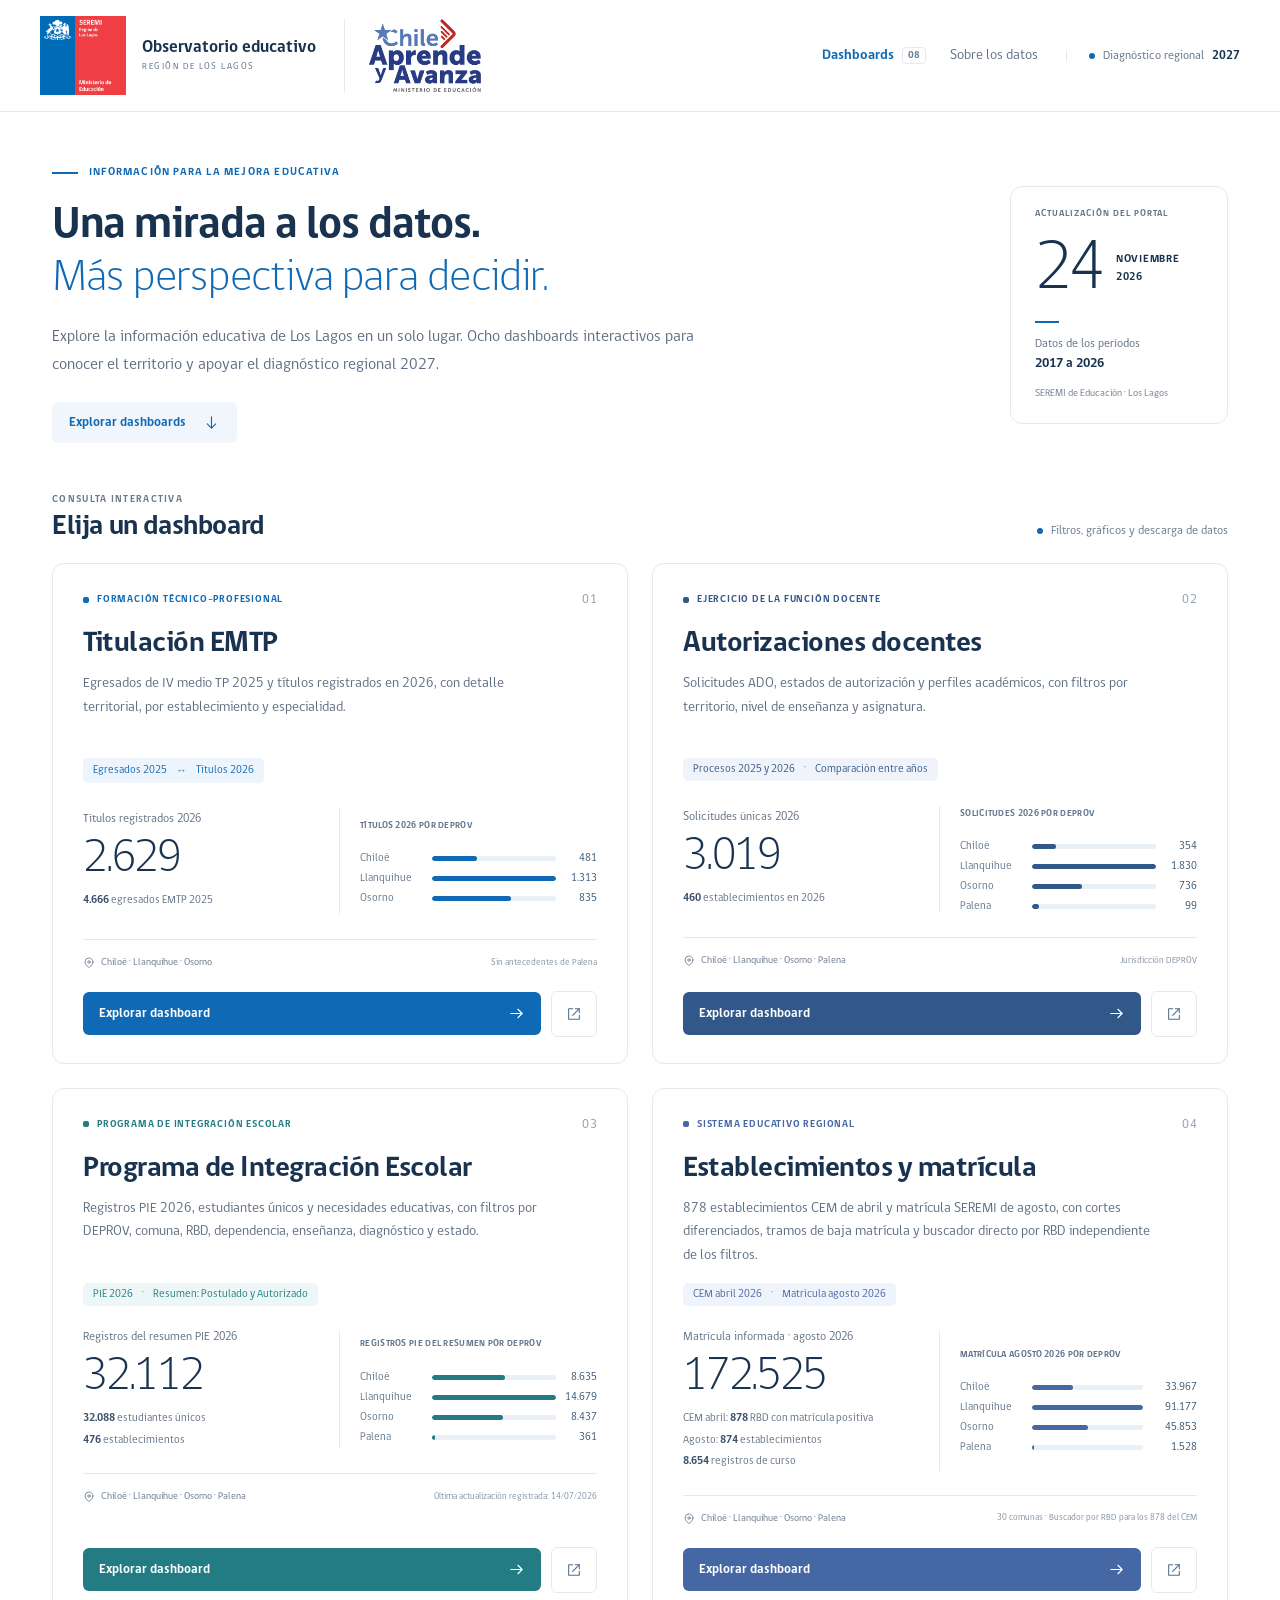
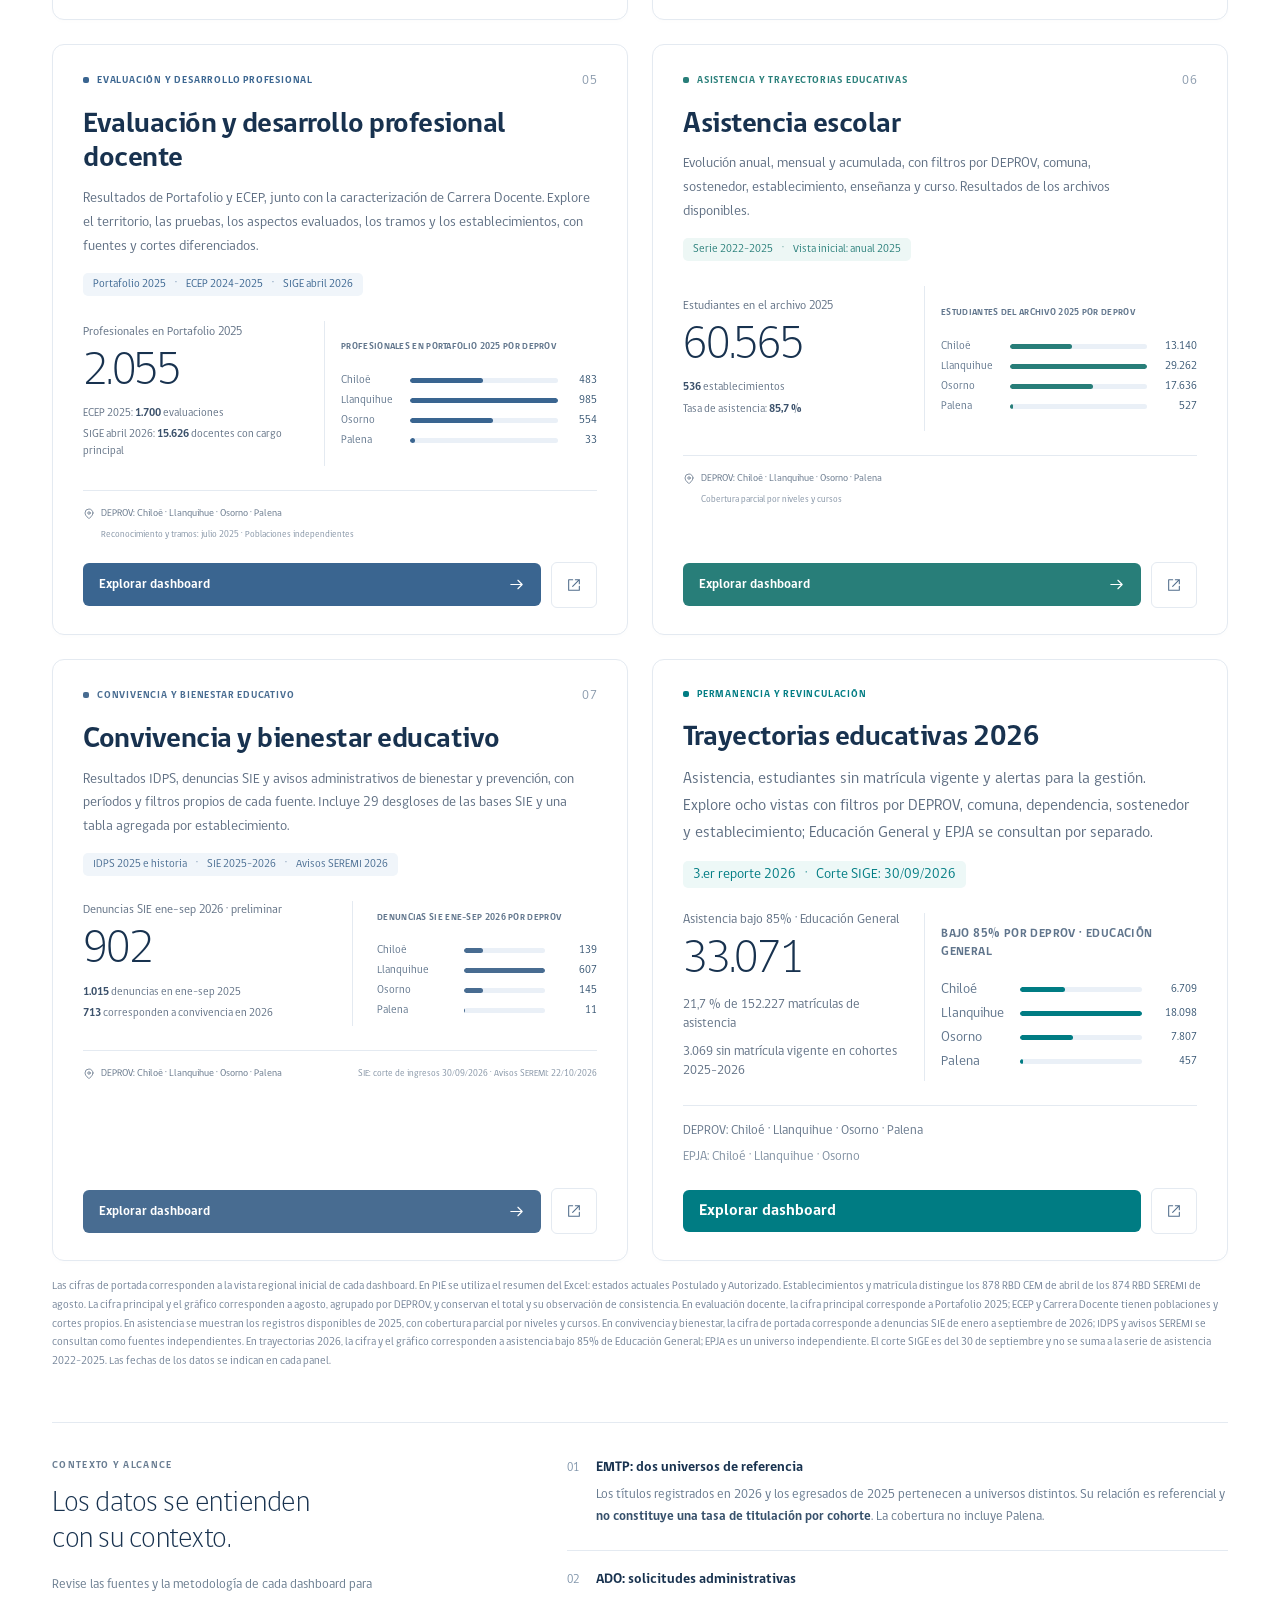
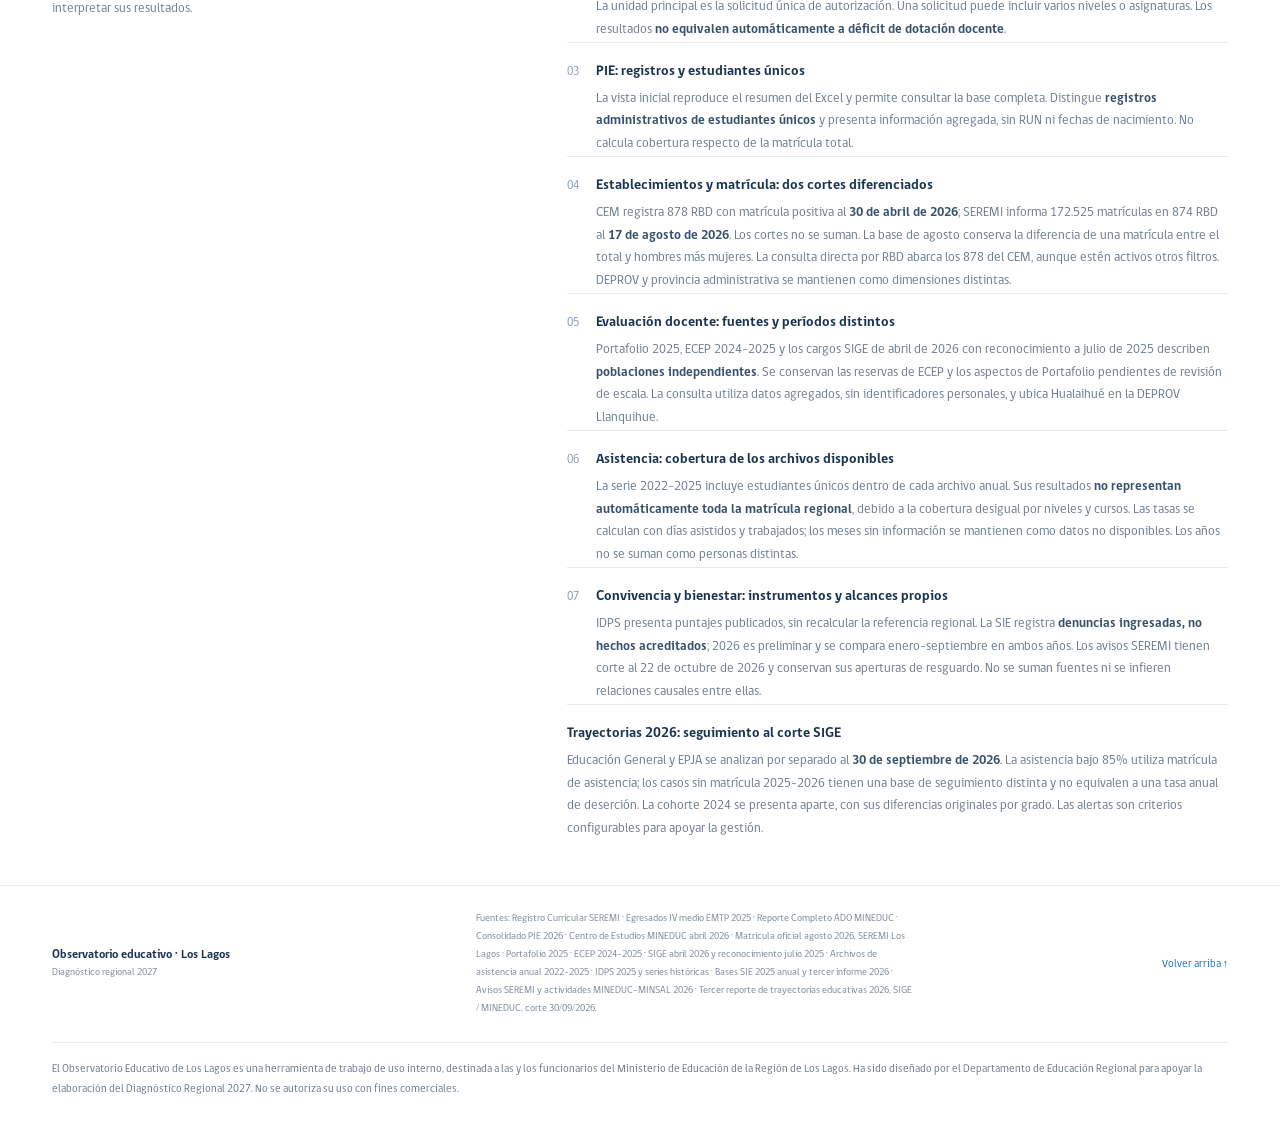
<file: site/index.html>
<!doctype html>
<html lang="es-CL">
<head>
  <meta charset="utf-8">
  <meta name="viewport" content="width=device-width, initial-scale=1">
  <meta name="theme-color" content="#ffffff">
  <meta name="description" content="Explore los dashboards de titulación EMTP, autorizaciones docentes, Programa de Integración Escolar, establecimientos y matrícula escolar, evaluación y desarrollo profesional docente, asistencia escolar, convivencia y bienestar educativo y trayectorias educativas 2026 de la Región de Los Lagos. Información territorial para el diagnóstico regional 2027.">
  <title>Observatorio Educativo · Los Lagos</title>
  <link rel="icon" href="./favicon.svg" type="image/svg+xml">
  <link rel="stylesheet" href="./styles.css">
  <link rel="stylesheet" href="./branding.css">
  <link rel="preload" href="./assets/fonts/gobcl-regular.woff" as="font" type="font/woff" crossorigin>
  <link rel="stylesheet" href="./modern.css">
  <script src="./app.js" defer></script>
</head>
<body>
  <a class="skip-link" href="#main">Ir al contenido</a>
  <header class="site-header">
    <div class="header-inner">
      <a class="brand" href="#inicio" aria-label="Observatorio Educativo Los Lagos, inicio">
        <img class="seremi-logo" src="./assets/logo-seremi-educacion-los-lagos.png" width="1134" height="1030" alt="SEREMI de Educación, Región de Los Lagos" decoding="async" fetchpriority="high">
        <span><strong>Observatorio educativo</strong><span class="brand-region">REGIÓN DE LOS LAGOS</span></span>
      </a>
      <div class="institutional-policy"><img class="policy-logo" src="./assets/logo-chile-aprende-y-avanza.png" width="217" height="142" alt="Chile Aprende y Avanza · Ministerio de Educación" decoding="async" fetchpriority="high"></div>
      <nav class="home-nav" aria-label="Navegación principal">
        <a class="nav-current" href="#paneles">Dashboards <span>08</span></a>
        <a href="#datos">Sobre los datos</a>
      </nav>
      <div class="header-context"><span class="status-dot"></span> Diagnóstico regional <strong>2027</strong></div>
      <a class="back-home" href="#inicio" aria-label="Volver al portal"><svg viewBox="0 0 24 24" aria-hidden="true"><path d="m14 6-6 6 6 6M8 12h13"/></svg><span>Volver al portal</span></a>
    </div>
  </header>

  <main id="main" class="home" tabindex="-1">
    <section class="hero content-width" aria-labelledby="hero-title">
      <div class="hero-main">
        <div class="eyebrow"><span class="eyebrow-line"></span> INFORMACIÓN PARA LA MEJORA EDUCATIVA</div>
        <h1 id="hero-title">Una mirada a los datos.<br><em>Más perspectiva para decidir.</em></h1>
        <p class="hero-description">Explore la información educativa de Los Lagos en un solo lugar. Ocho dashboards interactivos para conocer el territorio y apoyar el diagnóstico regional 2027.</p>
        <a class="hero-link" href="#paneles">Explorar dashboards <svg viewBox="0 0 24 24" aria-hidden="true"><path d="M12 4v16m-6-6 6 6 6-6"/></svg></a>
      </div>
      <aside class="edition" aria-label="Actualización del portal y períodos de los datos">
        <div class="edition-label">ACTUALIZACIÓN DEL PORTAL</div>
        <div class="edition-date">24<span>NOVIEMBRE<br>2026</span></div>
        <div class="edition-rule"></div>
        <p>Datos de los períodos <strong>2017 a 2026</strong></p>
        <span class="edition-source">SEREMI de Educación · Los Lagos</span>
      </aside>
    </section>

    <section id="paneles" class="dashboards-section content-width" aria-labelledby="panels-title">
      <div class="section-heading"><div><div class="eyebrow">CONSULTA INTERACTIVA</div><h2 id="panels-title">Elija un dashboard</h2></div><span class="section-note"><span class="status-dot"></span> Filtros, gráficos y descarga de datos</span></div>
      <div class="dashboard-grid">
        <article class="dashboard-card card-emtp">
          <div class="card-top"><span class="panel-category"><span class="category-square"></span> FORMACIÓN TÉCNICO-PROFESIONAL</span><span class="panel-number">01</span></div>
          <h3>Titulación EMTP</h3>
          <p class="card-description">Egresados de IV medio TP 2025 y títulos registrados en 2026, con detalle territorial, por establecimiento y especialidad.</p>
          <div class="period-tag">Egresados 2025 <span>↔</span> Títulos 2026</div>
          <div class="card-data">
            <div class="snapshot"><div class="snapshot-label">Títulos registrados 2026</div><strong id="emtp-total">2.629</strong><span><b id="emtp-graduates">4.666</b> egresados EMTP 2025</span></div>
            <div class="mini-chart"><div class="chart-heading">TÍTULOS 2026 POR DEPROV</div><div id="emtp-chart" class="chart-rows" aria-label="Títulos 2026 por Departamento Provincial"></div></div>
          </div>
          <div class="card-footnote"><svg viewBox="0 0 24 24" aria-hidden="true"><path d="M20 10c0 6-8 11-8 11S4 16 4 10a8 8 0 1 1 16 0Z"/><circle cx="12" cy="10" r="2.5"/></svg> Chiloé · Llanquihue · Osorno <span class="coverage-detail">Sin antecedentes de Palena</span></div>
          <div class="card-actions"><a class="open-panel" href="#emtp">Explorar dashboard <svg viewBox="0 0 24 24" aria-hidden="true"><path d="M4 12h16m-6-6 6 6-6 6"/></svg></a><a class="standalone-link" href="./paneles/emtp.html" target="_blank" rel="noopener" aria-label="Abrir titulación EMTP en una nueva pestaña"><svg viewBox="0 0 24 24" aria-hidden="true"><path d="M14 4h6v6m0-6-10 10M10 4H4v16h16v-6"/></svg></a></div>
        </article>
        <article class="dashboard-card card-ado">
          <div class="card-top"><span class="panel-category"><span class="category-square"></span> EJERCICIO DE LA FUNCIÓN DOCENTE</span><span class="panel-number">02</span></div>
          <h3>Autorizaciones docentes</h3>
          <p class="card-description">Solicitudes ADO, estados de autorización y perfiles académicos, con filtros por territorio, nivel de enseñanza y asignatura.</p>
          <div class="period-tag">Procesos 2025 y 2026 <span>·</span> Comparación entre años</div>
          <div class="card-data">
            <div class="snapshot"><div class="snapshot-label">Solicitudes únicas 2026</div><strong id="ado-total">3.019</strong><span><b id="ado-schools">460</b> establecimientos en 2026</span></div>
            <div class="mini-chart"><div class="chart-heading">SOLICITUDES 2026 POR DEPROV</div><div id="ado-chart" class="chart-rows" aria-label="Solicitudes únicas ADO 2026 por Departamento Provincial"></div></div>
          </div>
          <div class="card-footnote"><svg viewBox="0 0 24 24" aria-hidden="true"><path d="M20 10c0 6-8 11-8 11S4 16 4 10a8 8 0 1 1 16 0Z"/><circle cx="12" cy="10" r="2.5"/></svg> Chiloé · Llanquihue · Osorno · Palena <span class="coverage-detail">Jurisdicción DEPROV</span></div>
          <div class="card-actions"><a class="open-panel" href="#ado">Explorar dashboard <svg viewBox="0 0 24 24" aria-hidden="true"><path d="M4 12h16m-6-6 6 6-6 6"/></svg></a><a class="standalone-link" href="./paneles/ado.html" target="_blank" rel="noopener" aria-label="Abrir autorizaciones docentes en una nueva pestaña"><svg viewBox="0 0 24 24" aria-hidden="true"><path d="M14 4h6v6m0-6-10 10M10 4H4v16h16v-6"/></svg></a></div>
        </article>
        <article class="dashboard-card card-pie">
          <div class="card-top"><span class="panel-category"><span class="category-square"></span> PROGRAMA DE INTEGRACIÓN ESCOLAR</span><span class="panel-number">03</span></div>
          <h3>Programa de Integración Escolar</h3>
          <p class="card-description">Registros PIE 2026, estudiantes únicos y necesidades educativas, con filtros por DEPROV, comuna, RBD, dependencia, enseñanza, diagnóstico y estado.</p>
          <div class="period-tag">PIE 2026 <span>·</span> Resumen: Postulado y Autorizado</div>
          <div class="card-data">
            <div class="snapshot"><div class="snapshot-label">Registros del resumen PIE 2026</div><strong id="pie-total">32.112</strong><span><b id="pie-students">32.088</b> estudiantes únicos</span><span><b id="pie-schools">476</b> establecimientos</span></div>
            <div class="mini-chart"><div class="chart-heading">REGISTROS PIE DEL RESUMEN POR DEPROV</div><div id="pie-chart" class="chart-rows" aria-label="Registros PIE 2026 del resumen por Departamento Provincial"></div></div>
          </div>
          <div class="card-footnote"><svg viewBox="0 0 24 24" aria-hidden="true"><path d="M20 10c0 6-8 11-8 11S4 16 4 10a8 8 0 1 1 16 0Z"/><circle cx="12" cy="10" r="2.5"/></svg> Chiloé · Llanquihue · Osorno · Palena <span class="coverage-detail">Última actualización registrada: 14/07/2026</span></div>
          <div class="card-actions"><a class="open-panel" href="#pie">Explorar dashboard <svg viewBox="0 0 24 24" aria-hidden="true"><path d="M4 12h16m-6-6 6 6-6 6"/></svg></a><a class="standalone-link" href="./paneles/pie.html" target="_blank" rel="noopener" aria-label="Abrir Programa de Integración Escolar en una nueva pestaña"><svg viewBox="0 0 24 24" aria-hidden="true"><path d="M14 4h6v6m0-6-10 10M10 4H4v16h16v-6"/></svg></a></div>
        </article>
        <article class="dashboard-card card-matricula">
          <div class="card-top"><span class="panel-category"><span class="category-square"></span> SISTEMA EDUCATIVO REGIONAL</span><span class="panel-number">04</span></div>
          <h3>Establecimientos y matrícula</h3>
          <p class="card-description">878 establecimientos CEM de abril y matrícula SEREMI de agosto, con cortes diferenciados, tramos de baja matrícula y buscador directo por RBD independiente de los filtros.</p>
          <div class="period-tag">CEM abril 2026 <span>·</span> Matrícula agosto 2026</div>
          <div class="card-data">
            <div class="snapshot"><div class="snapshot-label">Matrícula informada · agosto 2026</div><strong id="matricula-total">172.525</strong><span>CEM abril: <b id="matricula-cem-schools">878</b> RBD con matrícula positiva</span><span>Agosto: <b id="matricula-schools">874</b> establecimientos</span><span><b id="matricula-courses">8.654</b> registros de curso</span></div>
            <div class="mini-chart"><div class="chart-heading">MATRÍCULA AGOSTO 2026 POR DEPROV</div><div id="matricula-chart" class="chart-rows" aria-label="Matrícula total informada al 17 de agosto de 2026 por jurisdicción educativa DEPROV"></div></div>
          </div>
          <div class="card-footnote"><svg viewBox="0 0 24 24" aria-hidden="true"><path d="M20 10c0 6-8 11-8 11S4 16 4 10a8 8 0 1 1 16 0Z"/><circle cx="12" cy="10" r="2.5"/></svg> Chiloé · Llanquihue · Osorno · Palena <span class="coverage-detail">30 comunas · Buscador por RBD para los 878 del CEM</span></div>
          <div class="card-actions"><a class="open-panel" href="#matricula">Explorar dashboard <svg viewBox="0 0 24 24" aria-hidden="true"><path d="M4 12h16m-6-6 6 6-6 6"/></svg></a><a class="standalone-link" href="./paneles/matricula.html" target="_blank" rel="noopener" aria-label="Abrir establecimientos y matrícula en una nueva pestaña"><svg viewBox="0 0 24 24" aria-hidden="true"><path d="M14 4h6v6m0-6-10 10M10 4H4v16h16v-6"/></svg></a></div>
        </article>
        <article class="dashboard-card card-evaluacion">
          <div class="card-top"><span class="panel-category"><span class="category-square"></span> EVALUACIÓN Y DESARROLLO PROFESIONAL</span><span class="panel-number">05</span></div>
          <h3>Evaluación y desarrollo profesional docente</h3>
          <p class="card-description">Resultados de Portafolio y ECEP, junto con la caracterización de Carrera Docente. Explore el territorio, las pruebas, los aspectos evaluados, los tramos y los establecimientos, con fuentes y cortes diferenciados.</p>
          <div class="period-tag">Portafolio 2025 <span>·</span> ECEP 2024–2025 <span>·</span> SIGE abril 2026</div>
          <div class="card-data">
            <div class="snapshot"><div class="snapshot-label">Profesionales en Portafolio 2025</div><strong id="evaluacion-total">2.055</strong><span>ECEP 2025: <b id="evaluacion-ecep">1.700</b> evaluaciones</span><span>SIGE abril 2026: <b id="evaluacion-primary">15.626</b> docentes con cargo principal</span></div>
            <div class="mini-chart"><div class="chart-heading">PROFESIONALES EN PORTAFOLIO 2025 POR DEPROV</div><div id="evaluacion-chart" class="chart-rows" aria-label="Profesionales en Portafolio 2025 por Departamento Provincial"></div></div>
          </div>
          <div class="card-footnote"><svg viewBox="0 0 24 24" aria-hidden="true"><path d="M20 10c0 6-8 11-8 11S4 16 4 10a8 8 0 1 1 16 0Z"/><circle cx="12" cy="10" r="2.5"/></svg> DEPROV: Chiloé · Llanquihue · Osorno · Palena <span class="coverage-detail">Reconocimiento y tramos: julio 2025 · Poblaciones independientes</span></div>
          <div class="card-actions"><a class="open-panel" href="#evaluacion">Explorar dashboard <svg viewBox="0 0 24 24" aria-hidden="true"><path d="M4 12h16m-6-6 6 6-6 6"/></svg></a><a class="standalone-link" href="./paneles/evaluacion-docente.html" target="_blank" rel="noopener" aria-label="Abrir evaluación y desarrollo profesional docente en una nueva pestaña"><svg viewBox="0 0 24 24" aria-hidden="true"><path d="M14 4h6v6m0-6-10 10M10 4H4v16h16v-6"/></svg></a></div>
        </article>
        <article class="dashboard-card card-asistencia">
          <div class="card-top"><span class="panel-category"><span class="category-square"></span> ASISTENCIA Y TRAYECTORIAS EDUCATIVAS</span><span class="panel-number">06</span></div>
          <h3>Asistencia escolar</h3>
          <p class="card-description">Evolución anual, mensual y acumulada, con filtros por DEPROV, comuna, sostenedor, establecimiento, enseñanza y curso. Resultados de los archivos disponibles.</p>
          <div class="period-tag">Serie 2022–2025 <span>·</span> Vista inicial: anual 2025</div>
          <div class="card-data">
            <div class="snapshot"><div class="snapshot-label">Estudiantes en el archivo 2025</div><strong id="asistencia-total">60.565</strong><span><b id="asistencia-schools">536</b> establecimientos</span><span>Tasa de asistencia: <b id="asistencia-rate">85,7 %</b></span></div>
            <div class="mini-chart"><div class="chart-heading">ESTUDIANTES DEL ARCHIVO 2025 POR DEPROV</div><div id="asistencia-chart" class="chart-rows" aria-label="Estudiantes del archivo de asistencia 2025 por Departamento Provincial"></div></div>
          </div>
          <div class="card-footnote"><svg viewBox="0 0 24 24" aria-hidden="true"><path d="M20 10c0 6-8 11-8 11S4 16 4 10a8 8 0 1 1 16 0Z"/><circle cx="12" cy="10" r="2.5"/></svg> DEPROV: Chiloé · Llanquihue · Osorno · Palena <span class="coverage-detail">Cobertura parcial por niveles y cursos</span></div>
          <div class="card-actions"><a class="open-panel" href="#asistencia">Explorar dashboard <svg viewBox="0 0 24 24" aria-hidden="true"><path d="M4 12h16m-6-6 6 6-6 6"/></svg></a><a class="standalone-link" href="./paneles/asistencia.html" target="_blank" rel="noopener" aria-label="Abrir asistencia escolar en una nueva pestaña"><svg viewBox="0 0 24 24" aria-hidden="true"><path d="M14 4h6v6m0-6-10 10M10 4H4v16h16v-6"/></svg></a></div>
        </article>
        <article class="dashboard-card card-convivencia">
          <div class="card-top"><span class="panel-category"><span class="category-square"></span> CONVIVENCIA Y BIENESTAR EDUCATIVO</span><span class="panel-number">07</span></div>
          <h3>Convivencia y bienestar educativo</h3>
          <p class="card-description">Resultados IDPS, denuncias SIE y avisos administrativos de bienestar y prevención, con períodos y filtros propios de cada fuente. Incluye 29 desgloses de las bases SIE y una tabla agregada por establecimiento.</p>
          <div class="period-tag">IDPS 2025 e historia <span>·</span> SIE 2025–2026 <span>·</span> Avisos SEREMI 2026</div>
          <div class="card-data">
            <div class="snapshot"><div class="snapshot-label">Denuncias SIE ene–sep 2026 · preliminar</div><strong id="convivencia-total">902</strong><span><b id="convivencia-previous">1.015</b> denuncias en ene–sep 2025</span><span><b id="convivencia-convivencia">713</b> corresponden a convivencia en 2026</span></div>
            <div class="mini-chart"><div class="chart-heading">DENUNCIAS SIE ENE–SEP 2026 POR DEPROV</div><div id="convivencia-chart" class="chart-rows" aria-label="Denuncias ingresadas SIE entre enero y septiembre de 2026 por Departamento Provincial"></div></div>
          </div>
          <div class="card-footnote"><svg viewBox="0 0 24 24" aria-hidden="true"><path d="M20 10c0 6-8 11-8 11S4 16 4 10a8 8 0 1 1 16 0Z"/><circle cx="12" cy="10" r="2.5"/></svg> DEPROV: Chiloé · Llanquihue · Osorno · Palena <span class="coverage-detail">SIE: corte de ingresos 30/09/2026 · Avisos SEREMI: 22/10/2026</span></div>
          <div class="card-actions"><a class="open-panel" href="#convivencia">Explorar dashboard <svg viewBox="0 0 24 24" aria-hidden="true"><path d="M4 12h16m-6-6 6 6-6 6"/></svg></a><a class="standalone-link" href="./paneles/convivencia-bienestar.html" target="_blank" rel="noopener" aria-label="Abrir convivencia y bienestar educativo en una nueva pestaña"><svg viewBox="0 0 24 24" aria-hidden="true"><path d="M14 4h6v6m0-6-10 10M10 4H4v16h16v-6"/></svg></a></div>
        </article>
        <article class="dashboard-card card-trayectorias">
          <div class="card-top"><span class="panel-category"><span class="category-square"></span> PERMANENCIA Y REVINCULACIÓN</span></div>
          <h3>Trayectorias educativas 2026</h3>
          <p class="card-description">Asistencia, estudiantes sin matrícula vigente y alertas para la gestión. Explore ocho vistas con filtros por DEPROV, comuna, dependencia, sostenedor y establecimiento; Educación General y EPJA se consultan por separado.</p>
          <div class="period-tag">3.er reporte 2026 <span>·</span> Corte SIGE: 30/09/2026</div>
          <div class="card-data">
            <div class="snapshot"><div class="snapshot-label">Asistencia bajo 85% · Educación General</div><strong id="trayectorias-total">33.071</strong><span>21,7 % de 152.227 matrículas de asistencia</span><span>3.069 sin matrícula vigente en cohortes 2025–2026</span></div>
            <div class="mini-chart"><div class="chart-heading">BAJO 85% POR DEPROV · EDUCACIÓN GENERAL</div><div id="trayectorias-chart" class="chart-rows" aria-label="Estudiantes de Educación General con asistencia bajo 85 por ciento, por Departamento Provincial"></div></div>
          </div>
          <div class="card-footnote">DEPROV: Chiloé · Llanquihue · Osorno · Palena <span class="coverage-detail">EPJA: Chiloé · Llanquihue · Osorno</span></div>
          <div class="card-actions"><a class="open-panel" href="#trayectorias">Explorar dashboard</a><a class="standalone-link" href="./paneles/trayectorias.html" target="_blank" rel="noopener" aria-label="Abrir trayectorias educativas 2026 en una nueva pestaña"><svg viewBox="0 0 24 24" aria-hidden="true"><path d="M14 4h6v6m0-6-10 10M10 4H4v16h16v-6"/></svg></a></div>
        </article>
      </div>
      <p class="snapshot-note">Las cifras de portada corresponden a la vista regional inicial de cada dashboard. En PIE se utiliza el resumen del Excel: estados actuales Postulado y Autorizado. Establecimientos y matrícula distingue los 878 RBD CEM de abril de los 874 RBD SEREMI de agosto. La cifra principal y el gráfico corresponden a agosto, agrupado por DEPROV, y conservan el total y su observación de consistencia. En evaluación docente, la cifra principal corresponde a Portafolio 2025; ECEP y Carrera Docente tienen poblaciones y cortes propios. En asistencia se muestran los registros disponibles de 2025, con cobertura parcial por niveles y cursos. En convivencia y bienestar, la cifra de portada corresponde a denuncias SIE de enero a septiembre de 2026; IDPS y avisos SEREMI se consultan como fuentes independientes. En trayectorias 2026, la cifra y el gráfico corresponden a asistencia bajo 85% de Educación General; EPJA es un universo independiente. El corte SIGE es del 30 de septiembre y no se suma a la serie de asistencia 2022–2025. Las fechas de los datos se indican en cada panel.</p>
    </section>

    <section id="datos" class="data-context content-width" aria-labelledby="data-title">
      <div class="data-intro"><div class="eyebrow">CONTEXTO Y ALCANCE</div><h2 id="data-title">Los datos se entienden<br>con su contexto.</h2><p>Revise las fuentes y la metodología de cada dashboard para interpretar sus resultados.</p></div>
      <div class="context-notes">
        <div class="context-item"><span class="context-index">01</span><div><h3>EMTP: dos universos de referencia</h3><p>Los títulos registrados en 2026 y los egresados de 2025 pertenecen a universos distintos. Su relación es referencial y <strong>no constituye una tasa de titulación por cohorte</strong>. La cobertura no incluye Palena.</p></div></div>
        <div class="context-item"><span class="context-index">02</span><div><h3>ADO: solicitudes administrativas</h3><p>La unidad principal es la solicitud única de autorización. Una solicitud puede incluir varios niveles o asignaturas. Los resultados <strong>no equivalen automáticamente a déficit de dotación docente</strong>.</p></div></div>
        <div class="context-item"><span class="context-index">03</span><div><h3>PIE: registros y estudiantes únicos</h3><p>La vista inicial reproduce el resumen del Excel y permite consultar la base completa. Distingue <strong>registros administrativos de estudiantes únicos</strong> y presenta información agregada, sin RUN ni fechas de nacimiento. No calcula cobertura respecto de la matrícula total.</p></div></div>
        <div class="context-item"><span class="context-index">04</span><div><h3>Establecimientos y matrícula: dos cortes diferenciados</h3><p>CEM registra 878 RBD con matrícula positiva al <strong>30 de abril de 2026</strong>; SEREMI informa 172.525 matrículas en 874 RBD al <strong>17 de agosto de 2026</strong>. Los cortes no se suman. La base de agosto conserva la diferencia de una matrícula entre el total y hombres más mujeres. La consulta directa por RBD abarca los 878 del CEM, aunque estén activos otros filtros. DEPROV y provincia administrativa se mantienen como dimensiones distintas.</p></div></div>
        <div class="context-item"><span class="context-index">05</span><div><h3>Evaluación docente: fuentes y períodos distintos</h3><p>Portafolio 2025, ECEP 2024–2025 y los cargos SIGE de abril de 2026 con reconocimiento a julio de 2025 describen <strong>poblaciones independientes</strong>. Se conservan las reservas de ECEP y los aspectos de Portafolio pendientes de revisión de escala. La consulta utiliza datos agregados, sin identificadores personales, y ubica Hualaihué en la DEPROV Llanquihue.</p></div></div>
        <div class="context-item"><span class="context-index">06</span><div><h3>Asistencia: cobertura de los archivos disponibles</h3><p>La serie 2022–2025 incluye estudiantes únicos dentro de cada archivo anual. Sus resultados <strong>no representan automáticamente toda la matrícula regional</strong>, debido a la cobertura desigual por niveles y cursos. Las tasas se calculan con días asistidos y trabajados; los meses sin información se mantienen como datos no disponibles. Los años no se suman como personas distintas.</p></div></div>
        <div class="context-item"><span class="context-index">07</span><div><h3>Convivencia y bienestar: instrumentos y alcances propios</h3><p>IDPS presenta puntajes publicados, sin recalcular la referencia regional. La SIE registra <strong>denuncias ingresadas, no hechos acreditados</strong>; 2026 es preliminar y se compara enero–septiembre en ambos años. Los avisos SEREMI tienen corte al 22 de octubre de 2026 y conservan sus aperturas de resguardo. No se suman fuentes ni se infieren relaciones causales entre ellas.</p></div></div>
        <div class="context-item"><div><h3>Trayectorias 2026: seguimiento al corte SIGE</h3><p>Educación General y EPJA se analizan por separado al <strong>30 de septiembre de 2026</strong>. La asistencia bajo 85% utiliza matrícula de asistencia; los casos sin matrícula 2025–2026 tienen una base de seguimiento distinta y no equivalen a una tasa anual de deserción. La cohorte 2024 se presenta aparte, con sus diferencias originales por grado. Las alertas son criterios configurables para apoyar la gestión.</p></div></div>
      </div>
    </section>
    <footer class="site-footer"><div class="content-width footer-inner"><div><strong>Observatorio educativo · Los Lagos</strong><span>Diagnóstico regional 2027</span></div><p>Fuentes: Registro Curricular SEREMI · Egresados IV medio EMTP 2025 · Reporte Completo ADO MINEDUC · Consolidado PIE 2026 · Centro de Estudios MINEDUC abril 2026 · Matrícula oficial agosto 2026, SEREMI Los Lagos · Portafolio 2025 · ECEP 2024–2025 · SIGE abril 2026 y reconocimiento julio 2025 · Archivos de asistencia anual 2022–2025 · IDPS 2025 y series históricas · Bases SIE 2025 anual y tercer informe 2026 · Avisos SEREMI y actividades MINEDUC–MINSAL 2026 · Tercer reporte de trayectorias educativas 2026, SIGE / MINEDUC, corte 30/09/2026.</p><a href="#inicio">Volver arriba ↑</a></div><div id="uso-interno" class="institutional-notice content-width" aria-label="Uso institucional y autoría"><p>El Observatorio Educativo de Los Lagos es una herramienta de trabajo de uso interno, destinada a las y los funcionarios del Ministerio de Educación de la Región de Los Lagos. Ha sido diseñado por el Departamento de Educación Regional para apoyar la elaboración del Diagnóstico Regional 2027. No se autoriza su uso con fines comerciales.</p></div></footer>
  </main>

  <section id="viewer" class="viewer" aria-label="Visor de dashboards" hidden>
    <div class="viewer-toolbar">
      <div class="viewer-switch" role="tablist" aria-label="Seleccionar dashboard"><a id="tab-emtp" role="tab" aria-selected="false" aria-controls="panel-emtp" href="#emtp" data-panel="emtp"><span class="tab-dot emtp-dot"></span>Titulación EMTP</a><a id="tab-ado" role="tab" aria-selected="false" aria-controls="panel-ado" href="#ado" data-panel="ado"><span class="tab-dot ado-dot"></span>Autorizaciones docentes</a><a id="tab-pie" role="tab" aria-selected="false" aria-controls="panel-pie" aria-label="Programa de Integración Escolar" href="#pie" data-panel="pie"><span class="tab-dot pie-dot"></span>PIE</a><a id="tab-matricula" role="tab" aria-selected="false" aria-controls="panel-matricula" href="#matricula" data-panel="matricula"><span class="tab-dot matricula-dot"></span>Establecimientos y matrícula</a><a id="tab-evaluacion" role="tab" aria-selected="false" aria-controls="panel-evaluacion" href="#evaluacion" data-panel="evaluacion"><span class="tab-dot evaluacion-dot"></span>Evaluación docente</a><a id="tab-asistencia" role="tab" aria-selected="false" aria-controls="panel-asistencia" href="#asistencia" data-panel="asistencia"><span class="tab-dot asistencia-dot"></span>Asistencia escolar</a><a id="tab-convivencia" role="tab" aria-selected="false" aria-controls="panel-convivencia" href="#convivencia" data-panel="convivencia"><span class="tab-dot convivencia-dot"></span>Convivencia y bienestar</a><a id="tab-trayectorias" role="tab" aria-selected="false" aria-controls="panel-trayectorias" href="#trayectorias" data-panel="trayectorias"><span class="tab-dot trayectorias-dot"></span>Trayectorias 2026</a></div>
      <div class="viewer-actions"><button id="fullscreen" type="button" title="Ampliar el visor" aria-label="Ampliar el visor"><svg viewBox="0 0 24 24" aria-hidden="true"><path d="M9 4H4v5m11-5h5v5M4 15v5h5m11-5v5h-5"/></svg><span>Ampliar</span></button><a id="open-original" href="./paneles/emtp.html" target="_blank" rel="noopener" title="Abrir el dashboard en una nueva pestaña"><svg viewBox="0 0 24 24" aria-hidden="true"><path d="M14 4h6v6m0-6-10 10M10 4H4v16h16v-6"/></svg><span>Nueva pestaña</span></a></div>
    </div>
    <div class="viewer-stage" id="viewer-stage">
      <div id="panel-emtp" class="frame-panel" role="tabpanel" aria-labelledby="tab-emtp" hidden><iframe id="frame-emtp" title="Dashboard interactivo de titulación EMTP de Los Lagos" data-src="./paneles/emtp.html" allow="fullscreen" loading="eager"></iframe></div>
      <div id="panel-ado" class="frame-panel" role="tabpanel" aria-labelledby="tab-ado" hidden><iframe id="frame-ado" title="Dashboard interactivo de autorizaciones docentes de Los Lagos" data-src="./paneles/ado.html" allow="fullscreen" loading="eager"></iframe></div>
      <div id="panel-pie" class="frame-panel" role="tabpanel" aria-labelledby="tab-pie" hidden><iframe id="frame-pie" title="Dashboard interactivo del Programa de Integración Escolar 2026 de Los Lagos" data-src="./paneles/pie.html" allow="fullscreen" loading="eager"></iframe></div>
      <div id="panel-matricula" class="frame-panel" role="tabpanel" aria-labelledby="tab-matricula" hidden><iframe id="frame-matricula" title="Dashboard interactivo de establecimientos CEM abril y matrícula SEREMI agosto 2026 de Los Lagos" data-src="./paneles/matricula.html" allow="fullscreen" loading="eager"></iframe></div>
      <div id="panel-evaluacion" class="frame-panel" role="tabpanel" aria-labelledby="tab-evaluacion" hidden><iframe id="frame-evaluacion" title="Dashboard interactivo de evaluación y desarrollo profesional docente de Los Lagos" data-src="./paneles/evaluacion-docente.html" allow="fullscreen" loading="eager"></iframe></div>
      <div id="panel-asistencia" class="frame-panel" role="tabpanel" aria-labelledby="tab-asistencia" hidden><iframe id="frame-asistencia" title="Dashboard interactivo de asistencia escolar 2022 a 2025 de Los Lagos" data-src="./paneles/asistencia.html" allow="fullscreen" loading="eager"></iframe></div>
      <div id="panel-convivencia" class="frame-panel" role="tabpanel" aria-labelledby="tab-convivencia" hidden><iframe id="frame-convivencia" title="Dashboard interactivo de convivencia y bienestar educativo de Los Lagos" data-src="./paneles/convivencia-bienestar.html" allow="fullscreen" loading="eager"></iframe></div>
      <div id="panel-trayectorias" class="frame-panel" role="tabpanel" aria-labelledby="tab-trayectorias" hidden><iframe id="frame-trayectorias" title="Dashboard interactivo de trayectorias educativas 2026 de Los Lagos, Educación General y EPJA" data-src="./paneles/trayectorias.html" allow="fullscreen" loading="eager"></iframe></div>
      <div id="viewer-loading" class="viewer-loading" role="status" hidden><span class="loading-ring"></span><strong>Preparando el dashboard</strong><span>Cargando datos, filtros y gráficos…</span></div>
      <div id="viewer-error" class="viewer-error" role="alert" hidden><h2>No se pudo cargar el dashboard</h2><p>Vuelva a intentarlo o ábralo en una nueva pestaña.</p><button id="retry-panel" type="button">Volver a cargar</button><a id="fallback-original" href="./paneles/emtp.html" target="_blank" rel="noopener">Abrir en una nueva pestaña ↗</a></div>
    </div>
    <div class="viewer-caption"><span id="viewer-caption-text">Egresados 2025 · Títulos 2026 · Corte 16/10/2026</span><a id="download-original" href="./paneles/emtp.html" download="Dashboard_EMTP_Los_Lagos.html">Descargar dashboard HTML ↓</a></div>
    <div class="viewer-institutional-notice"><span>Herramienta de uso interno del Ministerio de Educación de la Región de Los Lagos. No se autoriza su uso con fines comerciales.</span><a href="#uso-interno">Uso institucional y autoría</a></div>
  </section>
  <div id="announcement" class="sr-only" role="status" aria-live="polite"></div>
</body>
</html>
</file>
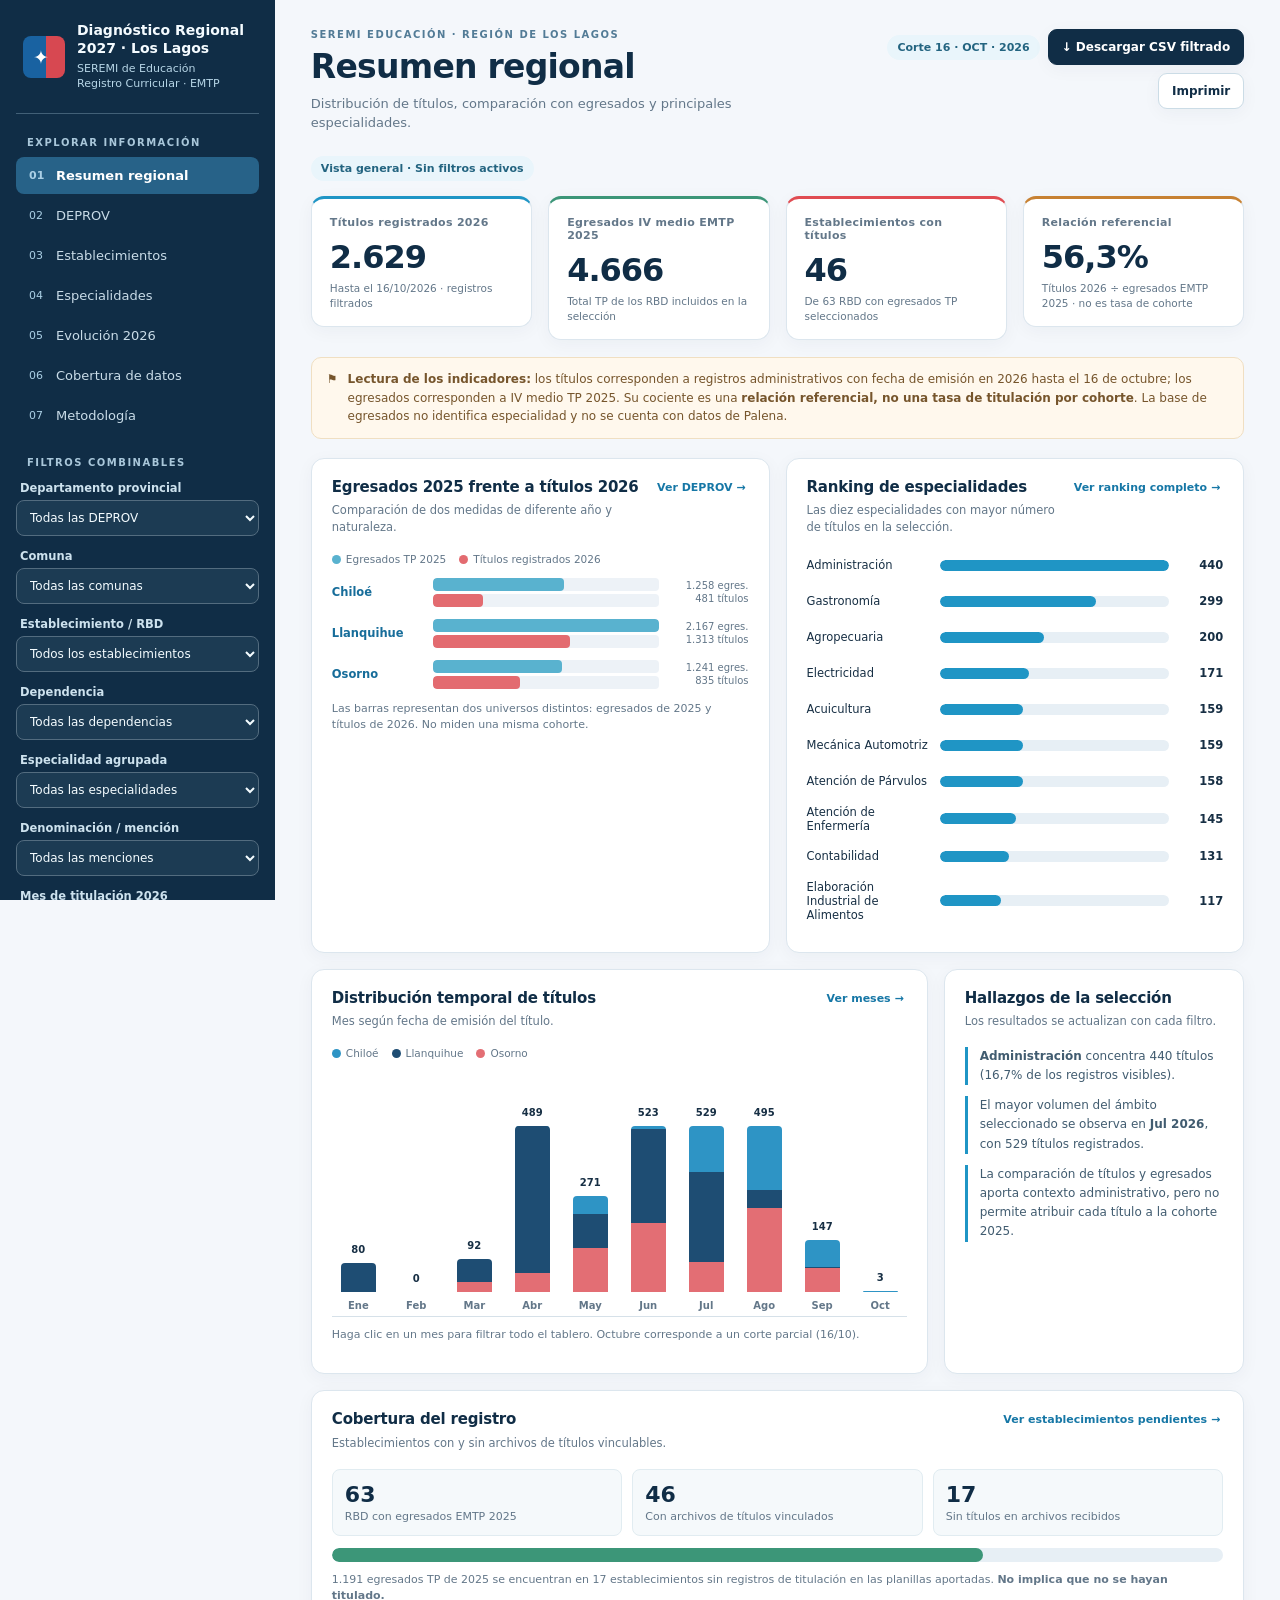
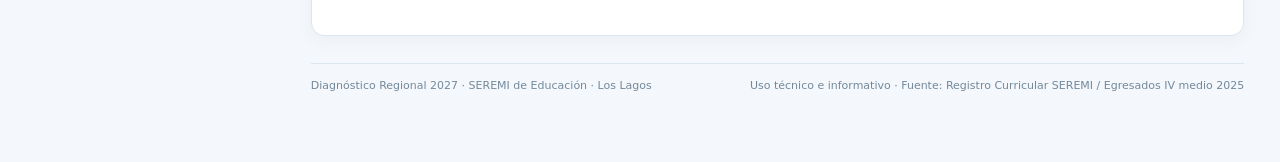
<file: site/paneles/emtp.html>
<!DOCTYPE html>
<html lang="es">
<head>
<meta charset="UTF-8" />
<meta name="viewport" content="width=device-width,initial-scale=1" />
<meta name="description" content="Panel interactivo de egresados EMTP 2025 y títulos registrados durante 2026 en la Región de Los Lagos." />
<title>Titulación EMTP 2026 · Diagnóstico Regional Los Lagos 2027</title>
<style>
:root{--navy:#102d46;--navy2:#183c5b;--cyan:#1f95c5;--cyan2:#e8f5fb;--red:#e04c52;--bg:#f4f7fb;--surface:#fff;--ink:#172f44;--muted:#637789;--line:#dce6ee;--green:#3c9678;--amber:#c78132;--shadow:0 4px 18px rgba(28,54,78,.045);--font:system-ui,-apple-system,"Segoe UI",Arial,sans-serif}
*{box-sizing:border-box}html{scroll-behavior:smooth}body{background:var(--bg);color:var(--ink);font-family:var(--font);margin:0;font-size:14px}button,select,input{font:inherit}button{cursor:pointer}button:focus-visible,select:focus-visible,input:focus-visible{outline:3px solid #8cd6ed;outline-offset:2px}.app{min-height:100vh;display:grid;grid-template-columns:275px minmax(0,1fr)}
.aside{background:var(--navy);color:#f4fbff;position:sticky;top:0;height:100vh;overflow-y:auto;padding:22px 16px;scrollbar-width:thin}.brand{display:flex;align-items:center;gap:12px;border-bottom:1px solid #426077;padding:0 7px 21px}.mark{width:42px;height:42px;flex-shrink:0;border-radius:8px;overflow:hidden;background:linear-gradient(90deg,#1962a1 0 55%,#d74851 55%);position:relative}.mark:after{content:"✦";position:absolute;top:10px;left:10px;color:white;font-size:19px}.brand strong{display:block;font-size:14px;line-height:1.25}.brand small{color:#b7d6e7;font-size:11px;line-height:1.4;display:block;margin-top:4px}.sidebar-label{color:#a9c7da;text-transform:uppercase;letter-spacing:1.5px;font-weight:750;font-size:10px;margin:23px 11px 9px}.nav{display:flex;flex-direction:column;gap:3px}.nav button{border:0;background:transparent;color:#c9dce8;text-align:left;padding:11px 13px;border-radius:8px;width:100%;display:flex;align-items:center;gap:10px;font-size:13px;transition:background .15s,color .15s}.nav button:hover{background:#244965}.nav button.active{color:white;background:#276288;font-weight:750}.nav button .num{font-variant-numeric:tabular-nums;color:#abd0e6;font-size:11px;width:17px}.filters label{display:block;font-size:11.5px;color:#cde2ee;margin:13px 4px 5px;font-weight:650}.filters select,.filters input{width:100%;border:1px solid #536c7f;border-radius:8px;background:#1c3b53;color:#f4fcff;min-height:36px;padding:8px 9px;font-size:12px}.filters input::placeholder{color:#b5c9d7}.filters select option{color:#142b3e;background:white}.reset{background:transparent;color:white;border:1px solid #66869d;padding:10px;width:100%;border-radius:8px;margin:18px 0 10px;font-size:12px;font-weight:650}.reset:hover{background:#294f69}.aside-foot{color:#a6c3d5;padding:13px 8px 22px;font-size:11px;line-height:1.6;border-top:1px solid #31546d;margin-top:8px}.main{min-width:0;padding:29px clamp(14px,2.8vw,40px) 55px;max-width:1740px;width:100%;margin:auto}.topbar{display:flex;align-items:flex-start;justify-content:space-between;gap:14px;margin-bottom:23px}.eyebrow{letter-spacing:1.5px;text-transform:uppercase;font-weight:800;color:#527b96;font-size:10px;margin:0 0 8px}.title{font-size:clamp(24px,2.6vw,33px);line-height:1.14;margin:0 0 8px;letter-spacing:-.75px;color:var(--navy)}.subtitle{color:var(--muted);line-height:1.5;font-size:13px;margin:0;max-width:760px}.actions{display:flex;align-items:center;gap:8px;flex-wrap:wrap;justify-content:flex-end}.btn{border:1px solid #cbdce6;background:#fff;color:var(--navy);font-weight:700;padding:10px 13px;border-radius:9px;font-size:12px;white-space:nowrap;box-shadow:var(--shadow)}.btn:hover{background:#eaf3f9}.btn.primary{background:var(--navy);border-color:var(--navy);color:white}.btn.primary:hover{background:var(--navy2)}.tag{display:inline-flex;align-items:center;gap:5px;font-size:11px;background:#e9f5fb;color:#236480;border-radius:30px;padding:6px 10px;font-weight:750}.tags{display:flex;gap:7px;flex-wrap:wrap;margin:0 0 15px}.tag.clearable{background:#dcecf5;border:1px solid #bdd7e7;cursor:pointer}.warning{background:#fff8ed;border:1px solid #f0dfc2;color:#76552c;border-radius:10px;padding:12px 15px;font-size:12px;line-height:1.55;margin:16px 0 19px;display:flex;gap:10px;align-items:flex-start}.warning strong{font-weight:800}.note{color:var(--muted);font-size:11px;line-height:1.5;margin-top:10px}.grid{display:grid;grid-template-columns:repeat(12,minmax(0,1fr));gap:16px}.span-12{grid-column:span 12}.span-8{grid-column:span 8}.span-7{grid-column:span 7}.span-6{grid-column:span 6}.span-5{grid-column:span 5}.span-4{grid-column:span 4}.span-3{grid-column:span 3}.kpis{margin-bottom:17px}.kpi{background:var(--surface);border:1px solid var(--line);border-radius:13px;padding:17px 18px 14px;min-height:118px;box-shadow:var(--shadow)}.kpi .kpi-label{font-size:11px;font-weight:700;letter-spacing:.3px;color:var(--muted);margin-bottom:12px}.kpi .kpi-value{font-weight:850;color:var(--navy);font-size:clamp(25px,2.5vw,33px);letter-spacing:-1px;line-height:1}.kpi .kpi-sub{font-size:10.5px;color:var(--muted);line-height:1.5;margin-top:8px}.kpi.accent{border-top:3px solid var(--cyan)}.kpi.green{border-top:3px solid var(--green)}.kpi.rose{border-top:3px solid var(--red)}.kpi.amber{border-top:3px solid var(--amber)}.card{background:var(--surface);border:1px solid var(--line);border-radius:13px;box-shadow:var(--shadow);padding:19px 20px;min-width:0}.cardhead{display:flex;align-items:start;justify-content:space-between;gap:8px;margin-bottom:17px}.card h2,.card h3{color:var(--navy);font-size:15px;letter-spacing:-.2px;line-height:1.3;margin:0 0 5px}.card p.desc{font-size:11.5px;color:var(--muted);margin:0;line-height:1.45}.linkbtn{background:transparent;border:0;color:#1677a6;font-weight:750;font-size:11px;padding:3px;white-space:nowrap}.linkbtn:hover{text-decoration:underline}.sectionlead{display:flex;align-items:center;justify-content:space-between;gap:12px;margin:10px 0 14px}.sectionlead h2{margin:0;color:var(--navy);font-size:20px}.sectionlead p{margin:5px 0 0;color:var(--muted);font-size:12px}.muted{color:var(--muted)}.small{font-size:11px}.mono{font-variant-numeric:tabular-nums;font-feature-settings:"tnum"}.flex{display:flex;gap:8px;align-items:center}.right{text-align:right}.center{text-align:center}.pbar-row{display:grid;grid-template-columns:minmax(95px,1.6fr) minmax(0,3fr) 42px;gap:12px;align-items:center;margin:11px 0;min-height:25px}.pbar-label{font-size:11.5px;line-height:1.25;overflow-wrap:anywhere}.pbar-track{height:11px;border-radius:20px;background:#e7eff5;overflow:hidden}.pbar-fill{background:var(--cyan);height:100%;border-radius:20px;min-width:0}.pbar-row button{border:0;background:transparent;padding:0;color:var(--ink);text-align:left;font-size:11.5px}.pbar-row button:hover{text-decoration:underline}.pbar-row b{font-size:11.5px;text-align:right}.legend{display:flex;flex-wrap:wrap;gap:13px;font-size:10.5px;color:var(--muted);margin:6px 0 13px}.dot{display:inline-block;width:9px;height:9px;border-radius:50%;margin-right:5px;vertical-align:middle}.duobar{display:flex;gap:5px;align-items:center;margin:12px 0}.duolabel{width:96px;font-size:12px;font-weight:700}.duotracks{flex:1;display:grid;gap:3px;min-width:0}.track{background:#edf2f7;border-radius:4px;height:13px;overflow:hidden}.fill{height:100%;border-radius:4px}.fill.grad{background:#59b2cf}.fill.title{background:#e36b70}.duocount{width:85px;text-align:right;font-size:10px;color:var(--muted);line-height:1.3}.card .divider{height:1px;background:var(--line);margin:17px 0}.timeline{height:245px;display:flex;gap:9px;align-items:flex-end;justify-content:space-between;border-bottom:1px solid #d6e1e9;padding:35px 2px 0}.month-col{flex:1;min-width:0;max-width:90px;display:flex;align-items:center;flex-direction:column;justify-content:flex-end;height:100%;border:0;padding:0;background:transparent;color:var(--ink)}.month-stack{height:var(--h);width:72%;max-width:55px;min-height:0;display:flex;flex-direction:column;justify-content:flex-end;border-radius:4px 4px 0 0;overflow:hidden;outline:2px solid transparent;outline-offset:2px}.month-col.active .month-stack{outline-color:var(--cyan)}.month-col:hover .month-stack{filter:saturate(1.25)}.segment{width:100%}.month-count{font-size:10px;font-weight:800;margin-bottom:8px;white-space:nowrap}.month-name{font-size:10px;color:var(--muted);font-weight:700;padding:8px 0 0;min-height:24px}.month-col.active .month-name{color:#00699c}.chips{display:flex;gap:7px;flex-wrap:wrap}.chip{border:1px solid #d4e1e9;background:#fff;color:#466277;padding:6px 10px;border-radius:20px;font-size:11px;font-weight:650}.chip.active{background:#e0f3fc;border-color:#95cbe3;color:#135477}.scroll-table{overflow-x:auto;max-width:100%;scrollbar-color:#a5c8da #f1f6f9}.datatable{border-collapse:collapse;width:100%;white-space:nowrap;line-height:1.45;font-size:11.5px}.datatable th{position:sticky;top:0;background:#eff5f9;text-align:left;font-size:10px;letter-spacing:.3px;text-transform:uppercase;color:#516b7d;font-weight:850;padding:11px 12px;border-bottom:1px solid #d6e3ec}.datatable td{padding:10px 12px;border-bottom:1px solid #e8eef2;vertical-align:middle}.datatable tr:nth-child(even) td{background:#fbfdfe}.datatable tr:hover td{background:#f1faff}.datatable .name{white-space:normal;min-width:190px;max-width:325px;font-weight:650}.datatable .sp{white-space:normal;min-width:180px;max-width:300px}.datatable .num{text-align:right;font-variant-numeric:tabular-nums}.datatable .bold{font-weight:850;color:var(--navy)}.tablebtn{border:0;background:transparent;color:#176d9a;font-size:11.5px;font-weight:750;text-align:left;padding:0}.tablebtn:hover{text-decoration:underline}.pill{border-radius:20px;display:inline-flex;padding:4px 8px;font-size:10px;white-space:nowrap;font-weight:750}.pill.ok{background:#e5f6ee;color:#258265}.pill.none{background:#fef1e7;color:#a65f31}.pill.ref{background:#edf3f9;color:#45677b}.controls{display:flex;justify-content:flex-end;gap:8px;align-items:center;flex-wrap:wrap;margin:0 0 12px}.controls select{padding:7px 10px;border:1px solid #cadde8;border-radius:7px;background:white;color:var(--ink);font-size:11px}.statline{display:flex;gap:12px;align-items:center;justify-content:space-between;padding:10px 0;border-bottom:1px solid var(--line)}.statline:last-child{border-bottom:0}.statline strong{font-size:13px}.statline span{font-size:11px;color:var(--muted)}.insight{padding-left:12px;border-left:3px solid var(--cyan);color:#415c70;font-size:12px;line-height:1.6;margin:11px 0}.empty{padding:32px 14px;text-align:center;color:var(--muted);font-size:12px}.heat{border-radius:5px;display:block;text-align:center;min-width:50px;padding:6px 7px;font-variant-numeric:tabular-nums;font-weight:750;font-size:11px}.foot{margin:27px 0 0;padding:15px 0;border-top:1px solid var(--line);color:#73899b;font-size:11px;display:flex;justify-content:space-between;gap:16px;flex-wrap:wrap}.mobilebar{display:none}.notice{background:#ebf6fb;border:1px solid #c5e5f1;padding:12px 14px;border-radius:10px;font-size:11.5px;line-height:1.5;color:#255e7b;margin-bottom:16px}.specialty-table th:first-child{width:35px}.specialty-table .mini{height:6px;width:100%;background:#ecf3f7;border-radius:4px;overflow:hidden;margin-top:5px}.specialty-table .mini span{display:block;background:var(--cyan);height:100%;border-radius:4px}.covergrid{display:grid;grid-template-columns:repeat(3,1fr);gap:10px;margin:12px 0}.coverbox{background:#f5f9fb;border:1px solid #e1ecf1;border-radius:8px;padding:12px}.coverbox strong{font-size:22px;color:var(--navy);display:block}.coverbox span{font-size:11px;color:var(--muted)}.methodlist{margin:0;padding-left:19px;color:#36536a;font-size:12px;line-height:1.8}.methodlist li{margin:7px 0}.methodlist b{color:var(--navy)}
@media(max-width:1250px){.span-3{grid-column:span 6}.span-4,.span-5,.span-7,.span-8{grid-column:span 6}.duolabel{width:80px}}
@media(max-width:930px){.app{grid-template-columns:1fr}.aside{position:static;height:auto;overflow:visible;padding:12px 15px 8px}.brand{padding-bottom:13px}.sidebar-label{margin:14px 3px 6px}.nav{display:flex;flex-direction:row;overflow-x:auto;padding-bottom:5px}.nav button{width:auto;white-space:nowrap;padding:8px 11px}.filters{display:grid;grid-template-columns:repeat(3,minmax(0,1fr));gap:4px 10px}.filters label{margin:8px 4px 5px}.reset{margin:12px 0}.aside-foot{display:none}.main{padding:21px 20px 40px}}
@media(max-width:690px){.title{font-size:25px}.topbar{flex-direction:column}.actions{justify-content:flex-start}.grid{gap:11px}.span-3,.span-4,.span-5,.span-6,.span-7,.span-8{grid-column:span 12}.kpis .span-3{grid-column:span 6}.kpi{min-height:106px;padding:13px}.kpi .kpi-value{font-size:25px}.card{padding:15px 12px}.filters{grid-template-columns:repeat(2,minmax(0,1fr))}.timeline{gap:2px}.month-col{max-width:45px}.month-stack{width:70%}.pbar-row{grid-template-columns:minmax(80px,1fr) minmax(0,2fr) 32px}.duolabel{width:83px}.covergrid{grid-template-columns:1fr}.warning{padding:11px}}
@media print{.aside,.actions,.controls,.nav,.tags,.mobilebar,.linkbtn{display:none!important}.app{display:block}.main{max-width:none;padding:0}.card,.kpi{box-shadow:none;break-inside:avoid}.warning{page-break-inside:avoid}.span-6{grid-column:span 6}body{background:white}}
</style>
</head>
<body>
<div class="app">
<aside class="aside" id="sidebar"><div class="brand"><div class="mark" aria-hidden="true"></div><div><strong>Diagnóstico Regional<br />2027 · Los Lagos</strong><small>SEREMI de Educación<br />Registro Curricular · EMTP</small></div></div>
<div class="sidebar-label">Explorar información</div><nav class="nav" id="nav" aria-label="Secciones del dashboard">
<button type="button" data-view="resumen" class="active"><span class="num">01</span> Resumen regional</button>
<button type="button" data-view="provincias"><span class="num">02</span> DEPROV</button>
<button type="button" data-view="establecimientos"><span class="num">03</span> Establecimientos</button>
<button type="button" data-view="especialidades"><span class="num">04</span> Especialidades</button>
<button type="button" data-view="evolucion"><span class="num">05</span> Evolución 2026</button>
<button type="button" data-view="cobertura"><span class="num">06</span> Cobertura de datos</button>
<button type="button" data-view="metodologia"><span class="num">07</span> Metodología</button>
</nav>
<div class="sidebar-label">Filtros combinables</div><div class="filters" id="filters">
<div><label for="filterProv">Departamento provincial</label><select id="filterProv"></select></div>
<div><label for="filterComm">Comuna</label><select id="filterComm"></select></div>
<div><label for="filterSchool">Establecimiento / RBD</label><select id="filterSchool"></select></div>
<div><label for="filterDep">Dependencia</label><select id="filterDep"></select></div>
<div><label for="filterSpec">Especialidad agrupada</label><select id="filterSpec"></select></div>
<div><label for="filterMention">Denominación / mención</label><select id="filterMention"></select></div>
<div><label for="filterMonth">Mes de titulación 2026</label><select id="filterMonth"></select></div>
<div><label for="filterStatus">Cobertura documental</label><select id="filterStatus"><option value="">Todos los establecimientos</option><option value="si">Con títulos en archivos</option><option value="no">Sin registros recibidos</option></select></div>
<div style="grid-column:1/-1"><label for="filterSearch">Buscar por nombre o RBD</label><input type="search" id="filterSearch" placeholder="Ej. liceo industrial, 7699…" autocomplete="off" /></div>
</div><button type="button" class="reset" id="resetFilters">↺  Restablecer filtros</button>
<div class="aside-foot">Fuentes: egresados IV medio EMTP 2025 y registros de títulos 2026 (corte 16/10/2026).<br /><strong>No incluye DEPROV Palena.</strong></div></aside>
<main class="main" id="main"><header class="topbar"><div><p class="eyebrow">SEREMI EDUCACIÓN · REGIÓN DE LOS LAGOS</p><h1 class="title" id="pageTitle">Panel de titulación EMTP</h1><p class="subtitle" id="pageSubtitle">Exploración interactiva de títulos 2026 y egresados TP 2025.</p></div><div class="actions"><span class="tag">Corte 16 · OCT · 2026</span><button class="btn primary" id="exportCsv" type="button">↓ Descargar CSV filtrado</button><button class="btn" type="button" id="printBtn">Imprimir</button></div></header>
<div class="tags" id="activeFilters"></div><div id="kpis" class="grid kpis"></div>
<div class="warning"><span aria-hidden="true">⚑</span><span><strong>Lectura de los indicadores:</strong> los títulos corresponden a registros administrativos con fecha de emisión en 2026 hasta el 16 de octubre; los egresados corresponden a IV medio TP 2025. Su cociente es una <strong>relación referencial, no una tasa de titulación por cohorte</strong>. La base de egresados no identifica especialidad y no se cuenta con datos de Palena.</span></div>
<div id="content" aria-live="polite"></div><footer class="foot"><span>Diagnóstico Regional 2027 · SEREMI de Educación · Los Lagos</span><span>Uso técnico e informativo · Fuente: Registro Curricular SEREMI / Egresados IV medio 2025</span></footer>
</main></div>
<script id="embedded-data" type="application/json">{"meta":{"title":"Titulación EMTP | Región de Los Lagos","asof":"16/10/2026","treat":"Registro Curricular de la SEREMI de Educación de Los Lagos, 2026","grad":"Base de egresados de IV medio EMTP 2025 (egresados_rbd(2).xlsx)","warning":"Relación referencial: títulos registrados en 2026 / egresados EMTP 2025. No es tasa de titulación de cohorte. Corte 16 de octubre de 2026. No se recibieron antecedentes de Palena.","nFiles":52,"provinceWithout":"Palena"},"schools":[{"p":"Chiloé","c":"Castro","r":8001,"n":"LICEO POLITECNICO DE CASTRO","d":"Servicio Local","g":273,"t":0,"has":false,"fileR":null,"note":"Sin registros de títulos aportados"},{"p":"Chiloé","c":"Chonchi","r":12192,"n":"INSTITUTO DEL MAR BICENTENARIO CAPITAN WILLIAMS","d":"Particular Subvencionado","g":160,"t":94,"has":true,"fileR":12192,"note":"RBD coincidente"},{"p":"Chiloé","c":"Ancud","r":8108,"n":"SEMINARIO CONCILIAR DE ANCUD","d":"Particular Subvencionado","g":140,"t":122,"has":true,"fileR":8108,"note":"RBD coincidente"},{"p":"Chiloé","c":"Quellón","r":40301,"n":"LICEO POLITECNICO DE QUELLON","d":"Servicio Local","g":127,"t":0,"has":false,"fileR":null,"note":"Sin registros de títulos aportados"},{"p":"Chiloé","c":"Ancud","r":8109,"n":"LICEO COMERCIAL EL PILAR","d":"Particular Subvencionado","g":107,"t":90,"has":true,"fileR":8109,"note":"RBD coincidente"},{"p":"Chiloé","c":"Quinchao","r":8174,"n":"LICEO BICENTENARIO INSULAR","d":"Servicio Local","g":71,"t":63,"has":true,"fileR":8174,"note":"RBD coincidente"},{"p":"Chiloé","c":"Dalcahue","r":22464,"n":"LICEO BICENTENARIO DE EXCELENCIA DE DALCAHUE","d":"Servicio Local","g":60,"t":0,"has":false,"fileR":null,"note":"Sin registros de títulos aportados"},{"p":"Chiloé","c":"Quellón","r":22597,"n":"LICEO TECNICO PROFESIONAL SAN JOSE","d":"Particular Subvencionado","g":59,"t":0,"has":false,"fileR":null,"note":"Sin registros de títulos aportados"},{"p":"Chiloé","c":"Chonchi","r":8206,"n":"LICEO BICENTENARIO MANUEL JESUS ANDRADE BORQUEZ","d":"Servicio Local","g":48,"t":0,"has":false,"fileR":null,"note":"Sin registros de títulos aportados"},{"p":"Chiloé","c":"Quellón","r":8255,"n":"LICEO RAYEN MAPU","d":"Servicio Local","g":45,"t":37,"has":true,"fileR":8255,"note":"RBD coincidente"},{"p":"Chiloé","c":"Queilén","r":22674,"n":"LICEO BICENTENARIO POLIVALENTE DE QUEILEN","d":"Servicio Local","g":40,"t":0,"has":false,"fileR":null,"note":"Sin registros de títulos aportados"},{"p":"Chiloé","c":"Ancud","r":8044,"n":"LICEO POLIVALENTE DE ANCUD","d":"Servicio Local","g":34,"t":23,"has":true,"fileR":8044,"note":"RBD coincidente"},{"p":"Chiloé","c":"Castro","r":8005,"n":"LICEO AYTUE","d":"Servicio Local","g":32,"t":18,"has":true,"fileR":8005,"note":"RBD coincidente"},{"p":"Chiloé","c":"Curaco De Vélez","r":8162,"n":"LICEO ALFREDO DEL CARMEN BARRIA OYARZUN","d":"Servicio Local","g":22,"t":17,"has":true,"fileR":8162,"note":"RBD coincidente"},{"p":"Chiloé","c":"Quemchi","r":8111,"n":"LICEO BICENTENARIO QUEMCHI","d":"Servicio Local","g":20,"t":17,"has":true,"fileR":8111,"note":"RBD coincidente"},{"p":"Chiloé","c":"Castro","r":40457,"n":"LICEO TECNICO PROFESIONAL PABLO NERUDA","d":"Particular Subvencionado","g":20,"t":0,"has":false,"fileR":null,"note":"Sin registros de títulos aportados"},{"p":"Llanquihue","c":"Puerto Montt","r":7699,"n":"COLEGIO SALESIANO PADRE JOSE FERNANDEZ PEREZ","d":"Particular Subvencionado","g":207,"t":190,"has":true,"fileR":7699,"note":"RBD coincidente"},{"p":"Llanquihue","c":"Puerto Montt","r":7705,"n":"INSTITUTO POLITECNICO MARIA AUXILIADORA","d":"Particular Subvencionado","g":158,"t":125,"has":true,"fileR":7705,"note":"RBD coincidente"},{"p":"Llanquihue","c":"Puerto Montt","r":22494,"n":"LICEO TECNICO PROFESIONAL AGRICOLA MARITIMO BOSQUE NATIVO","d":"Particular Subvencionado","g":137,"t":118,"has":true,"fileR":22494,"note":"RBD coincidente"},{"p":"Llanquihue","c":"Puerto Montt","r":7626,"n":"INSTITUTO COMERCIAL DE PUERTO MONTT","d":"Municipal","g":135,"t":49,"has":true,"fileR":7626,"note":"RBD coincidente"},{"p":"Llanquihue","c":"Frutillar","r":7973,"n":"LICEO INDUSTRIAL CHILENO-ALEMAN","d":"Servicio Local","g":129,"t":101,"has":true,"fileR":7973,"note":"RBD coincidente"},{"p":"Llanquihue","c":"Puerto Montt","r":22543,"n":"LICEO COMERCIAL MIRAMAR","d":"Municipal","g":125,"t":0,"has":false,"fileR":null,"note":"Sin registros de títulos aportados"},{"p":"Llanquihue","c":"Puerto Montt","r":22553,"n":"INSTITUTO TÉCNICO FORJADORES DE ALERCE","d":"Municipal","g":120,"t":99,"has":true,"fileR":22553,"note":"RBD coincidente"},{"p":"Llanquihue","c":"Puerto Montt","r":7629,"n":"LICEO ANDRES BELLO","d":"Municipal","g":118,"t":81,"has":true,"fileR":7629,"note":"RBD coincidente"},{"p":"Llanquihue","c":"Puerto Varas","r":22478,"n":"COLEGIO VENCEDOR","d":"Particular Subvencionado","g":109,"t":73,"has":true,"fileR":22478,"note":"RBD coincidente"},{"p":"Llanquihue","c":"Puerto Montt","r":22664,"n":"LICEO POLITECNICO MIRASOL","d":"Municipal","g":93,"t":0,"has":false,"fileR":null,"note":"Sin registros de títulos aportados"},{"p":"Llanquihue","c":"Puerto Montt","r":7625,"n":"LICEO INDUSTRIAL PUERTO MONTT","d":"Municipal","g":92,"t":62,"has":true,"fileR":7625,"note":"RBD coincidente"},{"p":"Llanquihue","c":"Calbuco","r":7772,"n":"LICEO POLITECNICO CALBUCO","d":"Municipal","g":86,"t":68,"has":true,"fileR":7772,"note":"RBD coincidente"},{"p":"Llanquihue","c":"Fresia","r":7941,"n":"LICEO CARLOS IBAÑEZ DEL CAMPO","d":"Servicio Local","g":83,"t":59,"has":true,"fileR":7941,"note":"RBD coincidente"},{"p":"Llanquihue","c":"Puerto Varas","r":7743,"n":"COLEGIO  BICENTENARIO FELMER NIKLITSCHEK","d":"Particular Subvencionado","g":71,"t":61,"has":true,"fileR":7743,"note":"RBD coincidente"},{"p":"Llanquihue","c":"Llanquihue","r":7956,"n":"LICEO BICENTENARIO POLITECNICO HOLANDA","d":"Servicio Local","g":68,"t":60,"has":true,"fileR":7956,"note":"RBD coincidente"},{"p":"Llanquihue","c":"Puerto Montt","r":40256,"n":"COLEGIO TECNICO NACIONES UNIDAS","d":"Particular Subvencionado","g":64,"t":0,"has":false,"fileR":null,"note":"Sin registros de títulos aportados"},{"p":"Llanquihue","c":"Los Muermos","r":22012,"n":"LICEO PUNTA DE RIELES","d":"Servicio Local","g":61,"t":0,"has":false,"fileR":null,"note":"Sin registros de títulos aportados"},{"p":"Llanquihue","c":"Puerto Montt","r":22499,"n":"INSTITUTO INGLES ANTUQUENU","d":"Particular Subvencionado","g":60,"t":38,"has":true,"fileR":22499,"note":"RBD coincidente"},{"p":"Llanquihue","c":"Frutillar","r":22022,"n":"LICEO IGNACIO CARRERA PINTO","d":"Servicio Local","g":52,"t":37,"has":true,"fileR":22022,"note":"RBD coincidente"},{"p":"Llanquihue","c":"Puerto Varas","r":7720,"n":"LICEO PEDRO AGUIRRE CERDA","d":"Servicio Local","g":51,"t":0,"has":false,"fileR":null,"note":"Sin registros de títulos aportados"},{"p":"Llanquihue","c":"Hualaihué","r":22027,"n":"LICEO HORNOPIREN","d":"Municipal","g":43,"t":36,"has":true,"fileR":22027,"note":"RBD coincidente"},{"p":"Llanquihue","c":"Maullin","r":7830,"n":"LICEO CAPITAN DE FRAGATA FRANCISCO VIDAL GORMAZ","d":"Municipal","g":28,"t":13,"has":true,"fileR":7830,"note":"RBD coincidente"},{"p":"Llanquihue","c":"Puerto Montt","r":7651,"n":"COLEGIO TECNICO PROFESIONAL PIEDRA AZUL","d":"Municipal","g":21,"t":18,"has":true,"fileR":7651,"note":"RBD coincidente"},{"p":"Llanquihue","c":"Puerto Montt","r":22544,"n":"LICEO POLIVALENTE BENJAMIN VICUÑA MACKENNA","d":"Municipal","g":17,"t":0,"has":false,"fileR":null,"note":"Sin registros de títulos aportados"},{"p":"Llanquihue","c":"Los Muermos","r":22262,"n":"COLEGIO SAN CRISTOBAL","d":"Particular Subvencionado","g":16,"t":13,"has":true,"fileR":22262,"note":"RBD coincidente"},{"p":"Llanquihue","c":"Puerto Varas","r":7722,"n":"COLEGIO ROSITA NOVARO DE NOVARO PUERTO VARAS","d":"Servicio Local","g":15,"t":12,"has":true,"fileR":7722,"note":"RBD coincidente"},{"p":"Llanquihue","c":"Cochamó","r":7753,"n":"ESCUELA BASICA FRONTERIZA JUAN SOLER MANFREDINI","d":"Municipal","g":8,"t":0,"has":false,"fileR":null,"note":"Sin registros de títulos aportados"},{"p":"Osorno","c":"Osorno","r":7331,"n":"LICEO BICENTENARIO DE EXCELENCIA INSTITUTO COMERCIAL DE OSORNO","d":"Municipal","g":237,"t":184,"has":true,"fileR":7331,"note":"RBD coincidente"},{"p":"Osorno","c":"Puyehue","r":7470,"n":"LICEO BICENTENARIO PEOPLE HELP PEOPLE DE PILMAIQUEN","d":"Particular Subvencionado","g":111,"t":101,"has":true,"fileR":7470,"note":"RBD coincidente"},{"p":"Osorno","c":"Osorno","r":22436,"n":"THE MISSION COLLEGE","d":"Particular Subvencionado","g":105,"t":83,"has":true,"fileR":22436,"note":"RBD coincidente"},{"p":"Osorno","c":"Osorno","r":7326,"n":"LICEO INDUSTRIAL OSORNO","d":"Municipal","g":98,"t":88,"has":true,"fileR":7326,"note":"RBD coincidente"},{"p":"Osorno","c":"Osorno","r":22564,"n":"LICEO BICENTENARIO ADOLFO MATTHEI","d":"Particular Subvencionado","g":93,"t":0,"has":false,"fileR":null,"note":"Sin registros de títulos aportados"},{"p":"Osorno","c":"Río Negro","r":7578,"n":"LICEO BICENTENARIO AGRICOLA `VISTA HERMOSA`","d":"Administración Delegada","g":84,"t":53,"has":true,"fileR":7578,"note":"RBD coincidente"},{"p":"Osorno","c":"Osorno","r":22271,"n":"COLEGIO LUIS PASTEUR","d":"Particular Subvencionado","g":81,"t":35,"has":true,"fileR":2271,"note":"Por nombre único; validar con Registro Curricular"},{"p":"Osorno","c":"Osorno","r":7328,"n":"LICEO RAHUE","d":"Municipal","g":64,"t":63,"has":true,"fileR":7328,"note":"RBD coincidente"},{"p":"Osorno","c":"Osorno","r":22397,"n":"COLEGIO TECNICO PROFESIONAL SANTA TERESA DE LOS ANDES","d":"Particular Subvencionado","g":53,"t":9,"has":true,"fileR":2397,"note":"Por nombre único; validar con Registro Curricular"},{"p":"Osorno","c":"Osorno","r":22626,"n":"INSTITUTO BICENTENARIO DE EXCELENCIA POLITECNICO","d":"Municipal","g":49,"t":34,"has":true,"fileR":22626,"note":"RBD coincidente"},{"p":"Osorno","c":"Purranque","r":7505,"n":"LICEO BICENTENARIO TOMAS BURGOS","d":"Municipal","g":48,"t":40,"has":true,"fileR":7505,"note":"RBD coincidente"},{"p":"Osorno","c":"San Pablo","r":22113,"n":"LICEO FRAY PABLO DE ROYO","d":"Municipal","g":37,"t":0,"has":false,"fileR":null,"note":"Sin registros de títulos aportados"},{"p":"Osorno","c":"Osorno","r":22191,"n":"COLEGIO EMPRENDER OSORNO","d":"Particular Subvencionado","g":35,"t":27,"has":true,"fileR":22191,"note":"RBD coincidente"},{"p":"Osorno","c":"San Juan De La Costa","r":22084,"n":"LICEO POLITECNICO ANTULAFKEN","d":"Municipal","g":31,"t":30,"has":true,"fileR":22084,"note":"RBD coincidente"},{"p":"Osorno","c":"San Juan De La Costa","r":7614,"n":"COLEGIO BICENTENARIO DE EXCELENCIA MISION SAN JUAN DE LA COSTA","d":"Particular Subvencionado","g":29,"t":29,"has":true,"fileR":7614,"note":"RBD coincidente"},{"p":"Osorno","c":"San Pablo","r":7441,"n":"COLEGIO BICENTENARIO DE EXCELENCIA QUILACAHUIN","d":"Particular Subvencionado","g":24,"t":22,"has":true,"fileR":7441,"note":"RBD coincidente"},{"p":"Osorno","c":"Puerto Octay","r":22050,"n":"LICEO BICENTENARIO DE EXCELENCIA BENJAMIN MUÑOZ GAMERO","d":"Municipal","g":21,"t":20,"has":true,"fileR":22050,"note":"RBD coincidente"},{"p":"Osorno","c":"Río Negro","r":7542,"n":"LICEO JOSE TORIBIO MEDINA","d":"Municipal","g":20,"t":13,"has":true,"fileR":7542,"note":"RBD coincidente"},{"p":"Osorno","c":"Puyehue","r":22021,"n":"LICEO LAS AMERICAS","d":"Municipal","g":15,"t":0,"has":false,"fileR":null,"note":"Sin registros de títulos aportados"},{"p":"Osorno","c":"Río Negro","r":7544,"n":"COLEGIO RIACHUELO","d":"Municipal","g":6,"t":4,"has":true,"fileR":7544,"note":"RBD coincidente"}],"titles":[{"p":"Chiloé","r":12192,"s":"Tripulante de Naves Mercantes","m":"TRIPULANTE DE NAVES MERCANTES Y ESPECIALES DE NIVEL MEDIO","mo":"2026-07","t":1},{"p":"Chiloé","r":12192,"s":"Tripulante de Naves Mercantes","m":"TRIPULANTE DE NAVES MERCANTES Y ESPECIALES DE NIVEL MEDIO","mo":"2026-09","t":33},{"p":"Chiloé","r":12192,"s":"Tripulante de Naves Mercantes","m":"TRIPULANTE DE NAVES MERCANTES Y ESPECIALES DE NIVEL MEDIO","mo":"2026-10","t":3},{"p":"Chiloé","r":12192,"s":"Acuicultura","m":"TÉCNICO DE NIVEL MEDIO EN ACUICULTURA","mo":"2026-05","t":1},{"p":"Chiloé","r":12192,"s":"Acuicultura","m":"TÉCNICO DE NIVEL MEDIO EN ACUICULTURA","mo":"2026-08","t":19},{"p":"Chiloé","r":12192,"s":"Acuicultura","m":"TÉCNICO DE NIVEL MEDIO EN ACUICULTURA","mo":"2026-09","t":2},{"p":"Chiloé","r":12192,"s":"Elaboración Industrial de Alimentos","m":"TÉCNICO DE NIVEL MEDIO EN ELABORACIÓN INDUSTRIAL DE ALIMENTOS","mo":"2026-09","t":15},{"p":"Chiloé","r":12192,"s":"Electricidad","m":"TÉCNICO DE NIVEL MEDIO EN ELECTRICIDAD","mo":"2026-08","t":10},{"p":"Chiloé","r":12192,"s":"Electricidad","m":"TÉCNICO DE NIVEL MEDIO EN ELECTRICIDAD","mo":"2026-09","t":10},{"p":"Chiloé","r":8005,"s":"Conectividad y Redes","m":"TÉCNICO DE NIVEL MEDIO EN CONECTIVIDAD Y REDES","mo":"2026-08","t":18},{"p":"Chiloé","r":8044,"s":"Agropecuaria","m":"TÉCNICO AGROPECUARIO DE NIVEL MEDIO, MENCIÓN PECUARIA","mo":"2026-07","t":10},{"p":"Chiloé","r":8044,"s":"Agropecuaria","m":"TÉCNICO AGROPECUARIO DE NIVEL MEDIO, MENCIÓN PECUARIA","mo":"2026-08","t":5},{"p":"Chiloé","r":8044,"s":"Atención de Párvulos","m":"TÉCNICO DE NIVEL MEDIO EN ATENCIÓN DE PÁRVULOS","mo":"2026-07","t":7},{"p":"Chiloé","r":8044,"s":"Atención de Párvulos","m":"TÉCNICO DE NIVEL MEDIO EN ATENCIÓN DE PÁRVULOS","mo":"2026-08","t":1},{"p":"Chiloé","r":8108,"s":"Acuicultura","m":"TÉCNICO DE NIVEL MEDIO EN ACUICULTURA","mo":"2026-07","t":22},{"p":"Chiloé","r":8108,"s":"Atención de Enfermería","m":"TÉCNICO DE NIVEL MEDIO EN ATENCIÓN DE ENFERMERÍA, MENCIÓN ENFERMERÍA","mo":"2026-07","t":29},{"p":"Chiloé","r":8108,"s":"Atención de Párvulos","m":"TÉCNICO DE NIVEL MEDIO EN ATENCIÓN DE PÁRVULOS","mo":"2026-07","t":15},{"p":"Chiloé","r":8108,"s":"Electricidad","m":"TÉCNICO DE NIVEL MEDIO EN ELECTRICIDAD","mo":"2026-07","t":28},{"p":"Chiloé","r":8108,"s":"Gastronomía","m":"TÉCNICO DE NIVEL MEDIO EN GASTRONOMÍA, MENCIÓN COCINA","mo":"2026-07","t":28},{"p":"Chiloé","r":8109,"s":"Administración","m":"TÉCNICO DE NIVEL MEDIO EN ADMINISTRACIÓN, MENCIÓN RECURSOS HUMANOS","mo":"2026-08","t":30},{"p":"Chiloé","r":8109,"s":"Gastronomía","m":"TÉCNICO DE NIVEL MEDIO EN GASTRONOMÍA, MENCIÓN PASTELERÍA Y REPOSTERÍA","mo":"2026-08","t":22},{"p":"Chiloé","r":8109,"s":"Programación","m":"TÉCNICO DE NIVEL MEDIO EN PROGRAMACIÓN","mo":"2026-08","t":23},{"p":"Chiloé","r":8109,"s":"Servicios de Turismo","m":"TÉCNICO DE NIVEL MEDIO EN SERVICIOS DE TURISMO","mo":"2026-08","t":15},{"p":"Chiloé","r":8111,"s":"Gastronomía","m":"TÉCNICO DE NIVEL MEDIO EN GASTRONOMÍA, MENCIÓN COCINA","mo":"2026-05","t":17},{"p":"Chiloé","r":8162,"s":"Atención de Enfermería","m":"TÉCNICO DE NIVEL MEDIO EN ATENCIÓN DE ENFERMERÍA, MENCIÓN ENFERMERÍA","mo":"2026-04","t":1},{"p":"Chiloé","r":8162,"s":"Atención de Enfermería","m":"TÉCNICO DE NIVEL MEDIO EN ATENCIÓN DE ENFERMERÍA, MENCIÓN ENFERMERÍA","mo":"2026-09","t":16},{"p":"Chiloé","r":8174,"s":"Agropecuaria","m":"TÉCNICO AGROPECUARIO DE NIVEL MEDIO, MENCIÓN AGRICULTURA","mo":"2026-08","t":14},{"p":"Chiloé","r":8174,"s":"Agropecuaria","m":"TÉCNICO AGROPECUARIO DE NIVEL MEDIO, MENCIÓN AGRICULTURA","mo":"2026-09","t":1},{"p":"Chiloé","r":8174,"s":"Acuicultura","m":"TÉCNICO DE NIVEL MEDIO EN ACUICULTURA","mo":"2026-06","t":8},{"p":"Chiloé","r":8174,"s":"Acuicultura","m":"TÉCNICO DE NIVEL MEDIO EN ACUICULTURA","mo":"2026-07","t":7},{"p":"Chiloé","r":8174,"s":"Acuicultura","m":"TÉCNICO DE NIVEL MEDIO EN ACUICULTURA","mo":"2026-08","t":1},{"p":"Chiloé","r":8174,"s":"Elaboración Industrial de Alimentos","m":"TÉCNICO DE NIVEL MEDIO EN ELABORACIÓN INDUSTRIAL DE ALIMENTOS","mo":"2026-08","t":13},{"p":"Chiloé","r":8174,"s":"Gastronomía","m":"TÉCNICO DE NIVEL MEDIO EN GASTRONOMÍA, MENCIÓN COCINA","mo":"2026-08","t":19},{"p":"Chiloé","r":8255,"s":"Construcción","m":"TÉCNICO DE NIVEL MEDIO EN CONSTRUCCIÓN, MENCIÓN TERMINACIONES DE LA CONSTRUCCIÓN","mo":"2026-05","t":18},{"p":"Chiloé","r":8255,"s":"Gastronomía","m":"TÉCNICO DE NIVEL MEDIO EN GASTRONOMÍA, MENCIÓN COCINA","mo":"2026-05","t":17},{"p":"Chiloé","r":8255,"s":"Gastronomía","m":"TÉCNICO DE NIVEL MEDIO EN GASTRONOMÍA, MENCIÓN COCINA","mo":"2026-06","t":2},{"p":"Llanquihue","r":22022,"s":"Administración","m":"TÉCNICO DE NIVEL MEDIO EN ADMINISTRACIÓN, MENCIÓN RECURSOS HUMANOS","mo":"2026-06","t":26},{"p":"Llanquihue","r":22022,"s":"Administración","m":"TÉCNICO DE NIVEL MEDIO EN ADMINISTRACIÓN, MENCIÓN RECURSOS HUMANOS","mo":"2026-07","t":2},{"p":"Llanquihue","r":22022,"s":"Gastronomía","m":"TÉCNICO DE NIVEL MEDIO EN GASTRONOMÍA, MENCIÓN COCINA","mo":"2026-06","t":9},{"p":"Llanquihue","r":22027,"s":"Acuicultura","m":"TÉCNICO DE NIVEL MEDIO EN ACUICULTURA","mo":"2026-07","t":21},{"p":"Llanquihue","r":22027,"s":"Elaboración Industrial de Alimentos","m":"TÉCNICO DE NIVEL MEDIO EN ELABORACIÓN INDUSTRIAL DE ALIMENTOS","mo":"2026-07","t":6},{"p":"Llanquihue","r":22027,"s":"Elaboración Industrial de Alimentos","m":"TÉCNICO DE NIVEL MEDIO EN ELABORACIÓN INDUSTRIAL DE ALIMENTOS","mo":"2026-08","t":1},{"p":"Llanquihue","r":22027,"s":"Servicios de Turismo","m":"TÉCNICO DE NIVEL MEDIO EN SERVICIOS DE TURISMO","mo":"2026-07","t":8},{"p":"Llanquihue","r":22262,"s":"Atención de Enfermería","m":"TÉCNICO DE NIVEL MEDIO EN ATENCIÓN DE ENFERMERÍA, MENCIÓN ENFERMERÍA","mo":"2026-05","t":13},{"p":"Llanquihue","r":22478,"s":"Atención de Enfermería","m":"TÉCNICO DE NIVEL MEDIO EN ATENCIÓN DE ENFERMERÍA, MENCIÓN ENFERMERÍA","mo":"2026-04","t":28},{"p":"Llanquihue","r":22478,"s":"Atención de Enfermería","m":"TÉCNICO DE NIVEL MEDIO EN ATENCIÓN DE ENFERMERÍA, MENCIÓN ENFERMERÍA","mo":"2026-06","t":2},{"p":"Llanquihue","r":22478,"s":"Atención de Enfermería","m":"TÉCNICO DE NIVEL MEDIO EN ATENCIÓN DE ENFERMERÍA, MENCIÓN ENFERMERÍA","mo":"2026-07","t":2},{"p":"Llanquihue","r":22478,"s":"Atención de Enfermería","m":"TÉCNICO DE NIVEL MEDIO EN ATENCIÓN DE ENFERMERÍA, MENCIÓN ENFERMERÍA","mo":"2026-08","t":1},{"p":"Llanquihue","r":22478,"s":"Atención de Párvulos","m":"TÉCNICO DE NIVEL MEDIO EN ATENCIÓN DE PÁRVULOS","mo":"2026-04","t":4},{"p":"Llanquihue","r":22478,"s":"Atención de Párvulos","m":"TÉCNICO DE NIVEL MEDIO EN ATENCIÓN DE PÁRVULOS","mo":"2026-05","t":3},{"p":"Llanquihue","r":22478,"s":"Atención de Párvulos","m":"TÉCNICO DE NIVEL MEDIO EN ATENCIÓN DE PÁRVULOS","mo":"2026-06","t":2},{"p":"Llanquihue","r":22478,"s":"Atención de Párvulos","m":"TÉCNICO DE NIVEL MEDIO EN ATENCIÓN DE PÁRVULOS","mo":"2026-07","t":3},{"p":"Llanquihue","r":22478,"s":"Gastronomía","m":"TÉCNICO DE NIVEL MEDIO EN GASTRONOMÍA, MENCIÓN COCINA","mo":"2026-06","t":20},{"p":"Llanquihue","r":22478,"s":"Gastronomía","m":"TÉCNICO DE NIVEL MEDIO EN GASTRONOMÍA, MENCIÓN COCINA","mo":"2026-07","t":7},{"p":"Llanquihue","r":22478,"s":"Gastronomía","m":"TÉCNICO DE NIVEL MEDIO EN GASTRONOMÍA, MENCIÓN COCINA","mo":"2026-09","t":1},{"p":"Llanquihue","r":22494,"s":"Agropecuaria","m":"TÉCNICO AGROPECUARIO DE NIVEL MEDIO, MENCIÓN AGRICULTURA","mo":"2026-04","t":13},{"p":"Llanquihue","r":22494,"s":"Acuicultura","m":"TÉCNICO DE NIVEL MEDIO EN ACUICULTURA","mo":"2026-04","t":27},{"p":"Llanquihue","r":22494,"s":"Acuicultura","m":"TÉCNICO DE NIVEL MEDIO EN ACUICULTURA","mo":"2026-05","t":1},{"p":"Llanquihue","r":22494,"s":"Administración","m":"TÉCNICO DE NIVEL MEDIO EN ADMINISTRACIÓN, MENCIÓN LOGÍSTICA","mo":"2026-04","t":41},{"p":"Llanquihue","r":22494,"s":"Servicios de Hotelería","m":"TÉCNICO DE NIVEL MEDIO EN SERVICIOS DE HOTELERÍA","mo":"2026-04","t":36},{"p":"Llanquihue","r":22499,"s":"Electrónica","m":"TÉCNICO DE NIVEL MEDIO EN ELECTRÓNICA","mo":"2026-05","t":17},{"p":"Llanquihue","r":22499,"s":"Electrónica","m":"TÉCNICO DE NIVEL MEDIO EN ELECTRÓNICA","mo":"2026-06","t":2},{"p":"Llanquihue","r":22499,"s":"Electrónica","m":"TÉCNICO DE NIVEL MEDIO EN ELECTRÓNICA","mo":"2026-07","t":2},{"p":"Llanquihue","r":22499,"s":"Servicios de Turismo","m":"TÉCNICO DE NIVEL MEDIO EN SERVICIOS DE TURISMO","mo":"2026-06","t":17},{"p":"Llanquihue","r":22553,"s":"Atención de Párvulos","m":"TÉCNICO DE NIVEL MEDIO EN ATENCIÓN DE PÁRVULOS","mo":"2026-06","t":20},{"p":"Llanquihue","r":22553,"s":"Atención de Párvulos","m":"TÉCNICO DE NIVEL MEDIO EN ATENCIÓN DE PÁRVULOS","mo":"2026-08","t":7},{"p":"Llanquihue","r":22553,"s":"Construcciones Metálicas","m":"TÉCNICO DE NIVEL MEDIO EN CONSTRUCCIONES METÁLICAS","mo":"2026-06","t":20},{"p":"Llanquihue","r":22553,"s":"Construcciones Metálicas","m":"TÉCNICO DE NIVEL MEDIO EN CONSTRUCCIONES METÁLICAS","mo":"2026-07","t":5},{"p":"Llanquihue","r":22553,"s":"Electrónica","m":"TÉCNICO DE NIVEL MEDIO EN ELECTRÓNICA","mo":"2026-06","t":22},{"p":"Llanquihue","r":22553,"s":"Mecánica Automotriz","m":"TÉCNICO DE NIVEL MEDIO EN MECÁNICA AUTOMOTRIZ","mo":"2026-07","t":25},{"p":"Llanquihue","r":7625,"s":"Tripulante de Naves Mercantes","m":"TRIPULANTE DE NAVES MERCANTES Y ESPECIALES DE NIVEL MEDIO","mo":"2026-07","t":12},{"p":"Llanquihue","r":7625,"s":"Tripulante de Naves Mercantes","m":"TRIPULANTE DE NAVES MERCANTES Y ESPECIALES DE NIVEL MEDIO","mo":"2026-08","t":1},{"p":"Llanquihue","r":7625,"s":"Construcciones Metálicas","m":"TÉCNICO DE NIVEL MEDIO EN CONSTRUCCIONES METÁLICAS","mo":"2026-06","t":10},{"p":"Llanquihue","r":7625,"s":"Construcciones Metálicas","m":"TÉCNICO DE NIVEL MEDIO EN CONSTRUCCIONES METÁLICAS","mo":"2026-07","t":6},{"p":"Llanquihue","r":7625,"s":"Electricidad","m":"TÉCNICO DE NIVEL MEDIO EN ELECTRICIDAD","mo":"2026-06","t":19},{"p":"Llanquihue","r":7625,"s":"Electricidad","m":"TÉCNICO DE NIVEL MEDIO EN ELECTRICIDAD","mo":"2026-07","t":1},{"p":"Llanquihue","r":7625,"s":"Mecánica Industrial","m":"TÉCNICO DE NIVEL MEDIO EN MECÁNICA INDUSTRIAL, MENCIÓN MÁQUINAS-HERRAMIENTAS","mo":"2026-06","t":10},{"p":"Llanquihue","r":7625,"s":"Mecánica Industrial","m":"TÉCNICO DE NIVEL MEDIO EN MECÁNICA INDUSTRIAL, MENCIÓN MÁQUINAS-HERRAMIENTAS","mo":"2026-07","t":3},{"p":"Llanquihue","r":7626,"s":"Contabilidad","m":"CONTADOR (A), TÉCNICO DE NIVEL MEDIO","mo":"2026-05","t":17},{"p":"Llanquihue","r":7626,"s":"Contabilidad","m":"CONTADOR (A), TÉCNICO DE NIVEL MEDIO","mo":"2026-08","t":22},{"p":"Llanquihue","r":7626,"s":"Administración","m":"TÉCNICO DE NIVEL MEDIO EN ADMINISTRACIÓN, MENCIÓN RECURSOS HUMANOS","mo":"2026-08","t":10},{"p":"Llanquihue","r":7629,"s":"Administración","m":"TÉCNICO DE NIVEL MEDIO EN ADMINISTRACIÓN, MENCIÓN RECURSOS HUMANOS","mo":"2026-01","t":31},{"p":"Llanquihue","r":7629,"s":"Atención de Párvulos","m":"TÉCNICO DE NIVEL MEDIO EN ATENCIÓN DE PÁRVULOS","mo":"2026-01","t":21},{"p":"Llanquihue","r":7629,"s":"Programación","m":"TÉCNICO DE NIVEL MEDIO EN PROGRAMACIÓN","mo":"2026-04","t":1},{"p":"Llanquihue","r":7629,"s":"Refrigeración y Climatización","m":"TÉCNICO DE NIVEL MEDIO EN REFRIGERACIÓN Y CLIMATIZACIÓN","mo":"2026-01","t":28},{"p":"Llanquihue","r":7651,"s":"Acuicultura","m":"TÉCNICO DE NIVEL MEDIO EN ACUICULTURA","mo":"2026-03","t":8},{"p":"Llanquihue","r":7651,"s":"Construcción","m":"TÉCNICO DE NIVEL MEDIO EN CONSTRUCCIÓN, MENCIÓN EDIFICACIÓN","mo":"2026-04","t":10},{"p":"Llanquihue","r":7699,"s":"Contabilidad","m":"CONTADOR (A), TÉCNICO DE NIVEL MEDIO","mo":"2026-04","t":35},{"p":"Llanquihue","r":7699,"s":"Contabilidad","m":"CONTADOR (A), TÉCNICO DE NIVEL MEDIO","mo":"2026-05","t":4},{"p":"Llanquihue","r":7699,"s":"Contabilidad","m":"CONTADOR (A), TÉCNICO DE NIVEL MEDIO","mo":"2026-06","t":2},{"p":"Llanquihue","r":7699,"s":"Electricidad","m":"TÉCNICO DE NIVEL MEDIO EN ELECTRICIDAD","mo":"2026-04","t":37},{"p":"Llanquihue","r":7699,"s":"Electricidad","m":"TÉCNICO DE NIVEL MEDIO EN ELECTRICIDAD","mo":"2026-06","t":2},{"p":"Llanquihue","r":7699,"s":"Electricidad","m":"TÉCNICO DE NIVEL MEDIO EN ELECTRICIDAD","mo":"2026-08","t":2},{"p":"Llanquihue","r":7699,"s":"Electrónica","m":"TÉCNICO DE NIVEL MEDIO EN ELECTRÓNICA","mo":"2026-04","t":34},{"p":"Llanquihue","r":7699,"s":"Electrónica","m":"TÉCNICO DE NIVEL MEDIO EN ELECTRÓNICA","mo":"2026-05","t":1},{"p":"Llanquihue","r":7699,"s":"Electrónica","m":"TÉCNICO DE NIVEL MEDIO EN ELECTRÓNICA","mo":"2026-06","t":2},{"p":"Llanquihue","r":7699,"s":"Electrónica","m":"TÉCNICO DE NIVEL MEDIO EN ELECTRÓNICA","mo":"2026-07","t":1},{"p":"Llanquihue","r":7699,"s":"Mecánica Automotriz","m":"TÉCNICO DE NIVEL MEDIO EN MECÁNICA AUTOMOTRIZ","mo":"2026-05","t":34},{"p":"Llanquihue","r":7699,"s":"Mecánica Automotriz","m":"TÉCNICO DE NIVEL MEDIO EN MECÁNICA AUTOMOTRIZ","mo":"2026-06","t":1},{"p":"Llanquihue","r":7699,"s":"Mecánica Industrial","m":"TÉCNICO DE NIVEL MEDIO EN MECÁNICA INDUSTRIAL, MENCIÓN MANTENIMIENTO ELECTROMECÁNICO","mo":"2026-04","t":33},{"p":"Llanquihue","r":7699,"s":"Mecánica Industrial","m":"TÉCNICO DE NIVEL MEDIO EN MECÁNICA INDUSTRIAL, MENCIÓN MANTENIMIENTO ELECTROMECÁNICO","mo":"2026-05","t":1},{"p":"Llanquihue","r":7699,"s":"Mecánica Industrial","m":"TÉCNICO DE NIVEL MEDIO EN MECÁNICA INDUSTRIAL, MENCIÓN MANTENIMIENTO ELECTROMECÁNICO","mo":"2026-06","t":1},{"p":"Llanquihue","r":7705,"s":"Administración","m":"TÉCNICO DE NIVEL MEDIO EN ADMINISTRACIÓN, MENCIÓN RECURSOS HUMANOS","mo":"2026-03","t":5},{"p":"Llanquihue","r":7705,"s":"Administración","m":"TÉCNICO DE NIVEL MEDIO EN ADMINISTRACIÓN, MENCIÓN RECURSOS HUMANOS","mo":"2026-04","t":35},{"p":"Llanquihue","r":7705,"s":"Atención de Párvulos","m":"TÉCNICO DE NIVEL MEDIO EN ATENCIÓN DE PÁRVULOS","mo":"2026-03","t":15},{"p":"Llanquihue","r":7705,"s":"Atención de Párvulos","m":"TÉCNICO DE NIVEL MEDIO EN ATENCIÓN DE PÁRVULOS","mo":"2026-04","t":5},{"p":"Llanquihue","r":7705,"s":"Dibujo Técnico","m":"TÉCNICO DE NIVEL MEDIO EN DIBUJO TÉCNICO","mo":"2026-04","t":30},{"p":"Llanquihue","r":7705,"s":"Gastronomía","m":"TÉCNICO DE NIVEL MEDIO EN GASTRONOMÍA, MENCIÓN COCINA","mo":"2026-04","t":35},{"p":"Llanquihue","r":7722,"s":"Administración","m":"TÉCNICO DE NIVEL MEDIO EN ADMINISTRACIÓN, MENCIÓN RECURSOS HUMANOS","mo":"2026-06","t":12},{"p":"Llanquihue","r":7743,"s":"Administración","m":"TÉCNICO DE NIVEL MEDIO EN ADMINISTRACIÓN, MENCIÓN LOGÍSTICA","mo":"2026-06","t":25},{"p":"Llanquihue","r":7743,"s":"Administración","m":"TÉCNICO DE NIVEL MEDIO EN ADMINISTRACIÓN, MENCIÓN LOGÍSTICA","mo":"2026-07","t":2},{"p":"Llanquihue","r":7743,"s":"Administración","m":"TÉCNICO DE NIVEL MEDIO EN ADMINISTRACIÓN, MENCIÓN LOGÍSTICA","mo":"2026-08","t":2},{"p":"Llanquihue","r":7743,"s":"Administración","m":"TÉCNICO DE NIVEL MEDIO EN ADMINISTRACIÓN, MENCIÓN RECURSOS HUMANOS","mo":"2026-06","t":30},{"p":"Llanquihue","r":7743,"s":"Administración","m":"TÉCNICO DE NIVEL MEDIO EN ADMINISTRACIÓN, MENCIÓN RECURSOS HUMANOS","mo":"2026-07","t":1},{"p":"Llanquihue","r":7743,"s":"Administración","m":"TÉCNICO DE NIVEL MEDIO EN ADMINISTRACIÓN, MENCIÓN RECURSOS HUMANOS","mo":"2026-08","t":1},{"p":"Llanquihue","r":7772,"s":"Acuicultura","m":"TÉCNICO DE NIVEL MEDIO EN ACUICULTURA","mo":"2026-06","t":19},{"p":"Llanquihue","r":7772,"s":"Acuicultura","m":"TÉCNICO DE NIVEL MEDIO EN ACUICULTURA","mo":"2026-07","t":3},{"p":"Llanquihue","r":7772,"s":"Acuicultura","m":"TÉCNICO DE NIVEL MEDIO EN ACUICULTURA","mo":"2026-08","t":7},{"p":"Llanquihue","r":7772,"s":"Elaboración Industrial de Alimentos","m":"TÉCNICO DE NIVEL MEDIO EN ELABORACIÓN INDUSTRIAL DE ALIMENTOS","mo":"2026-06","t":12},{"p":"Llanquihue","r":7772,"s":"Elaboración Industrial de Alimentos","m":"TÉCNICO DE NIVEL MEDIO EN ELABORACIÓN INDUSTRIAL DE ALIMENTOS","mo":"2026-07","t":1},{"p":"Llanquihue","r":7772,"s":"Mecánica Automotriz","m":"TÉCNICO DE NIVEL MEDIO EN MECÁNICA AUTOMOTRIZ","mo":"2026-06","t":9},{"p":"Llanquihue","r":7772,"s":"Mecánica Automotriz","m":"TÉCNICO DE NIVEL MEDIO EN MECÁNICA AUTOMOTRIZ","mo":"2026-07","t":17},{"p":"Llanquihue","r":7830,"s":"Acuicultura","m":"TÉCNICO DE NIVEL MEDIO EN ACUICULTURA","mo":"2026-04","t":8},{"p":"Llanquihue","r":7830,"s":"Acuicultura","m":"TÉCNICO DE NIVEL MEDIO EN ACUICULTURA","mo":"2026-06","t":3},{"p":"Llanquihue","r":7830,"s":"Acuicultura","m":"TÉCNICO DE NIVEL MEDIO EN ACUICULTURA","mo":"2026-09","t":2},{"p":"Llanquihue","r":7941,"s":"Agropecuaria","m":"TÉCNICO AGROPECUARIO DE NIVEL MEDIO, MENCIÓN PECUARIA","mo":"2026-04","t":21},{"p":"Llanquihue","r":7941,"s":"Administración","m":"TÉCNICO DE NIVEL MEDIO EN ADMINISTRACIÓN, MENCIÓN RECURSOS HUMANOS","mo":"2026-03","t":28},{"p":"Llanquihue","r":7941,"s":"Administración","m":"TÉCNICO DE NIVEL MEDIO EN ADMINISTRACIÓN, MENCIÓN RECURSOS HUMANOS","mo":"2026-05","t":3},{"p":"Llanquihue","r":7941,"s":"Atención de Párvulos","m":"TÉCNICO DE NIVEL MEDIO EN ATENCIÓN DE PÁRVULOS","mo":"2026-03","t":7},{"p":"Llanquihue","r":7956,"s":"Administración","m":"TÉCNICO DE NIVEL MEDIO EN ADMINISTRACIÓN, MENCIÓN RECURSOS HUMANOS","mo":"2026-07","t":17},{"p":"Llanquihue","r":7956,"s":"Atención de Párvulos","m":"TÉCNICO DE NIVEL MEDIO EN ATENCIÓN DE PÁRVULOS","mo":"2026-07","t":17},{"p":"Llanquihue","r":7956,"s":"Elaboración Industrial de Alimentos","m":"TÉCNICO DE NIVEL MEDIO EN ELABORACIÓN INDUSTRIAL DE ALIMENTOS","mo":"2026-07","t":26},{"p":"Llanquihue","r":7973,"s":"Construcciones Metálicas","m":"TÉCNICO DE NIVEL MEDIO EN CONSTRUCCIONES METÁLICAS","mo":"2026-07","t":30},{"p":"Llanquihue","r":7973,"s":"Construcciones Metálicas","m":"TÉCNICO DE NIVEL MEDIO EN CONSTRUCCIONES METÁLICAS","mo":"2026-08","t":1},{"p":"Llanquihue","r":7973,"s":"Electricidad","m":"TÉCNICO DE NIVEL MEDIO EN ELECTRICIDAD","mo":"2026-07","t":16},{"p":"Llanquihue","r":7973,"s":"Mecánica Automotriz","m":"TÉCNICO DE NIVEL MEDIO EN MECÁNICA AUTOMOTRIZ","mo":"2026-07","t":33},{"p":"Llanquihue","r":7973,"s":"Mecánica Automotriz","m":"TÉCNICO DE NIVEL MEDIO EN MECÁNICA AUTOMOTRIZ","mo":"2026-08","t":1},{"p":"Llanquihue","r":7973,"s":"Mecánica Industrial","m":"TÉCNICO DE NIVEL MEDIO EN MECÁNICA INDUSTRIAL, MENCIÓN MANTENIMIENTO ELECTROMECÁNICO","mo":"2026-07","t":11},{"p":"Llanquihue","r":7973,"s":"Mecánica Industrial","m":"TÉCNICO DE NIVEL MEDIO EN MECÁNICA INDUSTRIAL, MENCIÓN MÁQUINAS-HERRAMIENTAS","mo":"2026-07","t":9},{"p":"Osorno","r":22050,"s":"Gastronomía","m":"TÉCNICO DE NIVEL MEDIO EN GASTRONOMÍA, MENCIÓN COCINA","mo":"2026-06","t":20},{"p":"Osorno","r":22084,"s":"Servicios de Turismo","m":"TÉCNICO DE NIVEL MEDIO EN SERVICIOS DE TURISMO","mo":"2026-07","t":17},{"p":"Osorno","r":22084,"s":"Forestal","m":"TÉCNICO FORESTAL DE NIVEL MEDIO","mo":"2026-07","t":13},{"p":"Osorno","r":22191,"s":"Telecomunicaciones","m":"TÉCNICO DE NIVEL MEDIO EN TELECOMUNICACIONES","mo":"2026-07","t":26},{"p":"Osorno","r":22191,"s":"Telecomunicaciones","m":"TÉCNICO DE NIVEL MEDIO EN TELECOMUNICACIONES","mo":"2026-08","t":1},{"p":"Osorno","r":22436,"s":"Administración","m":"TÉCNICO DE NIVEL MEDIO EN ADMINISTRACIÓN, MENCIÓN RECURSOS HUMANOS","mo":"2026-08","t":27},{"p":"Osorno","r":22436,"s":"Electricidad","m":"TÉCNICO DE NIVEL MEDIO EN ELECTRICIDAD","mo":"2026-08","t":23},{"p":"Osorno","r":22436,"s":"Gastronomía","m":"TÉCNICO DE NIVEL MEDIO EN GASTRONOMÍA, MENCIÓN COCINA","mo":"2026-08","t":33},{"p":"Osorno","r":22626,"s":"Telecomunicaciones","m":"TÉCNICO DE NIVEL MEDIO EN TELECOMUNICACIONES","mo":"2026-09","t":34},{"p":"Osorno","r":22271,"s":"Atención de Enfermería","m":"TÉCNICO DE NIVEL MEDIO EN ATENCIÓN DE ENFERMERÍA, MENCIÓN ENFERMERÍA","mo":"2026-06","t":35},{"p":"Osorno","r":22397,"s":"Atención de Párvulos","m":"TÉCNICO DE NIVEL MEDIO EN ATENCIÓN DE PÁRVULOS","mo":"2026-08","t":9},{"p":"Osorno","r":7326,"s":"Electricidad","m":"TÉCNICO DE NIVEL MEDIO EN ELECTRICIDAD","mo":"2026-04","t":10},{"p":"Osorno","r":7326,"s":"Electricidad","m":"TÉCNICO DE NIVEL MEDIO EN ELECTRICIDAD","mo":"2026-05","t":12},{"p":"Osorno","r":7326,"s":"Electricidad","m":"TÉCNICO DE NIVEL MEDIO EN ELECTRICIDAD","mo":"2026-09","t":1},{"p":"Osorno","r":7326,"s":"Instalaciones Sanitarias","m":"TÉCNICO DE NIVEL MEDIO EN INSTALACIONES SANITARIAS","mo":"2026-04","t":11},{"p":"Osorno","r":7326,"s":"Mecánica Automotriz","m":"TÉCNICO DE NIVEL MEDIO EN MECÁNICA AUTOMOTRIZ","mo":"2026-06","t":27},{"p":"Osorno","r":7326,"s":"Mecánica Automotriz","m":"TÉCNICO DE NIVEL MEDIO EN MECÁNICA AUTOMOTRIZ","mo":"2026-08","t":12},{"p":"Osorno","r":7326,"s":"Mecánica Industrial","m":"TÉCNICO DE NIVEL MEDIO EN MECÁNICA INDUSTRIAL, MENCIÓN MÁQUINAS-HERRAMIENTAS","mo":"2026-05","t":9},{"p":"Osorno","r":7326,"s":"Mecánica Industrial","m":"TÉCNICO DE NIVEL MEDIO EN MECÁNICA INDUSTRIAL, MENCIÓN MÁQUINAS-HERRAMIENTAS","mo":"2026-06","t":4},{"p":"Osorno","r":7326,"s":"Mecánica Industrial","m":"TÉCNICO DE NIVEL MEDIO EN MECÁNICA INDUSTRIAL, MENCIÓN MÁQUINAS-HERRAMIENTAS","mo":"2026-08","t":1},{"p":"Osorno","r":7326,"s":"Mecánica Industrial","m":"TÉCNICO DE NIVEL MEDIO EN MECÁNICA INDUSTRIAL, MENCIÓN MÁQUINAS-HERRAMIENTAS","mo":"2026-09","t":1},{"p":"Osorno","r":7328,"s":"Administración","m":"TÉCNICO DE NIVEL MEDIO EN ADMINISTRACIÓN, MENCIÓN RECURSOS HUMANOS","mo":"2026-06","t":20},{"p":"Osorno","r":7328,"s":"Atención de Enfermería","m":"TÉCNICO DE NIVEL MEDIO EN ATENCIÓN DE ENFERMERÍA, MENCIÓN ENFERMERÍA","mo":"2026-06","t":18},{"p":"Osorno","r":7328,"s":"Elaboración Industrial de Alimentos","m":"TÉCNICO DE NIVEL MEDIO EN ELABORACIÓN INDUSTRIAL DE ALIMENTOS","mo":"2026-06","t":25},{"p":"Osorno","r":7331,"s":"Contabilidad","m":"CONTADOR (A), TÉCNICO DE NIVEL MEDIO","mo":"2026-07","t":1},{"p":"Osorno","r":7331,"s":"Contabilidad","m":"CONTADOR (A), TÉCNICO DE NIVEL MEDIO","mo":"2026-08","t":38},{"p":"Osorno","r":7331,"s":"Contabilidad","m":"CONTADOR (A), TÉCNICO DE NIVEL MEDIO","mo":"2026-09","t":12},{"p":"Osorno","r":7331,"s":"Administración","m":"TÉCNICO DE NIVEL MEDIO EN ADMINISTRACIÓN, MENCIÓN RECURSOS HUMANOS","mo":"2026-07","t":8},{"p":"Osorno","r":7331,"s":"Administración","m":"TÉCNICO DE NIVEL MEDIO EN ADMINISTRACIÓN, MENCIÓN RECURSOS HUMANOS","mo":"2026-08","t":58},{"p":"Osorno","r":7331,"s":"Administración","m":"TÉCNICO DE NIVEL MEDIO EN ADMINISTRACIÓN, MENCIÓN RECURSOS HUMANOS","mo":"2026-09","t":3},{"p":"Osorno","r":7331,"s":"Atención de Párvulos","m":"TÉCNICO DE NIVEL MEDIO EN ATENCIÓN DE PÁRVULOS","mo":"2026-07","t":1},{"p":"Osorno","r":7331,"s":"Atención de Párvulos","m":"TÉCNICO DE NIVEL MEDIO EN ATENCIÓN DE PÁRVULOS","mo":"2026-08","t":18},{"p":"Osorno","r":7331,"s":"Atención de Párvulos","m":"TÉCNICO DE NIVEL MEDIO EN ATENCIÓN DE PÁRVULOS","mo":"2026-09","t":3},{"p":"Osorno","r":7331,"s":"Programación","m":"TÉCNICO DE NIVEL MEDIO EN PROGRAMACIÓN","mo":"2026-08","t":29},{"p":"Osorno","r":7331,"s":"Programación","m":"TÉCNICO DE NIVEL MEDIO EN PROGRAMACIÓN","mo":"2026-09","t":13},{"p":"Osorno","r":7441,"s":"Agropecuaria","m":"TÉCNICO AGROPECUARIO DE NIVEL MEDIO, MENCIÓN AGRICULTURA","mo":"2026-07","t":22},{"p":"Osorno","r":7470,"s":"Agropecuaria","m":"TÉCNICO AGROPECUARIO DE NIVEL MEDIO, MENCIÓN PECUARIA","mo":"2026-05","t":54},{"p":"Osorno","r":7470,"s":"Agropecuaria","m":"TÉCNICO AGROPECUARIO DE NIVEL MEDIO, MENCIÓN PECUARIA","mo":"2026-06","t":4},{"p":"Osorno","r":7470,"s":"Agropecuaria","m":"TÉCNICO AGROPECUARIO DE NIVEL MEDIO, MENCIÓN PECUARIA","mo":"2026-07","t":3},{"p":"Osorno","r":7470,"s":"Gastronomía","m":"TÉCNICO DE NIVEL MEDIO EN GASTRONOMÍA, MENCIÓN COCINA","mo":"2026-05","t":8},{"p":"Osorno","r":7470,"s":"Gastronomía","m":"TÉCNICO DE NIVEL MEDIO EN GASTRONOMÍA, MENCIÓN COCINA","mo":"2026-06","t":28},{"p":"Osorno","r":7470,"s":"Gastronomía","m":"TÉCNICO DE NIVEL MEDIO EN GASTRONOMÍA, MENCIÓN COCINA","mo":"2026-07","t":4},{"p":"Osorno","r":7505,"s":"Administración","m":"TÉCNICO DE NIVEL MEDIO EN ADMINISTRACIÓN, MENCIÓN LOGÍSTICA","mo":"2026-05","t":19},{"p":"Osorno","r":7505,"s":"Construcción","m":"TÉCNICO DE NIVEL MEDIO EN CONSTRUCCIÓN, MENCIÓN EDIFICACIÓN","mo":"2026-04","t":3},{"p":"Osorno","r":7505,"s":"Elaboración Industrial de Alimentos","m":"TÉCNICO DE NIVEL MEDIO EN ELABORACIÓN INDUSTRIAL DE ALIMENTOS","mo":"2026-04","t":14},{"p":"Osorno","r":7505,"s":"Elaboración Industrial de Alimentos","m":"TÉCNICO DE NIVEL MEDIO EN ELABORACIÓN INDUSTRIAL DE ALIMENTOS","mo":"2026-05","t":4},{"p":"Osorno","r":7542,"s":"Construcción","m":"TÉCNICO DE NIVEL MEDIO EN CONSTRUCCIÓN, MENCIÓN EDIFICACIÓN","mo":"2026-05","t":13},{"p":"Osorno","r":7544,"s":"Administración","m":"TÉCNICO DE NIVEL MEDIO EN ADMINISTRACIÓN, MENCIÓN RECURSOS HUMANOS","mo":"2026-05","t":4},{"p":"Osorno","r":7578,"s":"Agropecuaria","m":"TÉCNICO AGROPECUARIO DE NIVEL MEDIO, MENCIÓN PECUARIA","mo":"2026-03","t":29},{"p":"Osorno","r":7578,"s":"Agropecuaria","m":"TÉCNICO AGROPECUARIO DE NIVEL MEDIO, MENCIÓN PECUARIA","mo":"2026-04","t":17},{"p":"Osorno","r":7578,"s":"Agropecuaria","m":"TÉCNICO AGROPECUARIO DE NIVEL MEDIO, MENCIÓN PECUARIA","mo":"2026-05","t":1},{"p":"Osorno","r":7578,"s":"Agropecuaria","m":"TÉCNICO AGROPECUARIO DE NIVEL MEDIO, MENCIÓN PECUARIA","mo":"2026-06","t":6},{"p":"Osorno","r":7614,"s":"Gastronomía","m":"TÉCNICO DE NIVEL MEDIO EN GASTRONOMÍA, MENCIÓN COCINA","mo":"2026-06","t":29}],"specialties":["Administración","Gastronomía","Agropecuaria","Electricidad","Acuicultura","Mecánica Automotriz","Atención de Párvulos","Atención de Enfermería","Contabilidad","Elaboración Industrial de Alimentos","Mecánica Industrial","Electrónica","Construcciones Metálicas","Programación","Telecomunicaciones","Servicios de Turismo","Tripulante de Naves Mercantes","Construcción","Servicios de Hotelería","Dibujo Técnico","Refrigeración y Climatización","Conectividad y Redes","Forestal","Instalaciones Sanitarias"],"mentions":["TÉCNICO DE NIVEL MEDIO EN ADMINISTRACIÓN, MENCIÓN RECURSOS HUMANOS","TÉCNICO DE NIVEL MEDIO EN GASTRONOMÍA, MENCIÓN COCINA","TÉCNICO DE NIVEL MEDIO EN ELECTRICIDAD","TÉCNICO DE NIVEL MEDIO EN ACUICULTURA","TÉCNICO DE NIVEL MEDIO EN MECÁNICA AUTOMOTRIZ","TÉCNICO DE NIVEL MEDIO EN ATENCIÓN DE PÁRVULOS","TÉCNICO AGROPECUARIO DE NIVEL MEDIO, MENCIÓN PECUARIA","TÉCNICO DE NIVEL MEDIO EN ATENCIÓN DE ENFERMERÍA, MENCIÓN ENFERMERÍA","CONTADOR (A), TÉCNICO DE NIVEL MEDIO","TÉCNICO DE NIVEL MEDIO EN ELABORACIÓN INDUSTRIAL DE ALIMENTOS","TÉCNICO DE NIVEL MEDIO EN ADMINISTRACIÓN, MENCIÓN LOGÍSTICA","TÉCNICO DE NIVEL MEDIO EN ELECTRÓNICA","TÉCNICO DE NIVEL MEDIO EN CONSTRUCCIONES METÁLICAS","TÉCNICO DE NIVEL MEDIO EN PROGRAMACIÓN","TÉCNICO DE NIVEL MEDIO EN TELECOMUNICACIONES","TÉCNICO DE NIVEL MEDIO EN SERVICIOS DE TURISMO","TRIPULANTE DE NAVES MERCANTES Y ESPECIALES DE NIVEL MEDIO","TÉCNICO AGROPECUARIO DE NIVEL MEDIO, MENCIÓN AGRICULTURA","TÉCNICO DE NIVEL MEDIO EN MECÁNICA INDUSTRIAL, MENCIÓN MANTENIMIENTO ELECTROMECÁNICO","TÉCNICO DE NIVEL MEDIO EN MECÁNICA INDUSTRIAL, MENCIÓN MÁQUINAS-HERRAMIENTAS","TÉCNICO DE NIVEL MEDIO EN SERVICIOS DE HOTELERÍA","TÉCNICO DE NIVEL MEDIO EN DIBUJO TÉCNICO","TÉCNICO DE NIVEL MEDIO EN REFRIGERACIÓN Y CLIMATIZACIÓN","TÉCNICO DE NIVEL MEDIO EN CONSTRUCCIÓN, MENCIÓN EDIFICACIÓN","TÉCNICO DE NIVEL MEDIO EN GASTRONOMÍA, MENCIÓN PASTELERÍA Y REPOSTERÍA","TÉCNICO DE NIVEL MEDIO EN CONECTIVIDAD Y REDES","TÉCNICO DE NIVEL MEDIO EN CONSTRUCCIÓN, MENCIÓN TERMINACIONES DE LA CONSTRUCCIÓN","TÉCNICO FORESTAL DE NIVEL MEDIO","TÉCNICO DE NIVEL MEDIO EN INSTALACIONES SANITARIAS"]}</script>
<script>
(()=>{'use strict';
const raw=JSON.parse(document.getElementById('embedded-data').textContent),S=raw.schools,T=raw.titles;
const provinces=['Chiloé','Llanquihue','Osorno'],colors={'Chiloé':'#2e94c5','Llanquihue':'#1e4d73','Osorno':'#e36e74'}, months=Array.from({length:10},(_,i)=>'2026-'+String(i+1).padStart(2,'0')), monthNames=['Ene','Feb','Mar','Abr','May','Jun','Jul','Ago','Sep','Oct'];
const views={resumen:['Resumen regional','Distribución de títulos, comparación con egresados y principales especialidades.'],provincias:['Comparación entre DEPROV','Volúmenes, composición territorial y cobertura de establecimientos por provincia.'],establecimientos:['Establecimientos y RBD','Explore los 63 establecimientos con egresados EMTP 2025, incluidos los que no tienen archivos de títulos.'],especialidades:['Ranking de especialidades','Clasificación de 24 especialidades y 29 denominaciones o menciones registradas en 2026.'],evolucion:['Evolución mensual 2026','Títulos registrados por mes de emisión y Departamento Provincial.'],cobertura:['Cobertura de información','Identificación de los establecimientos vinculados y sin archivos de titulación recibidos.'],metodologia:['Fuentes y metodología','Criterios de depuración, alcance de los datos y límites del indicador referencial.']};
const state={view:'resumen',p:'',c:'',r:'',d:'',s:'',m:'',mo:'',st:'',q:'',rank:'base',sort:'titulos',tab:'all'};
const H=x=>String(x??'').replace(/[&<>"']/g,c=>({'&':'&amp;','<':'&lt;','>':'&gt;','"':'&quot;',"'":'&#39;'}[c]));
const nf=n=>new Intl.NumberFormat('es-CL',{maximumFractionDigits:0}).format(n||0), pct=(a,b)=>b?new Intl.NumberFormat('es-CL',{style:'percent',maximumFractionDigits:1}).format(a/b):'—';
const sum=(a,k)=>a.reduce((acc,x)=>acc+(k?+x[k]||0:+x||0),0),uniq=a=>[...new Set(a)].sort((a,b)=>String(a).localeCompare(String(b),'es'));
const getschool=(p,r)=>S.find(x=>x.p===p&&x.r===r);const filterTarget={p:'filterProv',c:'filterComm',r:'filterSchool',d:'filterDep',s:'filterSpec',m:'filterMention',mo:'filterMonth',st:'filterStatus',q:'filterSearch'};
let baseSchools=[],titles=[];
function apply(){baseSchools=S.filter(x=>(!state.p||x.p===state.p)&&(!state.c||x.c===state.c)&&(!state.r||x.r===+state.r)&&(!state.d||x.d===state.d)&&(!state.st||(state.st==='si'?x.has:!x.has))&&(!state.q||(x.n+' '+x.r+' '+x.c).toLocaleLowerCase('es').includes(state.q.toLocaleLowerCase('es'))));const ids=new Set(baseSchools.map(x=>x.p+'@'+x.r));titles=T.filter(x=>ids.has(x.p+'@'+x.r)&&(!state.s||x.s===state.s)&&(!state.m||x.m===state.m)&&(!state.mo||x.mo===state.mo));}
function fil(k,v){state[k]=v;if(k==='p'){state.c='';state.r=''}if(k==='c')state.r='';if(k==='s')state.m='';if(k==='r'&&v){const r=S.find(x=>x.r===+v);if(r){state.p=r.p;state.c=r.c;state.d='';state.st='';state.q='';}}update();}
function chooseOpts(id,vals,placeholder,key,render=(v)=>v){const el=document.getElementById(id);if(!el)return;const prev=state[key];el.innerHTML='<option value="">'+H(placeholder)+'</option>'+vals.map(v=>'<option value="'+H(v)+'"'+(String(prev)===String(v)?' selected':'')+'>'+H(render(v))+'</option>').join('');if(prev&&!vals.some(v=>String(v)===String(prev))){state[key]='';el.value='';}}
function renderFilters(){chooseOpts('filterProv',provinces,'Todas las DEPROV','p');const pool=S.filter(x=>!state.p||x.p===state.p);chooseOpts('filterComm',uniq(pool.map(x=>x.c)),'Todas las comunas','c');const pool2=pool.filter(x=>!state.c||x.c===state.c);chooseOpts('filterSchool',pool2.map(x=>x.r).sort((a,b)=>a-b),'Todos los establecimientos','r',v=>{const s=S.find(x=>x.r===v);return `${v} · ${s?s.n:''}`});chooseOpts('filterDep',uniq(pool2.map(x=>x.d)),'Todas las dependencias','d');chooseOpts('filterSpec',raw.specialties,'Todas las especialidades','s');let avail=state.s?raw.mentions.filter(m=>T.some(x=>x.s===state.s&&x.m===m)):raw.mentions;chooseOpts('filterMention',avail,'Todas las menciones','m',v=>v.replace(/^TÉCNICO DE NIVEL MEDIO EN /,'').replace(/^TÉCNICO AGROPECUARIO DE NIVEL MEDIO, /,'Agropecuaria, ').replace(/^CONTADOR \(A\), TÉCNICO DE NIVEL MEDIO/,'Contabilidad'));chooseOpts('filterMonth',months,'Todos los meses','mo',v=>monthNames[+v.slice(-2)-1]+' 2026');document.getElementById('filterStatus').value=state.st;document.getElementById('filterSearch').value=state.q;}
function commonKpis(){const total=sum(titles,'t'),grad=sum(baseSchools,'g'),matched=baseSchools.filter(x=>x.has).length,active=new Set(titles.map(x=>x.p+'@'+x.r)).size,canRatio=!state.s&&!state.m&&!state.mo;let kpis=[['Títulos registrados 2026',nf(total),'Hasta el 16/10/2026 · registros filtrados','accent'],['Egresados IV medio EMTP 2025',nf(grad),'Total TP de los RBD incluidos en la selección','green'],['Establecimientos con títulos',nf(active),'De '+nf(baseSchools.length)+' RBD con egresados TP seleccionados','rose'],['Relación referencial',canRatio?pct(total,grad):'No aplica',canRatio?'Títulos 2026 ÷ egresados EMTP 2025 · no es tasa de cohorte':'Filtro mensual / especialidad: universos no comparables','amber']];return kpis.map(x=>`<div class="span-3"><section class="kpi ${x[3]}"><div class="kpi-label">${H(x[0])}</div><div class="kpi-value mono">${H(x[1])}</div><div class="kpi-sub">${H(x[2])}</div></section></div>`).join('')}
function breadcrumbs(){const parts=[];for(const [key,label] of [['p','DEPROV'],['c','Comuna'],['r','RBD'],['d','Dependencia'],['s','Especialidad'],['m','Mención'],['mo','Mes'],['st','Cobertura'],['q','Buscar']]){if(state[key]){let val=key==='r'?state.r:key==='mo'?monthNames[+state.mo.slice(-2)-1]+' 2026':key==='st'?(state.st==='si'?'Con archivos':'Sin archivos'):state[key];parts.push(`<button type="button" class="tag clearable" data-clear="${key}" aria-label="Quitar filtro ${H(label)}">${H(label)}: ${H(val)} &times;</button>`)}}
return parts.join('')||'<span class="tag">Vista general · Sin filtros activos</span>'}
function sectionCard(title,desc,content,span=6,more=''){return `<section class="card span-${span}"><div class="cardhead"><div><h2>${title}</h2>${desc?`<p class="desc">${desc}</p>`:''}</div>${more}</div>${content}</section>`}
function provData(){return provinces.map(p=>({p,g:sum(baseSchools.filter(x=>x.p===p),'g'),t:sum(titles.filter(x=>x.p===p),'t'),have:baseSchools.filter(x=>x.p===p&&x.has).length,schools:baseSchools.filter(x=>x.p===p).length,actual:new Set(titles.filter(x=>x.p===p).map(x=>x.r)).size}));}
function spData(byMention=false){const list=byMention?raw.mentions:raw.specialties;return list.map(name=>({name,t:sum(titles.filter(x=>byMention?x.m===name:x.s===name),'t'),Chiloé:sum(titles.filter(x=>x.p==='Chiloé'&&(byMention?x.m===name:x.s===name)),'t'),Llanquihue:sum(titles.filter(x=>x.p==='Llanquihue'&&(byMention?x.m===name:x.s===name)),'t'),Osorno:sum(titles.filter(x=>x.p==='Osorno'&&(byMention?x.m===name:x.s===name)),'t')})).sort((a,b)=>b.t-a.t||a.name.localeCompare(b.name,'es'))}
function mData(){return months.map(m=>({m,t:sum(titles.filter(x=>x.mo===m),'t'),parts:provinces.map(p=>({p,t:sum(titles.filter(x=>x.mo===m&&x.p===p),'t')}))}));}
function lineBars(rows,max=12,clickKey='s'){const list=rows.slice(0,max);const valMax=Math.max(1,...list.map(x=>x.t));if(!list.length||!list.some(x=>x.t))return '<div class="empty">Sin registros de títulos para estos filtros.</div>';return list.map(x=>`<div class="pbar-row"><button data-set="${clickKey}" data-val="${H(x.name||x.s||x.p||x.r)}" title="Filtrar: ${H(x.name||x.s||x.p||x.r)}">${H(x.name||x.s||x.p||x.label||x.r)}</button><div class="pbar-track"><div class="pbar-fill" style="width:${(x.t/valMax*100).toFixed(2)}%"></div></div><b class="mono">${nf(x.t)}</b></div>`).join('')}
function dualBars(){const rows=provData();const max=Math.max(1,...rows.flatMap(x=>[x.g,x.t]));let h=`<div class="legend"><span><i class="dot" style="background:#59b2cf"></i>Egresados TP 2025</span><span><i class="dot" style="background:#e36b70"></i>Títulos registrados 2026</span></div>`;h+=rows.map(x=>`<div class="duobar"><button class="tablebtn duolabel" data-set="p" data-val="${H(x.p)}">${H(x.p)}</button><div class="duotracks"><div class="track"><div class="fill grad" style="width:${(x.g/max*100).toFixed(2)}%"></div></div><div class="track"><div class="fill title" style="width:${(x.t/max*100).toFixed(2)}%"></div></div></div><span class="duocount mono">${nf(x.g)} egres.<br>${nf(x.t)} títulos</span></div>`).join('');return h+'<p class="note">Las barras representan dos universos distintos: egresados de 2025 y títulos de 2026. No miden una misma cohorte.</p>'}
function timeline(){const dat=mData(),max=Math.max(1,...dat.map(x=>x.t));let html='<div class="legend">'+provinces.map(p=>`<span><i class="dot" style="background:${colors[p]}"></i>${H(p)}</span>`).join('')+'</div><div class="timeline">';html+=dat.map(x=>{let height=x.t/max*90;return `<button type="button" class="month-col ${state.mo===x.m?'active':''}" data-set="mo" data-val="${x.m}" title="${H(x.m)}: ${nf(x.t)} títulos (filtrar por mes)"><span class="month-count mono">${nf(x.t)}</span><div class="month-stack" style="--h:${height}%;">${x.parts.map(v=>`<div class="segment" style="height:${x.t?v.t/x.t*100:0}%;background:${colors[v.p]};" title="${H(v.p)}: ${nf(v.t)}"></div>`).join('')}</div><span class="month-name">${H(monthNames[+x.m.slice(-2)-1])}</span></button>`}).join('');return html+'</div><p class="note">Haga clic en un mes para filtrar todo el tablero. Octubre corresponde a un corte parcial (16/10).</p>'}
function coverageText(){const total=baseSchools.length,have=baseSchools.filter(x=>x.has).length,not=total-have,gN=sum(baseSchools.filter(x=>!x.has),'g');return `<div class="covergrid"><div class="coverbox"><strong>${nf(total)}</strong><span>RBD con egresados EMTP 2025</span></div><div class="coverbox"><strong>${nf(have)}</strong><span>Con archivos de títulos vinculados</span></div><div class="coverbox"><strong>${nf(not)}</strong><span>Sin títulos en archivos recibidos</span></div></div><div class="pbar-track" style="height:14px"><div class="pbar-fill" style="width:${total?have/total*100:0}%;background:var(--green)"></div></div><p class="note">${nf(gN)} egresados TP de 2025 se encuentran en ${nf(not)} establecimientos sin registros de titulación en las planillas aportadas. <strong>No implica que no se hayan titulado.</strong></p>`}
function resumo(){const sp=spData(), p=provData(), month=mData();const leader=sp[0],topM=month.slice().sort((a,b)=>b.t-a.t)[0];let insights='';if(leader&&leader.t)insights+=`<p class="insight"><strong>${H(leader.name)}</strong> concentra ${nf(leader.t)} títulos (${pct(leader.t,sum(titles,'t'))} de los registros visibles).</p>`;if(topM&&topM.t)insights+=`<p class="insight">El mayor volumen del ámbito seleccionado se observa en <strong>${H(monthNames[+topM.m.slice(-2)-1])} 2026</strong>, con ${nf(topM.t)} títulos registrados.</p>`;insights+=`<p class="insight">La comparación de títulos y egresados aporta contexto administrativo, pero no permite atribuir cada título a la cohorte 2025.</p>`;
return `<div class="grid">${sectionCard('Egresados 2025 frente a títulos 2026','Comparación de dos medidas de diferente año y naturaleza.',dualBars(),6,`<button class="linkbtn" data-view="provincias">Ver DEPROV →</button>`)}${sectionCard('Ranking de especialidades','Las diez especialidades con mayor número de títulos en la selección.',lineBars(sp,10,'s'),6,`<button class="linkbtn" data-view="especialidades">Ver ranking completo →</button>`)}${sectionCard('Distribución temporal de títulos','Mes según fecha de emisión del título.',timeline(),8,`<button class="linkbtn" data-view="evolucion">Ver meses →</button>`)}${sectionCard('Hallazgos de la selección','Los resultados se actualizan con cada filtro.',insights,4)}${sectionCard('Cobertura del registro','Establecimientos con y sin archivos de títulos vinculables.',coverageText(),12,`<button class="linkbtn" data-view="cobertura">Ver establecimientos pendientes →</button>`)}</div>`}
function tbl(headers,rows,classes=''){return `<div class="scroll-table"><table class="datatable ${classes}"><thead><tr>${headers.map(x=>`<th ${x.num?'class="right"':''}>${x.n||x}</th>`).join('')}</tr></thead><tbody>${rows.join('')}</tbody></table></div>`}
function provView(){const rows=provData(),can=!state.s&&!state.m&&!state.mo;let t=rows.map(x=>`<tr><td><button class="tablebtn" data-set="p" data-val="${H(x.p)}">${H(x.p)}</button></td><td class="num">${nf(x.g)}</td><td class="num bold">${nf(x.t)}</td><td class="num">${can?pct(x.t,x.g):'—'}</td><td class="num">${nf(x.actual)} / ${nf(x.schools)}</td><td class="num">${pct(x.t,sum(titles,'t'))}</td></tr>`);t.push(`<tr><td class="bold">Total seleccionado</td><td class="num bold">${nf(sum(rows,'g'))}</td><td class="num bold">${nf(sum(rows,'t'))}</td><td class="num bold">${can?pct(sum(rows,'t'),sum(rows,'g')):'—'}</td><td class="num">${nf(rows.reduce((a,b)=>a+b.actual,0))} / ${nf(baseSchools.length)}</td><td class="num">100 %</td></tr>`);
const sp=spData();let breakdown=provinces.map(p=>{const filtered=sp.filter(x=>x[p]>0).sort((a,b)=>b[p]-a[p]).slice(0,5);return `<div style="margin-bottom:19px"><p style="margin:0 0 7px;font-weight:800;font-size:12px">${H(p)} · ${nf(rows.find(x=>x.p===p).t)} títulos</p>${filtered.length?filtered.map(x=>`<div class="pbar-row"><button data-set="s" data-val="${H(x.name)}">${H(x.name)}</button><div class="pbar-track"><div class="pbar-fill" style="width:${x[p]/Math.max(1,filtered[0][p])*100}%;background:${colors[p]}"></div></div><b>${nf(x[p])}</b></div>`).join(''):'<span class="small muted">Sin títulos en los filtros activos.</span>'}</div>`}).join('');return `<div class="grid">${sectionCard('Comparación provincial','Proporción referencial: títulos 2026 divididos por egresados TP 2025; no equivale a una tasa por cohorte.',tbl(['DEPROV',{n:'Egresados 2025',num:1},{n:'Títulos 2026',num:1},{n:'Relación*',num:1},{n:'RBD con títulos / total',num:1},{n:'Participación',num:1}],t),12)}${sectionCard('Comparativo de volúmenes','La diferencia entre ambas barras no representa directamente titulaciones pendientes.',dualBars(),6)}${sectionCard('Especialidades destacadas en cada DEPROV','Cinco primeras por provincia. Haga clic para filtrar por especialidad.',breakdown,6)}</div>`}
function rbdData(){const titleBy=Object.create(null);for(const x of titles)titleBy[x.p+'#'+x.r]=(titleBy[x.p+'#'+x.r]||0)+x.t;const rows=baseSchools.map(x=>({...x,selectedTitle:titleBy[x.p+'#'+x.r]||0}));const sorter=state.sort;rows.sort((a,b)=>sorter==='egresados'?b.g-a.g:sorter==='nombre'?a.n.localeCompare(b.n,'es'):sorter==='comuna'?a.c.localeCompare(b.c,'es'):sorter==='rbd'?a.r-b.r:b.selectedTitle-a.selectedTitle||b.g-a.g);return rows}
function rbdView(){let rows=rbdData();const can=!state.s&&!state.m&&!state.mo&&state.st!=='no';
const h=`<div class="controls"><label class="small muted" for="sortSchool">Ordenar por</label><select id="sortSchool"><option value="titulos" ${state.sort==='titulos'?'selected':''}>Títulos registrados ↓</option><option value="egresados" ${state.sort==='egresados'?'selected':''}>Egresados EMTP ↓</option><option value="nombre" ${state.sort==='nombre'?'selected':''}>Establecimiento A–Z</option><option value="comuna" ${state.sort==='comuna'?'selected':''}>Comuna</option><option value="rbd" ${state.sort==='rbd'?'selected':''}>RBD</option></select><span class="tag">${rows.length} RBD</span></div>`;
const trs=rows.map(x=>`<tr><td class="mono">${x.r}</td><td class="name"><button class="tablebtn" data-set="r" data-val="${x.r}">${H(x.n)}</button>${x.fileR!==null&&x.fileR!==x.r?`<div class="small muted">RBD origen: ${x.fileR} · homologación provisional</div>`:''}</td><td>${H(x.p)}</td><td>${H(x.c)}</td><td>${H(x.d)}</td><td class="num">${nf(x.g)}</td><td class="num bold">${x.has?nf(x.selectedTitle):'—'}</td><td class="num">${can&&x.has?pct(x.selectedTitle,x.g):'—'}</td><td>${x.has?'<span class="pill ok">Con registros</span>':'<span class="pill none">Sin archivo recibido</span>'}</td></tr>`);
let tops=rows.filter(x=>x.selectedTitle>0).sort((a,b)=>b.selectedTitle-a.selectedTitle).slice(0,12).map(x=>({label:x.n.length>32?x.n.slice(0,32)+'…':x.n,name:x.n,r:x.r,t:x.selectedTitle}));return `<div class="grid">${sectionCard('Establecimientos con más títulos registrados','Los doce primeros de la selección. Seleccione un nombre para ver su RBD.',lineBars(tops,12,'r'),12)}${sectionCard('Detalle por establecimiento / RBD','Los guiones indican que no se recibieron registros o que el cálculo no es comparable con los filtros.',h+(trs.length?tbl(['RBD','Establecimiento','DEPROV','Comuna','Dependencia',{n:'Egresados TP 2025',num:1},{n:'Títulos 2026',num:1},{n:'Relación*',num:1},'Cobertura'],trs):'<div class="empty">Sin establecimientos para la selección.</div>'),12)}</div>`}
function heat(v,max){const alpha=v?(0.16+0.76*v/Math.max(max,1)):0.025;const ink=alpha>.65?'white':'#1b5b77';return `<span class="heat" style="background:rgba(29,143,194,${alpha.toFixed(3)});color:${ink}">${nf(v)}</span>`}
function specialtyView(){const isMention=state.rank==='mention',sp=spData(isMention),max=Math.max(1,...sp.map(x=>x.t)),total=sum(titles,'t');let tabs=`<div class="chips"><button class="chip ${!isMention?'active':''}" data-rank="base">24 especialidades agrupadas</button><button class="chip ${isMention?'active':''}" data-rank="mention">29 denominaciones y menciones</button></div>`;
const trs=sp.map((x,i)=>{let button=isMention?`<span>${H(x.name)}</span>`:`<button class="tablebtn" data-set="s" data-val="${H(x.name)}">${H(x.name)}</button>`;return `<tr><td class="num">${i+1}</td><td class="sp">${button}<div class="mini"><span style="width:${(x.t/max*100).toFixed(2)}%"></span></div></td>${provinces.map(p=>`<td>${heat(x[p],max)}</td>`).join('')}<td class="num bold">${nf(x.t)}</td><td class="num">${total?pct(x.t,total):'—'}</td></tr>`});const suffix=isMention?'mención exacta':'especialidad base';const no='<div class="notice">La base de egresados TP 2025 está disponible por establecimiento y provincia, <strong>no por especialidad o mención</strong>. Por ello, este ranking refleja títulos 2026, no tasas de titulación por especialidad.</div>';
return `<div class="grid">${sectionCard('Clasificación y comparación territorial',`Ranking completo según ${suffix}. Los valores pueden segmentarse por provincia, RBD, dependencia y mes.`,no+tabs+'<div style="height:12px"></div>'+tbl(['#',isMention?'Denominación / mención':'Especialidad',...provinces,{n:'Títulos 2026',num:1},{n:'% de la selección',num:1}],trs,'specialty-table')+(sp.length?`<p class="note">Total de denominaciones mostradas: ${sp.length}. Sin filtro de provincia incluye todas las especialidades del registro consolidado.</p>`:''),12)}${sectionCard('Las especialidades con mayor volumen','Al seleccionar una especialidad se actualizan todos los paneles y el comportamiento mensual.',lineBars(sp.filter(x=>x.t>0).map(x=>({name:x.name,t:x.t})),15,isMention?'m':'s'),6)}${sectionCard('Títulos a lo largo del año','Si selecciona una especialidad o mención, se mostrarán sus meses de titulación.',timeline(),6)}</div>`}
function evolutionView(){const month=mData(),rows=month.map(x=>`<tr><td><button class="tablebtn" data-set="mo" data-val="${x.m}">${H(monthNames[+x.m.slice(-2)-1])} 2026</button></td>${provinces.map(p=>`<td class="num">${nf(x.parts.find(z=>z.p===p).t)}</td>`).join('')}<td class="num bold">${nf(x.t)}</td><td class="num">${pct(x.t,sum(titles,'t'))}</td></tr>`);rows.push(`<tr><td class="bold">Total</td>${provinces.map(p=>`<td class="num bold">${nf(sum(titles.filter(x=>x.p===p),'t'))}</td>`).join('')}<td class="num bold">${nf(sum(titles,'t'))}</td><td class="num">100 %</td></tr>`);return `<div class="grid">${sectionCard('Evolución mensual por DEPROV','Altura: total del mes. Colores: distribución de la provincia.',timeline(),12)}${sectionCard('Tabla mensual · 2026','Febrero se presenta en cero cuando no existen registros de títulos en los archivos procesados.',tbl(['Mes',...provinces,{n:'Total',num:1},{n:'Participación',num:1}],rows),12)}${sectionCard('Interpretación del comportamiento administrativo','Un aumento o descenso mensual puede reflejar calendarios administrativos, fechas de recepción y tramitación o diferencias en el envío de archivos. No debe interpretarse automáticamente como variación de egreso o progresión formativa.','<p class="insight">El 16 de octubre es un corte parcial. Los meses futuros no forman parte del universo analizado; las comparaciones con años previos requieren un mismo período de observación.</p>',12)}</div>`}
function coverageView(){const missing=baseSchools.filter(x=>!x.has).sort((a,b)=>b.g-a.g),can=baseSchools.filter(x=>x.has),missingRows=missing.map(x=>`<tr><td>${H(x.p)}</td><td class="mono">${x.r}</td><td class="name">${H(x.n)}</td><td>${H(x.c)}</td><td class="num bold">${nf(x.g)}</td><td><span class="pill none">Sin archivo recibido</span></td></tr>`);const fixes=can.filter(x=>x.fileR!==x.r).map(x=>`<tr><td>${H(x.p)}</td><td>${H(x.n)}</td><td class="num">${x.fileR}</td><td class="num bold">${x.r}</td><td class="num">${nf(x.t)}</td></tr>`);let body=`<div class="grid">${sectionCard('Cobertura documental de establecimientos','El total de 63 corresponde a establecimientos con egresados TP en la base 2025.',coverageText(),12)}${sectionCard('Establecimientos sin títulos en los archivos recibidos','Es una brecha de cobertura documental y no una constatación de ausencia de titulados.',missing.length?tbl(['DEPROV','RBD','Establecimiento','Comuna',{n:'Egresados TP 2025',num:1},'Observación'],missingRows):'<div class="empty">No hay establecimientos sin archivo para estos filtros.</div>',12)}${sectionCard('Homologaciones de RBD que requieren validación','Dos nombres de archivos de títulos contenían un prefijo de RBD abreviado respecto de la base de egresados 2025.',fixes.length?tbl(['DEPROV','Establecimiento',{n:'RBD del archivo',num:1},{n:'RBD homologado',num:1},{n:'Títulos',num:1}],fixes):'<div class="empty">No hay homologaciones pendientes dentro de estos filtros.</div>',12)}</div>`;return body}
function methodology(){return `<div class="grid">${sectionCard('Universo y fuentes','Material procesado para el Diagnóstico Regional de Educación 2027.',`<ul class="methodlist"><li><b>Títulos registrados 2026:</b> base de Registro Curricular de la SEREMI de Educación de Los Lagos. Consolidación de 52 planillas, remesas y nóminas de Chiloé, Llanquihue y Osorno; corte al 16/10/2026.</li><li><b>Egresados EMTP 2025:</b> archivo <code>egresados_rbd(2).xlsx</code>, restringido a <code>EGRESADO_NNA_TP</code>, sin sumar egresados HC ni EPJA.</li><li><b>Territorio:</b> tres DEPROV con datos disponibles: Chiloé, Llanquihue y Osorno; Palena no dispone de archivos en este conjunto.</li><li><b>Unidades:</b> 2.629 títulos, 4.666 egresados EMTP, 63 RBD con egresados y 46 vinculados a títulos.</li></ul>`,12)}${sectionCard('Tratamiento de duplicidades y codificaciones','Reglas incorporadas al tablero.',`<ul class="methodlist"><li>Se depuraron <b>166 repeticiones</b> entre remesas y se excluyeron <b>47 registros fechados en 2025</b> para mantener el corte de títulos de 2026.</li><li>Se preservaron <b>29 denominaciones y menciones</b> originales, agrupadas en <b>24 especialidades base</b> para el ranking.</li><li>Se consideraron dos homologaciones provisionales entre el RBD del archivo de título y la base de egresados: 2271 → 22271 y 2397 → 22397. Deben confirmarse con Registro Curricular.</li><li>Los títulos se agregaron por <b>DEPROV, RBD, especialidad, denominación/mención y mes de fecha de título</b>; los egresados se mantienen a nivel RBD y provincia.</li></ul>`,12)}${sectionCard('Qué significa el porcentaje de relación','Distinción esencial para interpretar los gráficos.',`<div class="notice"><b>Relación referencial</b> = número de títulos registrados con fecha 2026 / egresados IV medio EMTP del año 2025 × 100. <b>No equivale a tasa oficial de titulación de la cohorte 2025.</b></div><ul class="methodlist"><li>El año de egreso de las personas tituladas en 2026 no se conoce en estas tablas agregadas; un título puede corresponder a una cohorte anterior.</li><li>El denominador de egresados 2025 no identifica la especialidad: <b>no es posible calcular tasas específicas para Administración, Gastronomía, etc.</b></li><li>La ausencia de títulos en un archivo recibido no permite concluir que ningún estudiante del establecimiento se tituló.</li><li>Si selecciona un <b>mes, especialidad o mención</b>, el porcentaje referencial se oculta porque el numerador filtrado no coincide con el nivel de detalle del denominador.</li></ul>`,12)}${sectionCard('Uso del dashboard','Acciones disponibles.',`<ul class="methodlist"><li>Combine filtros del panel izquierdo, o haga clic sobre barras, meses, provincias, especialidades o RBD para navegar.</li><li>La opción <b>Descargar CSV filtrado</b> exporta los agregados de títulos 2026 bajo la selección activa, sin datos personales.</li><li>La vista Establecimientos permite ver toda la base de egresados EMTP, incluyendo los RBD sin títulos en las planillas recibidas.</li><li>Los gráficos y las tablas se actualizan en el navegador; el archivo HTML funciona <b>sin conexión a Internet</b>.</li></ul>`,12)}</div>`}
function csvDownload(){const filtered=titles;const headers=['DEPROV','RBD HOMOLOGADO','ESTABLECIMIENTO','COMUNA','DEPENDENCIA','ESPECIALIDAD BASE','ESPECIALIDAD O MENCION ORIGINAL','MES TITULO 2026','TITULOS 2026','EGRESADOS TP RBD 2025 (NO POR ESPECIALIDAD)'];const lines=[headers];const lookup=new Map(S.map(x=>[x.p+'@'+x.r,x]));for(const x of filtered){const s=lookup.get(x.p+'@'+x.r);lines.push([x.p,x.r,s?.n||'',s?.c||'',s?.d||'',x.s,x.m,x.mo,x.t,s?.g??''])}const csv='\ufeff'+lines.map(row=>row.map(v=>'"'+String(v??'').replaceAll('"','""')+'"').join(';')).join('\r\n');const blob=new Blob([csv],{type:'text/csv;charset=utf-8;'});const url=URL.createObjectURL(blob);const a=document.createElement('a');a.href=url;a.download='Titulacion_EMTP_2026_Filtrado_'+(state.p?state.p.replaceAll('é','e')+'_':'')+'16102026.csv';document.body.appendChild(a);a.click();a.remove();URL.revokeObjectURL(url)}
function update(){renderFilters();apply();document.getElementById('pageTitle').textContent=views[state.view][0];document.getElementById('pageSubtitle').textContent=views[state.view][1];document.getElementById('activeFilters').innerHTML=breadcrumbs();document.getElementById('kpis').innerHTML=commonKpis();document.querySelectorAll('#nav [data-view]').forEach(el=>el.classList.toggle('active',el.dataset.view===state.view));const methods={resumen:resumo,provincias:provView,establecimientos:rbdView,especialidades:specialtyView,evolucion:evolutionView,cobertura:coverageView,metodologia:methodology};document.getElementById('content').innerHTML=methods[state.view]();}
for(const [key,id] of Object.entries(filterTarget)){const el=document.getElementById(id);el.addEventListener(key==='q'?'input':'change',()=>fil(key,el.value));}
document.getElementById('resetFilters').addEventListener('click',()=>{for(const k of ['p','c','r','d','s','m','mo','st','q'])state[k]='';update();});
document.getElementById('exportCsv').addEventListener('click',csvDownload);document.getElementById('printBtn').addEventListener('click',()=>window.print());
document.body.addEventListener('click',e=>{const a=e.target.closest('[data-view],[data-set],[data-clear],[data-rank]');if(!a)return;if(a.dataset.view){state.view=a.dataset.view;update();if(window.innerWidth<931)document.getElementById('main').scrollIntoView({behavior:'smooth'});}else if(a.dataset.clear){fil(a.dataset.clear,'');}else if(a.dataset.rank){state.rank=a.dataset.rank;update()}else if(a.dataset.set){let k=a.dataset.set,v=a.dataset.val;if(k==='m'){state.s='';}if(k==='p'&&state.p===v)v='';if(k==='mo'&&state.mo===v)v='';if(k==='s'&&state.s===v)v='';if(k==='r'&&state.r===v)v='';fil(k,v);}});
document.body.addEventListener('change',e=>{if(e.target.id==='sortSchool'){state.sort=e.target.value;update();}});
update();
})();
</script></body></html>
</file>
<file: site/styles.css>
:root{--ink:#173c40;--muted:#617371;--paper:#f6f5f0;--surface:#fff;--line:#dde3dd;--teal:#28776c;--copper:#a95f3c;--header-h:92px;font-family:"Segoe UI",Arial,sans-serif;color:var(--ink);background:var(--paper);font-synthesis:none}*{box-sizing:border-box}html{scroll-behavior:smooth;scroll-padding-top:25px}body{margin:0}button,a{-webkit-tap-highlight-color:transparent}a{color:inherit}button{font:inherit}svg{display:block;width:20px;height:20px;flex-shrink:0}svg:not(.brand-symbol){fill:none;stroke:currentColor;stroke-width:1.6;stroke-linecap:round;stroke-linejoin:round}button,a{touch-action:manipulation}a:focus-visible,button:focus-visible{outline:3px solid #bd7149;outline-offset:5px}button{cursor:pointer}[hidden]{display:none!important}.content-width{width:min(1280px,calc(100% - 104px));margin-inline:auto}.site-header{height:var(--header-h);border-bottom:1px solid var(--line);background:var(--paper)}.header-inner{width:min(1392px,calc(100% - 80px));height:100%;margin:auto;display:flex;align-items:center;gap:42px}.brand{display:flex;align-items:center;gap:13px;text-decoration:none;flex-shrink:0}.brand-symbol{width:37px;height:37px}.brand strong{display:block;font-size:17px;font-weight:650;letter-spacing:-.4px}.brand-region{display:block;font-size:9px;font-weight:650;letter-spacing:2.5px;margin-top:6px}.home-nav{display:flex;gap:30px;margin-left:auto;align-items:center}.home-nav a{text-decoration:none;font-size:13px;color:#657371;display:flex;align-items:center;gap:8px}.home-nav .nav-current{color:var(--ink);font-weight:650}.home-nav a:hover,.footer-inner a:hover{color:var(--copper)}.home-nav a span{font-size:9px;border:1px solid #ccd6cd;padding:2px 5px;border-radius:4px}.header-context{font-size:11px;color:#6c7770;display:flex;align-items:center;gap:8px;border-left:1px solid var(--line);padding-left:26px}.header-context strong{font-weight:650;color:var(--ink)}.status-dot{display:inline-block;width:6px;height:6px;flex-shrink:0;border-radius:50%;background:var(--teal)}.back-home{display:none;margin-left:auto;align-items:center;gap:9px;text-decoration:none;font-size:13px}.back-home svg{width:18px}.hero{display:flex;align-items:center;justify-content:space-between;padding-top:65px;padding-bottom:61px;gap:70px}.hero-main{max-width:850px}.eyebrow{font-size:10px;letter-spacing:1.6px;font-weight:650;display:flex;align-items:center;gap:11px}.eyebrow-line{width:26px;height:1px;background:var(--copper)}h1{font-size:clamp(36px,3.65vw,54px);font-weight:500;letter-spacing:-1.8px;line-height:1.16;margin:23px 0 19px}h1 em{font-family:Georgia,"Times New Roman",serif;font-weight:400;color:var(--teal);letter-spacing:-1.9px}.hero-description{max-width:650px;font-size:14px;line-height:1.8;color:var(--muted);margin:0}.hero-link{display:inline-flex;align-items:center;gap:20px;text-decoration:none;border-bottom:1px solid #a0b5a8;padding:4px 0 10px;font-size:12px;font-weight:650;margin-top:25px}.hero-link svg{width:17px;height:17px}.hero-link:hover{color:var(--copper);border-color:var(--copper)}.edition{width:215px;flex-shrink:0;border-left:1px solid #cbd4ca;padding:11px 0 10px 29px;align-self:center}.edition-label{font-size:9px;letter-spacing:1.45px;color:#6a7c70;font-weight:600;white-space:nowrap}.edition-date{display:flex;align-items:center;gap:14px;font-size:74px;line-height:1.15;font-weight:300;letter-spacing:-4px;margin-top:12px}.edition-date span{font-size:11px;font-weight:600;line-height:1.7;letter-spacing:1px}.edition-rule{width:26px;height:2px;background:var(--copper);margin:13px 0 17px}.edition p{font-size:11px;line-height:1.8;color:var(--muted);margin:0 0 8px}.edition p strong{display:block;color:var(--ink);font-size:12px;font-weight:600}.edition-source{font-size:9px;color:#738173;line-height:1.5}.dashboards-section{padding-bottom:62px}.section-heading{display:flex;justify-content:space-between;align-items:flex-end;gap:16px;margin-bottom:24px}.section-heading .eyebrow{font-size:9px;color:var(--muted);letter-spacing:1.5px}h2{font-size:26px;font-weight:500;letter-spacing:-.8px;margin:9px 0 0}.section-note{display:flex;align-items:center;gap:8px;font-size:11px;color:var(--muted);padding-bottom:4px}.dashboard-grid{display:grid;grid-template-columns:1fr 1fr;gap:23px}.dashboard-card{--accent:var(--teal);--tint:#e8f0eb;background:var(--surface);border:1px solid #d9e1da;border-top:3px solid var(--accent);padding:28px 29px 23px;border-radius:4px;box-shadow:0 6px 18px #213d2704;transition:transform .2s,box-shadow .2s}.dashboard-card:hover{transform:translateY(-3px);box-shadow:0 12px 27px #213d270b}.card-ado{--accent:#9b6348;--tint:#f3ece5}.card-top{display:flex;align-items:center;justify-content:space-between;gap:16px}.panel-category{font-size:9px;letter-spacing:1.1px;font-weight:650;color:var(--accent);display:flex;align-items:center;gap:8px}.category-square{width:6px;height:6px;background:var(--accent);border-radius:1px;flex-shrink:0}.panel-number{font-family:Georgia,serif;font-size:17px;color:#b2beb3;font-style:italic}.dashboard-card h3{font-size:27px;letter-spacing:-.8px;font-weight:550;line-height:1.15;margin:22px 0 11px}.card-description{font-size:12px;line-height:1.8;max-width:460px;color:var(--muted);margin:0;min-height:64px}.period-tag{display:inline-flex;align-items:center;gap:10px;margin-top:15px;padding:6px 9px;border-radius:3px;background:var(--tint);font-size:10px;color:var(--accent)}.period-tag span{opacity:.75}.card-data{display:grid;grid-template-columns:.9fr 1fr;gap:27px;margin-top:25px;min-height:126px;padding-bottom:26px;border-bottom:1px solid #e6eae4;align-items:center}.snapshot-label{font-size:10px;color:var(--muted)}.snapshot>strong{font-size:46px;line-height:1.25;letter-spacing:-2px;display:block;font-weight:400;font-variant-numeric:tabular-nums;margin:1px 0 7px}.snapshot>span{font-size:10px;line-height:1.5;color:var(--muted);display:block}.snapshot>span b{font-weight:600;color:var(--ink)}.mini-chart{border-left:1px solid #e1e7df;padding-left:22px;align-self:stretch;display:flex;flex-direction:column;justify-content:center}.chart-heading{font-size:8px;letter-spacing:.6px;font-weight:600;color:#65766b;line-height:1.5;margin-bottom:13px}.chart-row{display:grid;grid-template-columns:62px 1fr 32px;align-items:center;gap:7px;margin-top:8px;font-size:9px}.chart-row>span:first-child{color:var(--muted);white-space:nowrap}.chart-rail{height:5px;background:var(--tint);border-radius:1px;overflow:hidden}.chart-rail i{display:block;height:100%;background:var(--accent)}.chart-row b{font-size:9px;font-weight:550;text-align:right;font-variant-numeric:tabular-nums}.card-footnote{display:flex;gap:6px;align-items:center;flex-wrap:wrap;font-size:9px;color:#67776c;padding-top:16px;line-height:1.5}.card-footnote svg{width:12px;height:12px;flex-shrink:0}.coverage-detail{margin-left:auto;font-size:8px;color:#7c887d}.card-actions{display:flex;gap:10px;margin-top:21px;align-items:center}.open-panel{display:flex;align-items:center;justify-content:space-between;gap:18px;padding:12px 16px;background:var(--ink);color:white;border-radius:3px;text-decoration:none;font-size:11px;font-weight:600;flex:1;transition:background .2s}.open-panel:hover{background:var(--accent)}.open-panel svg{width:17px;height:17px}.standalone-link{display:grid;place-items:center;width:43px;height:43px;border:1px solid #d9e1d7;border-radius:3px;flex-shrink:0}.standalone-link:hover{background:var(--tint);color:var(--accent)}.standalone-link svg{width:16px;height:16px}.snapshot-note{font-size:10px;color:#718074;margin:17px 0 0;line-height:1.7}.data-context{display:grid;grid-template-columns:.8fr 1.2fr;gap:80px;border-top:1px solid #d9dfd5;padding-top:41px;padding-bottom:57px}.data-intro .eyebrow{font-size:9px;color:#687a6c}.data-intro h2{font-family:Georgia,serif;font-size:28px;font-weight:400;line-height:1.25;letter-spacing:-.7px;margin-top:13px}.data-intro p{font-size:11px;line-height:1.9;color:var(--muted);max-width:310px;margin-top:16px}.context-item{display:flex;gap:18px;padding-bottom:22px}.context-item+.context-item{border-top:1px solid #dfe4da;padding-top:21px;padding-bottom:0}.context-index{font-size:11px;color:#79907d;padding-top:3px;font-variant-numeric:tabular-nums}.context-item h3{font-size:12px;font-weight:650;margin:0 0 9px}.context-item p{font-size:11px;line-height:1.8;margin:0;color:var(--muted)}.context-item strong{font-weight:600;color:#385448}.site-footer{background:#eaece4;border-top:1px solid #dbe0d4}.footer-inner{display:flex;align-items:center;justify-content:space-between;gap:38px;padding-block:25px}.footer-inner strong{font-size:11px;font-weight:650;display:block}.footer-inner span{font-size:9px;color:#738173;display:block;margin-top:6px}.footer-inner p{font-size:9px;color:#71806f;line-height:1.8;max-width:425px;margin:0}.footer-inner a{font-size:10px;text-decoration:none;white-space:nowrap}.skip-link{position:fixed;top:-100px;left:20px;background:var(--ink);color:white;padding:12px 16px;z-index:20}.skip-link:focus{top:10px}.sr-only{position:absolute;width:1px;height:1px;padding:0;margin:-1px;overflow:hidden;clip:rect(0,0,0,0);white-space:nowrap;border:0}
.in-viewer{overflow:hidden;--header-h:68px}.in-viewer .home-nav,.in-viewer .header-context{display:none}.in-viewer .back-home{display:flex}.in-viewer .header-inner{width:calc(100% - 48px)}.in-viewer .brand-symbol{width:30px;height:30px}.in-viewer .brand strong{font-size:14px}.in-viewer .brand-region{font-size:8px;margin-top:4px;letter-spacing:2px}.viewer{height:calc(100dvh - var(--header-h));display:flex;flex-direction:column;background:#f0f3ef}.viewer-toolbar{display:flex;align-items:center;justify-content:space-between;gap:16px;padding:11px 24px;border-bottom:1px solid #d9e1d8;background:#fff;min-height:61px}.viewer-switch{display:flex;padding:3px;background:#eef1eb;border:1px solid #e2e7de;border-radius:6px;gap:3px}.viewer-switch a{font-size:11px;padding:9px 12px;border-radius:4px;display:flex;align-items:center;gap:7px;text-decoration:none;white-space:nowrap;color:#5c6e61}.viewer-switch a[aria-selected="true"]{color:var(--ink);background:#fff;box-shadow:0 1px 3px #23442e15;font-weight:650}.tab-dot{width:6px;height:6px;border-radius:1px;background:var(--teal)}.ado-dot{background:var(--copper)}.viewer-actions{display:flex;align-items:center;gap:9px}.viewer-actions button,.viewer-actions a{display:flex;align-items:center;gap:7px;font-size:10px;padding:8px 10px;border:1px solid #e2e7de;border-radius:4px;background:#fff;color:#4f6559;text-decoration:none}.viewer-actions a:hover,.viewer-actions button:hover{background:#eef1eb}.viewer-actions svg{width:15px;height:15px}.viewer-stage{position:relative;flex:1;min-height:0;isolation:isolate}.frame-panel{width:100%;height:100%}iframe{display:block;width:100%;height:100%;border:0;background:#f6f8fa}.viewer-caption{display:flex;align-items:center;justify-content:space-between;gap:20px;font-size:9px;padding:9px 24px;background:#fff;color:#6b7b6f;border-top:1px solid #dfe4dc;min-height:31px}.viewer-caption a{text-decoration:none;color:var(--ink);white-space:nowrap}.viewer-caption a:hover{text-decoration:underline}.viewer-loading,.viewer-error{position:absolute;inset:0;background:#f5f6f0;display:flex;align-items:center;justify-content:center;flex-direction:column;gap:15px;z-index:2}.viewer-loading strong{font-size:15px;font-weight:550}.viewer-loading>span:last-child{font-size:12px;color:var(--muted)}.loading-ring{width:30px;height:30px;border:2px solid #d8e1d6;border-top-color:var(--teal);border-radius:50%;animation:spin 1s linear infinite}.viewer-error h2{font-size:22px}.viewer-error p{font-size:12px;color:var(--muted)}.viewer-error button{padding:10px 16px;background:var(--ink);color:white;border:0;border-radius:4px}.viewer-error a{font-size:12px}.viewer-maximized .site-header{display:none}.viewer-maximized .viewer{height:100dvh}.viewer:fullscreen{height:100dvh;width:100vw;background:var(--paper)}@keyframes spin{to{transform:rotate(360deg)}}
@media(min-width:1600px){.hero{padding-top:78px;padding-bottom:77px}.dashboard-card{padding:31px 33px 26px}.card-description{font-size:13px}.card-data{margin-top:32px;padding-bottom:32px}.dashboard-card h3{font-size:30px}}
@media(max-width:1100px){.content-width{width:calc(100% - 64px)}.header-inner{width:calc(100% - 56px);gap:25px}.header-context{display:none}.hero{gap:30px}.hero-main{max-width:650px}.edition{width:174px;padding-left:23px}.edition-source{font-size:8px}h1{font-size:42px}.dashboard-card{padding:23px}.card-data{gap:15px;grid-template-columns:.85fr 1fr}.mini-chart{padding-left:15px}.chart-row{grid-template-columns:57px 1fr 28px;gap:4px}.coverage-detail{width:100%;margin-left:18px}.data-context{gap:45px}.panel-category{font-size:8px;letter-spacing:.7px}.snapshot>strong{font-size:42px}.viewer-caption{font-size:8px}}
@media(max-width:800px){.content-width{width:calc(100% - 40px)}.header-inner{width:calc(100% - 40px);gap:20px}:root{--header-h:80px}.brand strong{font-size:15px}.brand-region{font-size:8px;letter-spacing:1.8px}.brand-symbol{width:31px;height:31px}.home-nav{gap:20px}.home-nav a{font-size:11px}.hero{padding-top:44px;padding-bottom:46px;gap:24px}h1{font-size:36px;letter-spacing:-1.2px}h1 em{letter-spacing:-1.2px}.hero-description{font-size:12px;max-width:530px}.hero .eyebrow{font-size:8px;letter-spacing:1.2px}.edition{width:140px;padding-left:19px}.edition-label{font-size:7px;letter-spacing:.8px}.edition-date{font-size:60px;gap:11px}.edition-date span{font-size:9px}.edition-source{display:none}.dashboard-grid{gap:16px}.dashboard-card{padding:21px 20px}.panel-category{font-size:7px;gap:6px;letter-spacing:.7px}.dashboard-card h3{font-size:24px;min-height:55px}.card-description{font-size:11px;min-height:79px}.period-tag{font-size:8px;gap:6px}.card-data{grid-template-columns:1fr;gap:20px;min-height:260px;align-items:start}.snapshot>strong{font-size:43px}.mini-chart{padding:18px 0 0;border-left:0;border-top:1px solid #e7ebe3;min-height:124px}.chart-row{font-size:9px;grid-template-columns:70px 1fr 36px}.chart-heading{font-size:8px;margin-bottom:6px}.card-footnote{font-size:8px}.coverage-detail{font-size:7px}.section-note{font-size:9px}.data-context{grid-template-columns:.8fr 1.2fr;gap:32px}.data-intro h2{font-size:24px}.footer-inner{gap:20px}.footer-inner p{max-width:280px;font-size:8px}.footer-inner a{font-size:9px}.viewer-toolbar{padding:9px 16px;gap:10px}.viewer-actions span{display:none}.viewer-actions button,.viewer-actions a{padding:9px}.viewer-switch a{font-size:10px;padding:9px}.viewer-caption{padding-inline:16px}.in-viewer .header-inner{width:calc(100% - 32px)}}
@media(max-width:580px){.content-width{width:calc(100% - 36px)}.header-inner{width:calc(100% - 36px)}.home-nav{gap:12px}.home-nav a{font-size:10px}.home-nav a:nth-child(2){display:none}.brand strong{font-size:13px}.brand-region{font-size:7px;letter-spacing:1.6px}.brand-symbol{width:28px;height:28px}.brand{gap:9px}.hero{padding-top:33px;padding-bottom:39px;display:block}.hero .eyebrow{font-size:7px;letter-spacing:1.1px}.eyebrow-line{width:20px}h1{font-size:35px;letter-spacing:-1.3px;line-height:1.2;margin-top:19px}h1 em{letter-spacing:-1.4px}.hero-description{font-size:12px}.hero-link{font-size:11px;margin-top:18px}.edition{display:none}.section-heading{display:block;margin-bottom:19px}.section-heading h2{font-size:24px}.section-note{font-size:9px;margin-top:13px}.dashboard-grid{grid-template-columns:1fr;gap:21px}.dashboard-card{padding:23px}.panel-category{font-size:8px}.dashboard-card h3{font-size:28px;margin-top:19px;min-height:0}.card-description{font-size:12px;min-height:0}.period-tag{font-size:9px;margin-top:17px}.card-data{grid-template-columns:.85fr 1fr;gap:17px;min-height:145px;padding-bottom:23px;margin-top:23px;align-items:center}.mini-chart{border-left:1px solid #e1e7df;border-top:0;padding:0 0 0 16px;min-height:100px}.chart-row{grid-template-columns:55px 1fr 29px;font-size:8px;gap:5px}.chart-row b{font-size:8px}.chart-heading{font-size:7px;letter-spacing:.3px}.snapshot>strong{font-size:39px}.snapshot-label{font-size:9px}.snapshot>span{font-size:9px}.card-footnote{font-size:9px}.coverage-detail{font-size:8px}.card-actions{margin-top:20px}.snapshot-note{font-size:9px;line-height:1.8}.dashboards-section{padding-bottom:36px}.data-context{grid-template-columns:1fr;gap:23px;padding-top:30px;padding-bottom:34px}.data-intro h2{font-size:26px}.data-intro h2 br{display:none}.data-intro p{max-width:100%;margin-bottom:0}.context-item{gap:14px;padding-bottom:19px}.context-item h3{font-size:12px}.context-item p{font-size:11px}.footer-inner{align-items:flex-start;flex-wrap:wrap;gap:17px;padding-block:24px}.footer-inner>div{width:calc(100% - 98px)}.footer-inner p{order:3;max-width:100%}.footer-inner a{margin-left:auto;align-self:center}.in-viewer .brand strong{font-size:12px}.in-viewer .brand-region{font-size:7px;letter-spacing:1px}.in-viewer .brand-symbol{width:25px;height:25px}.back-home{font-size:10px;gap:5px}.back-home svg{width:14px}.viewer-toolbar{padding:8px 10px;flex-wrap:wrap;gap:7px;min-height:58px}.viewer-switch{flex:1;min-width:0;gap:0;padding:2px}.viewer-switch a{flex:1;justify-content:center;font-size:9px;padding:9px 7px;gap:5px}.viewer-actions{gap:5px}.viewer-actions button,.viewer-actions a{padding:8px}.viewer-actions svg{width:13px;height:13px}.viewer-caption{font-size:7px;padding:8px 11px;gap:8px;line-height:1.5}.viewer-caption>span{max-width:55%}.viewer-caption a{font-size:7px}.tab-dot{width:5px;height:5px}.in-viewer{--header-h:60px}.in-viewer .site-header{height:60px}.viewer-error{text-align:center;padding:20px}}
@media(max-width:370px){.card-data{grid-template-columns:1fr;gap:17px}.mini-chart{border-left:0;border-top:1px solid #e1e7df;padding:17px 0 0}.chart-row{grid-template-columns:65px 1fr 35px}.viewer-actions button{display:none}.back-home span{font-size:9px}.in-viewer .brand strong{font-size:10px}.in-viewer .brand-region{font-size:6px}.dashboard-card{padding:21px}.panel-category{font-size:7px}}
@media(prefers-reduced-motion:reduce){html{scroll-behavior:auto}*,*::before,*::after{animation:none!important;transition:none!important}}
@media print{.site-header,.viewer-toolbar,.viewer-caption,.card-actions,.hero-link,.home-nav{display:none!important}.content-width{width:100%}.hero{padding-top:10px;padding-bottom:20px}.dashboard-card{break-inside:avoid}.home{display:block!important}.viewer{display:none!important}.data-context{padding:20px 0}.site-footer{background:#fff}.in-viewer{overflow:visible}.dashboard-card:hover{transform:none}}
</file>
<file: site/branding.css>
/* Institutional artwork is kept intact; sizing preserves each aspect ratio. */
:root{--header-h:112px}
.header-inner{gap:28px}
.brand{gap:16px;min-width:0}
.seremi-logo{display:block;width:86px;height:auto;flex-shrink:0;object-fit:contain}
.institutional-policy{display:flex;align-items:center;justify-content:center;flex-shrink:0;border-left:1px solid var(--line);padding-left:24px}
.policy-logo{display:block;width:112px;height:auto;object-fit:contain}
.home-nav{gap:24px}
.header-context{padding-left:22px}
.in-viewer{--header-h:88px}
.in-viewer .seremi-logo{width:66px}
.in-viewer .brand{gap:13px}
.in-viewer .policy-logo{width:88px}
.in-viewer .institutional-policy{padding-left:22px}
@media(max-width:1100px){
  .header-inner{gap:24px}
  .seremi-logo{width:82px}
  .policy-logo{width:108px}
  .institutional-policy{padding-left:22px}
}
@media(max-width:800px){
  :root{--header-h:104px}
  .header-inner{gap:19px}
  .brand{gap:13px}
  .seremi-logo{width:78px}
  .policy-logo{width:98px}
  .institutional-policy{padding-left:18px}
  .home-nav{gap:18px}
  .in-viewer{--header-h:82px}
  .in-viewer .seremi-logo{width:62px}
  .in-viewer .policy-logo{width:85px}
  .in-viewer .institutional-policy{padding-left:18px}
}
@media(max-width:680px){
  .home-nav a:nth-child(2){display:none}
  .brand strong{font-size:14px}
}
@media(max-width:580px){
  :root{--header-h:102px}
  .header-inner{display:grid;grid-template-columns:minmax(0,1fr) auto;gap:14px}
  .home-nav{display:none}
  .brand{gap:12px}
  .brand strong{font-size:12px;letter-spacing:-.2px}
  .brand-region{font-size:7px;letter-spacing:1.25px;line-height:1.5}
  .seremi-logo{width:76px}
  .policy-logo{width:88px}
  .institutional-policy{padding-left:14px}
  .in-viewer{--header-h:72px}
  .in-viewer .site-header{height:var(--header-h)}
  .in-viewer .header-inner{display:grid;grid-template-columns:minmax(0,1fr) auto auto;gap:10px;width:calc(100% - 24px)}
  .in-viewer .brand{gap:8px}
  .in-viewer .brand strong{font-size:11px}
  .in-viewer .brand-region{font-size:6px;letter-spacing:.8px}
  .in-viewer .seremi-logo{width:53px}
  .in-viewer .policy-logo{width:73px}
  .in-viewer .institutional-policy{padding-left:10px}
  .in-viewer .back-home{padding:8px;margin:0;justify-content:center}
  .in-viewer .back-home span{display:none}
  .in-viewer .back-home svg{width:17px;height:17px}
}
@media(max-width:370px){
  .header-inner{gap:10px}
  .brand{gap:9px}
  .seremi-logo{width:66px}
  .policy-logo{width:78px}
  .institutional-policy{padding-left:10px}
  .brand strong{font-size:11px}
  .brand-region{font-size:6px;letter-spacing:.9px}
  .in-viewer .brand strong{font-size:9px}
  .in-viewer .brand-region{font-size:5.5px;letter-spacing:.4px}
  .in-viewer .seremi-logo{width:45px}
  .in-viewer .policy-logo{width:63px}
  .in-viewer .header-inner{gap:7px}
}
</file>
<file: site/modern.css>
@font-face{font-family:GobCL;src:url('./assets/fonts/gobcl-light.woff') format('woff');font-style:normal;font-weight:300;font-display:swap}
@font-face{font-family:GobCL;src:url('./assets/fonts/gobcl-regular.woff') format('woff');font-style:normal;font-weight:400;font-display:swap}
@font-face{font-family:GobCL;src:url('./assets/fonts/gobcl-bold.woff') format('woff');font-style:normal;font-weight:700;font-display:swap}
:root{
  --ink:#18324f;
  --muted:#5f6f83;
  --paper:#fff;
  --surface:#fff;
  --line:#e4eaf1;
  --teal:#0f69b4;
  --copper:#d93643;
  font-family:GobCL,Arial,sans-serif;
  color:var(--ink);
  background:#fff;
}
body{background:#fff;-webkit-font-smoothing:antialiased}
button,input,select,textarea{font-family:inherit}
.content-width{width:min(1280px,calc(100% - 104px))}
.site-header{background:#fff;border-bottom:1px solid var(--line)}
.header-inner{width:min(1392px,calc(100% - 80px))}
.brand strong{font-weight:700;letter-spacing:0}
.brand-region{font-weight:400;letter-spacing:1.5px;color:#5c6e84}
.home-nav a{font-size:14px;color:var(--muted)}
.home-nav .nav-current{font-weight:700;color:var(--teal)}
.home-nav a span{font-size:10px;border-color:var(--line);color:#637b94}
.header-context{font-size:12px;color:var(--muted)}
.header-context strong{font-weight:700}
.status-dot{background:var(--teal)}
.hero{padding-top:55px;padding-bottom:51px;gap:65px}
.eyebrow{font-size:11px;font-weight:700;letter-spacing:1.2px;color:var(--teal)}
.eyebrow-line{background:var(--teal);width:26px;height:2px}
h1{font-size:clamp(38px,3.5vw,53px);font-weight:700;line-height:1.15;letter-spacing:-1px;margin:22px 0 19px;color:var(--ink)}
h1 em{font-family:inherit;font-weight:300;font-style:normal;letter-spacing:-.8px;color:var(--teal)}
.hero-description{font-size:16px;line-height:1.75;max-width:670px;color:var(--muted)}
.hero-link{font-size:13px;font-weight:700;color:var(--teal);border-bottom:0;background:#f1f6fc;padding:12px 17px;border-radius:6px;gap:17px;margin-top:23px}
.hero-link:hover{background:#e7f0fa;color:#084d88}
.edition{width:218px;border:1px solid var(--line);border-radius:12px;padding:22px 24px;background:#fff}
.edition-label{font-size:9px;letter-spacing:1px;font-weight:700;color:#64758a}
.edition-date{font-size:70px;font-weight:300;letter-spacing:-2px;gap:13px;line-height:1.15;margin-top:10px;color:var(--ink)}
.edition-date span{font-size:11px;font-weight:700;letter-spacing:.7px;line-height:1.6}
.edition-rule{height:2px;width:24px;background:var(--teal);margin:12px 0}
.edition p{font-size:12px;line-height:1.6;margin-bottom:9px}
.edition p strong{font-size:13px;font-weight:700}
.edition-source{font-size:10px;color:#6d7c8d;line-height:1.5}
.dashboards-section{padding-bottom:50px}
.section-heading{margin-bottom:22px}
.section-heading .eyebrow{font-size:10px;color:#68798c;letter-spacing:1.3px}
h2{font-size:28px;font-weight:700;letter-spacing:-.4px;margin-top:8px}
.section-note{font-size:12px;color:#66778a;gap:8px}
.dashboard-grid{gap:24px}
.dashboard-card{--accent:#0f69b4;--tint:#edf4fc;border:1px solid var(--line);border-top:1px solid var(--line);border-radius:12px;padding:29px 30px 26px;background:#fff;box-shadow:0 2px 5px #18324f03;transition:box-shadow .2s,border-color .2s,transform .2s}
.card-ado{--accent:#315889;--tint:#f0f4fa}
.card-pie{--accent:#237b83;--tint:#edf7f7}
.card-matricula{--accent:#4567a3;--tint:#eff3fb}
.card-pie .snapshot>span+span,.card-matricula .snapshot>span+span{margin-top:5px}
.card-matricula .chart-row{grid-template-columns:65px minmax(12px,1fr) 47px}
.dashboard-card{display:flex;flex-direction:column}
.dashboard-card .period-tag{align-self:flex-start}
.dashboard-card .card-actions{margin-top:auto;padding-top:20px}
.pie-dot{background:#237b83}
.matricula-dot{background:#4567a3}
.viewer-switch{overflow-x:auto;scrollbar-width:thin}
.viewer-switch a{flex-shrink:0}
.dashboard-card:hover{border-color:#c8d9eb;box-shadow:0 8px 23px #18324f09;transform:translateY(-2px)}
.panel-category{font-size:10px;font-weight:700;letter-spacing:.8px;color:var(--accent);gap:8px}
.category-square{width:6px;height:6px;border-radius:2px}
.panel-number{font-family:inherit;font-style:normal;font-size:13px;color:#8b9bad;letter-spacing:.5px}
.dashboard-card h3{font-size:29px;font-weight:700;letter-spacing:-.5px;margin:21px 0 10px;line-height:1.2}
.card-description{font-size:14px;line-height:1.7;min-height:72px;max-width:475px;color:var(--muted)}
.period-tag{font-size:11px;border-radius:5px;background:var(--tint);padding:6px 10px;margin-top:14px;gap:9px}
.card-data{gap:24px;margin-top:25px;padding-bottom:24px;min-height:132px;border-bottom:1px solid var(--line)}
.snapshot-label{font-size:12px;color:var(--muted)}
.snapshot>strong{font-size:47px;font-weight:300;letter-spacing:-1.2px;line-height:1.2;margin:5px 0 7px}
.snapshot>span{font-size:11px;color:var(--muted)}
.snapshot>span b{font-weight:700;color:#3b516b}
.mini-chart{border-left-color:var(--line);padding-left:20px}
.chart-heading{font-size:9px;font-weight:700;letter-spacing:.3px;color:#60758c;margin-bottom:12px}
.chart-row{grid-template-columns:65px 1fr 34px;gap:7px;font-size:11px;margin-top:9px}
.chart-row>span:first-child{color:#60758c}
.chart-row b{font-size:11px;font-weight:400;color:#365572}
.chart-rail{height:5px;background:#eaf0f7;border-radius:3px}
.chart-rail i{border-radius:3px;background:var(--accent)}
.card-footnote{font-size:10px;gap:6px;padding-top:15px;color:#66778b;line-height:1.6}
.coverage-detail{font-size:9px;color:#8090a2}
.card-actions{margin-top:20px}
.open-panel{border-radius:6px;font-size:13px;font-weight:700;background:var(--accent);padding:13px 16px}
.open-panel:hover{background:#084e8b}
.card-ado .open-panel:hover{background:#21436f}
.standalone-link{width:46px;height:46px;border-radius:6px;border-color:var(--line);color:#526e8c}
.standalone-link:hover{background:var(--tint);border-color:#c7d8eb}
.snapshot-note{font-size:11px;color:#718196;line-height:1.7;margin-top:17px}
.data-context{border-top:1px solid var(--line);padding-top:37px;padding-bottom:44px;gap:75px;background:#fff}
.data-intro .eyebrow{font-size:10px;letter-spacing:1.3px;color:#697d92}
.data-intro h2{font-family:inherit;font-size:29px;font-weight:300;line-height:1.25;letter-spacing:-.5px;margin-top:14px}
.data-intro p{font-size:13px;line-height:1.8;color:#687b8e;max-width:325px}
.context-item{gap:17px;padding-bottom:21px}
.context-index{font-size:12px;color:#8095ab;padding-top:2px}
.context-item+.context-item{border-top-color:var(--line)}
.context-item h3{font-size:14px;font-weight:700;margin-bottom:9px}
.context-item p{font-size:13px;line-height:1.75;color:#65788d}
.context-item strong{font-weight:700;color:#36506b}
.site-footer{background:#fff;border-top:1px solid var(--line)}
.footer-inner{padding-block:24px;gap:30px}
.footer-inner strong{font-size:12px;font-weight:700}
.footer-inner span{font-size:10px;color:#75859a}
.footer-inner p{font-size:10px;color:#75859a;max-width:440px}
.footer-inner a{font-size:11px;color:var(--teal)}
.back-home{font-size:13px;color:#466782}
.viewer{background:#fff}
.viewer-toolbar,.viewer-caption{background:#fff;border-color:var(--line)}
.viewer-switch{background:#f3f6fa;border-color:var(--line);border-radius:7px}
.viewer-switch a{font-size:12px;color:#62778f}
.viewer-switch a[aria-selected="true"]{color:var(--teal);font-weight:700;box-shadow:0 1px 3px #18324f0d}
.ado-dot{background:#315889}
.viewer-actions button,.viewer-actions a{font-size:12px;color:#526f8d;border-color:var(--line);border-radius:5px}
.viewer-actions button:hover,.viewer-actions a:hover{background:#f2f6fb}
.viewer-caption{font-size:10px;color:#6d8297}
.viewer-caption a{color:var(--teal)}
.viewer-loading,.viewer-error{background:#fff}
.loading-ring{border-color:#e3ecf5;border-top-color:var(--teal)}
.viewer-loading strong{font-weight:700}
.viewer-error button{background:var(--teal)}
.viewer:fullscreen{background:#fff}
@media(min-width:1600px){
  .hero{padding-top:64px;padding-bottom:58px}
  .dashboard-card{padding:31px 33px 27px}
  .dashboard-card h3{font-size:30px}
  .card-description{font-size:14px}
  .card-data{margin-top:28px;padding-bottom:28px}
}
@media(max-width:1200px){
  .header-context{display:none}
  .card-data{gap:16px}
  .mini-chart{padding-left:16px}
  .chart-row{grid-template-columns:61px 1fr 31px;gap:5px;font-size:10px}
  .chart-row b{font-size:10px}
  .card-matricula .chart-row{grid-template-columns:61px minmax(12px,1fr) 42px}
  .chart-heading{font-size:8px}
  .coverage-detail{width:100%;margin-left:18px}
}
@media(max-width:1100px){
  .content-width{width:calc(100% - 64px)}
  .header-inner{width:calc(100% - 56px)}
  .hero{gap:35px}
  h1{font-size:43px}
  .hero-description{font-size:15px}
  .edition{width:195px;padding:21px}
  .dashboard-card{padding:25px}
  .panel-category{font-size:9px;letter-spacing:.5px}
  .dashboard-card h3{font-size:27px}
  .card-description{font-size:13px;min-height:69px}
  .period-tag{font-size:10px;gap:7px}
  .snapshot>strong{font-size:43px}
  .snapshot-label{font-size:11px}
  .snapshot>span{font-size:10px}
  .data-context{gap:44px}
}
@media(max-width:800px){
  .content-width,.header-inner{width:calc(100% - 40px)}
  .hero{padding-top:38px;padding-bottom:39px;gap:25px}
  .hero .eyebrow{font-size:9px;letter-spacing:.8px}
  h1{font-size:36px;letter-spacing:-.7px}
  h1 em{letter-spacing:-.5px}
  .hero-description{font-size:14px;line-height:1.7}
  .edition{width:164px;padding:18px}
  .edition-label{font-size:8px;letter-spacing:.5px}
  .edition-date{font-size:58px;gap:10px}
  .edition-date span{font-size:10px}
  .edition p{font-size:11px}
  .edition p strong{font-size:12px}
  .edition-source{display:none}
  .hero-link{font-size:12px;padding:11px 14px;margin-top:21px}
  .dashboard-grid{gap:18px}
  .dashboard-card{padding:23px}
  .panel-category{font-size:8px;letter-spacing:.35px}
  .dashboard-card h3{font-size:25px;min-height:60px;line-height:1.2}
  .card-description{font-size:13px;min-height:90px}
  .period-tag{font-size:9px;gap:6px;line-height:1.5}
  .card-data{grid-template-columns:1fr;gap:18px;min-height:264px;align-items:start}
  .mini-chart{border-left:0;border-top:1px solid var(--line);padding:17px 0 0;min-height:125px}
  .chart-heading{font-size:9px;margin-bottom:7px}
  .chart-row{grid-template-columns:72px 1fr 37px;gap:7px;font-size:11px}
  .chart-row b{font-size:11px}
  .snapshot>strong{font-size:44px}
  .snapshot-label{font-size:12px}
  .snapshot>span{font-size:11px}
  .card-footnote{font-size:9px}
  .coverage-detail{font-size:8px}
  .open-panel{font-size:12px}
  .section-note{font-size:11px}
  h2{font-size:27px}
  .data-context{gap:32px}
  .data-intro h2{font-size:25px}
  .data-intro p,.context-item p{font-size:12px}
  .context-item h3{font-size:13px}
  .footer-inner p{font-size:9px;max-width:280px}
  .footer-inner a{font-size:10px}
  .viewer-switch a{font-size:11px}
  .viewer-caption{font-size:9px}
}
@media(max-width:580px){
  .content-width,.header-inner{width:calc(100% - 36px)}
  .hero{padding-top:30px;padding-bottom:34px;display:block}
  .hero .eyebrow{font-size:8px;letter-spacing:.7px}
  h1{font-size:35px;line-height:1.14;margin-top:19px;letter-spacing:-.8px}
  h1 em{letter-spacing:-.7px}
  .hero-description{font-size:14px;line-height:1.7}
  .hero-link{font-size:12px;margin-top:20px}
  .edition{display:none}
  .section-heading{margin-bottom:19px}
  .section-heading h2{font-size:26px}
  .section-heading .eyebrow{font-size:9px}
  .section-note{font-size:11px;margin-top:12px}
  .dashboard-grid{grid-template-columns:1fr;gap:21px}
  .dashboard-card{padding:24px 23px}
  .panel-category{font-size:9px;letter-spacing:.4px}
  .dashboard-card h3{font-size:28px;min-height:0;margin-top:20px}
  .card-description{font-size:14px;min-height:0;line-height:1.65}
  .period-tag{font-size:10px;margin-top:15px}
  .card-data{grid-template-columns:.9fr 1fr;gap:17px;min-height:148px;align-items:center;margin-top:23px;padding-bottom:24px}
  .mini-chart{border-left:1px solid var(--line);border-top:0;padding:0 0 0 16px;min-height:110px}
  .chart-heading{font-size:8px;letter-spacing:.1px;line-height:1.5;margin-bottom:6px}
  .chart-row{grid-template-columns:56px 1fr 28px;gap:5px;font-size:9px;margin-top:9px}
  .chart-row b{font-size:9px}
  .snapshot>strong{font-size:41px}
  .snapshot-label,.snapshot>span{font-size:10px}
  .card-footnote{font-size:10px}
  .coverage-detail{font-size:9px}
  .open-panel{font-size:13px}
  .snapshot-note{font-size:10px;line-height:1.75}
  .dashboards-section{padding-bottom:34px}
  .data-context{grid-template-columns:1fr;gap:23px;padding-top:28px;padding-bottom:32px}
  .data-intro h2{font-size:27px;line-height:1.2}
  .data-intro h2 br{display:none}
  .data-intro p{font-size:13px;max-width:100%}
  .context-item p{font-size:13px}
  .context-item h3{font-size:14px}
  .footer-inner{gap:17px}
  .footer-inner strong{font-size:12px}
  .footer-inner p{font-size:10px;max-width:100%}
  .viewer-switch a{font-size:10px;padding:9px 7px}
  .viewer-caption,.viewer-caption a{font-size:8px}
  .card-matricula .card-data{grid-template-columns:.8fr 1fr}
  .card-matricula .chart-row{grid-template-columns:56px minmax(10px,1fr) 40px;gap:4px}
  .card-matricula .snapshot>strong{font-size:36px}
  .viewer-switch a{flex:0 0 auto;font-size:9px;padding:9px 7px}
  .viewer-actions{flex-shrink:0}
}
@media(max-width:370px){
  h1{font-size:31px}
  .dashboard-card{padding:22px}
  .panel-category{font-size:8px}
  .card-data{grid-template-columns:1fr;gap:18px}
  .mini-chart{border-left:0;border-top:1px solid var(--line);padding:17px 0 0}
  .chart-row{grid-template-columns:70px 1fr 38px;font-size:11px}
  .chart-row b{font-size:11px}
  .chart-heading{font-size:9px}
  .card-matricula .card-data{grid-template-columns:1fr}
  .card-matricula .chart-row{grid-template-columns:70px 1fr 48px}
  .card-matricula .snapshot>strong{font-size:41px}
}
@media print{
  body,.site-header,.site-footer,.dashboard-card,.data-context{background:#fff!important}
  .hero-link{display:none}
  .dashboard-card{box-shadow:none}
}

/* Quinto panel: evaluación y desarrollo profesional docente. */
.card-evaluacion{--accent:#3a6590;--tint:#f0f5fa;grid-column:auto}
.evaluacion-dot{background:#3a6590}
.card-evaluacion h3{min-height:0}
.card-evaluacion .card-description{max-width:880px;min-height:0}
.card-evaluacion .period-tag{flex-wrap:wrap}
.card-evaluacion .card-data{grid-template-columns:.85fr 1.15fr;min-height:150px}
.card-evaluacion .snapshot>span+span{margin-top:5px}
.card-evaluacion .chart-row{grid-template-columns:80px minmax(12px,1fr) 45px}
.card-evaluacion .mini-chart{border-top:0;border-left:1px solid var(--line);padding:0 0 0 24px}
.card-evaluacion .coverage-detail{width:auto;margin-left:auto}
@media(max-width:800px){
  .card-evaluacion .card-data{gap:22px}
  .card-evaluacion .chart-row{grid-template-columns:67px minmax(12px,1fr) 36px}
  .card-evaluacion .mini-chart{padding-left:20px}
}
@media(max-width:580px){
  .card-evaluacion .card-data{grid-template-columns:1fr;gap:20px}
  .card-evaluacion .mini-chart{border-left:0;border-top:1px solid var(--line);padding:17px 0 0;min-height:125px}
  .card-evaluacion .chart-row{grid-template-columns:75px minmax(12px,1fr) 40px;font-size:11px}
  .card-evaluacion .chart-row b{font-size:11px}
  .card-evaluacion .chart-heading{font-size:9px}
  .card-evaluacion .coverage-detail{width:100%;margin-left:18px}
}

/* Asistencia e información de uso institucional. */
.card-asistencia{--accent:#287e79;--tint:#edf7f5}
.asistencia-dot{background:#287e79}
.card-evaluacion .card-data,.card-asistencia .card-data{grid-template-columns:minmax(0,.9fr) minmax(0,1.1fr);gap:18px;min-height:170px}
.card-evaluacion .mini-chart,.card-asistencia .mini-chart{padding-left:16px}
.card-evaluacion .chart-row{grid-template-columns:62px minmax(10px,1fr) 32px}
.card-asistencia .chart-row{grid-template-columns:62px minmax(10px,1fr) 43px}
.card-asistencia .period-tag{flex-wrap:wrap}
.card-asistencia .snapshot>span+span{margin-top:5px}
.card-evaluacion .coverage-detail,.card-asistencia .coverage-detail{width:100%;margin-left:18px}
.institutional-notice{border-top:1px solid var(--line);padding-top:17px;padding-bottom:23px;scroll-margin-top:25px}
.institutional-notice p{max-width:1160px;font-size:11px;line-height:1.85;color:#60748b;margin:0}
.viewer-institutional-notice{display:flex;justify-content:space-between;align-items:center;gap:14px;padding:8px 24px;border-top:1px solid var(--line);background:#f8fafc;color:#6b7e92;font-size:10px;line-height:1.5;flex-shrink:0}
.viewer-institutional-notice a{color:var(--teal);white-space:nowrap}
@media(max-width:800px){
  .card-evaluacion .card-data,.card-asistencia .card-data{grid-template-columns:1fr;gap:18px;align-items:start}
  .card-evaluacion .mini-chart,.card-asistencia .mini-chart{border-left:0;border-top:1px solid var(--line);padding:17px 0 0;min-height:125px}
  .card-evaluacion .chart-row{grid-template-columns:72px minmax(12px,1fr) 37px}
  .card-asistencia .chart-row{grid-template-columns:72px minmax(12px,1fr) 45px}
  .viewer-institutional-notice{font-size:9px;padding:7px 16px;gap:10px}
}
@media(max-width:580px){
  .card-evaluacion .chart-row,.card-asistencia .chart-row{font-size:11px}
  .card-evaluacion .chart-row b,.card-asistencia .chart-row b{font-size:11px}
  .card-asistencia .chart-heading{font-size:9px}
  .institutional-notice p{font-size:11px;line-height:1.8}
  .viewer-institutional-notice{display:block;font-size:8px;padding:6px 12px}
  .viewer-institutional-notice a{display:inline-block;margin-top:3px}
}

/* Convivencia y bienestar: séptimo dashboard, con fuentes independientes. */
.card-convivencia{--accent:#486c91;--tint:#f0f5fa;grid-column:1/-1}
.convivencia-dot{background:#486c91}
.card-convivencia h3{min-height:0}
.card-convivencia .card-description{max-width:950px;min-height:0}
.card-convivencia .period-tag{flex-wrap:wrap}
.card-convivencia .card-data{grid-template-columns:1fr 1fr;min-height:150px}
.card-convivencia .snapshot>span+span{margin-top:5px}
.card-convivencia .chart-row{grid-template-columns:80px minmax(12px,1fr) 45px}
.card-convivencia .mini-chart{border-top:0;border-left:1px solid var(--line);padding:0 0 0 24px}
.card-convivencia .coverage-detail{margin-left:auto}
@media(max-width:800px){.card-convivencia .chart-row{grid-template-columns:72px minmax(12px,1fr) 38px}.card-convivencia .mini-chart{padding-left:20px}}
@media(max-width:580px){.card-convivencia .card-data{grid-template-columns:1fr;gap:20px}.card-convivencia .mini-chart{border-left:0;border-top:1px solid var(--line);padding:17px 0 0;min-height:125px}.card-convivencia .chart-row{grid-template-columns:75px minmax(12px,1fr) 40px;font-size:11px}.card-convivencia .chart-row b{font-size:11px}.card-convivencia .chart-heading{font-size:9px}.card-convivencia .coverage-detail{width:100%;margin-left:18px}}

/* Trayectorias 2026: se conserva como universo propio del tercer reporte. */
.card-convivencia{grid-column:auto}
.card-trayectorias{--accent:#007c83;--tint:#edf8f7}
.trayectorias-dot{background:#007c83}
.card-trayectorias .card-description{max-width:100%;min-height:0;font-size:1rem}
.card-trayectorias .period-tag{flex-wrap:wrap;font-size:.875rem}
.card-trayectorias .card-data{grid-template-columns:minmax(0,.9fr) minmax(0,1.1fr);gap:18px}
.card-trayectorias .snapshot-label,.card-trayectorias .snapshot>span,.card-trayectorias .card-footnote,.card-trayectorias .coverage-detail{font-size:.8125rem}
.card-trayectorias .snapshot>span+span{margin-top:8px}
.card-trayectorias .chart-heading{font-size:.75rem;letter-spacing:.4px}
.card-trayectorias .chart-row{grid-template-columns:72px minmax(10px,1fr) 48px;font-size:.875rem}
.card-trayectorias .mini-chart{padding-left:16px}
.card-trayectorias .coverage-detail{width:100%;margin-left:0}
.card-trayectorias .open-panel{font-size:1rem}
@media(max-width:1100px){.card-convivencia .card-data{grid-template-columns:1fr;gap:20px}.card-convivencia .mini-chart{border-left:0;border-top:1px solid var(--line);padding:17px 0 0}.card-convivencia .coverage-detail{width:100%;margin-left:18px}}
@media(max-width:800px){.card-trayectorias .card-data{grid-template-columns:1fr;gap:18px}.card-trayectorias .mini-chart{border-left:0;border-top:1px solid var(--line);padding:17px 0 0}.card-trayectorias .chart-row{grid-template-columns:76px minmax(10px,1fr) 48px}}
</file>
